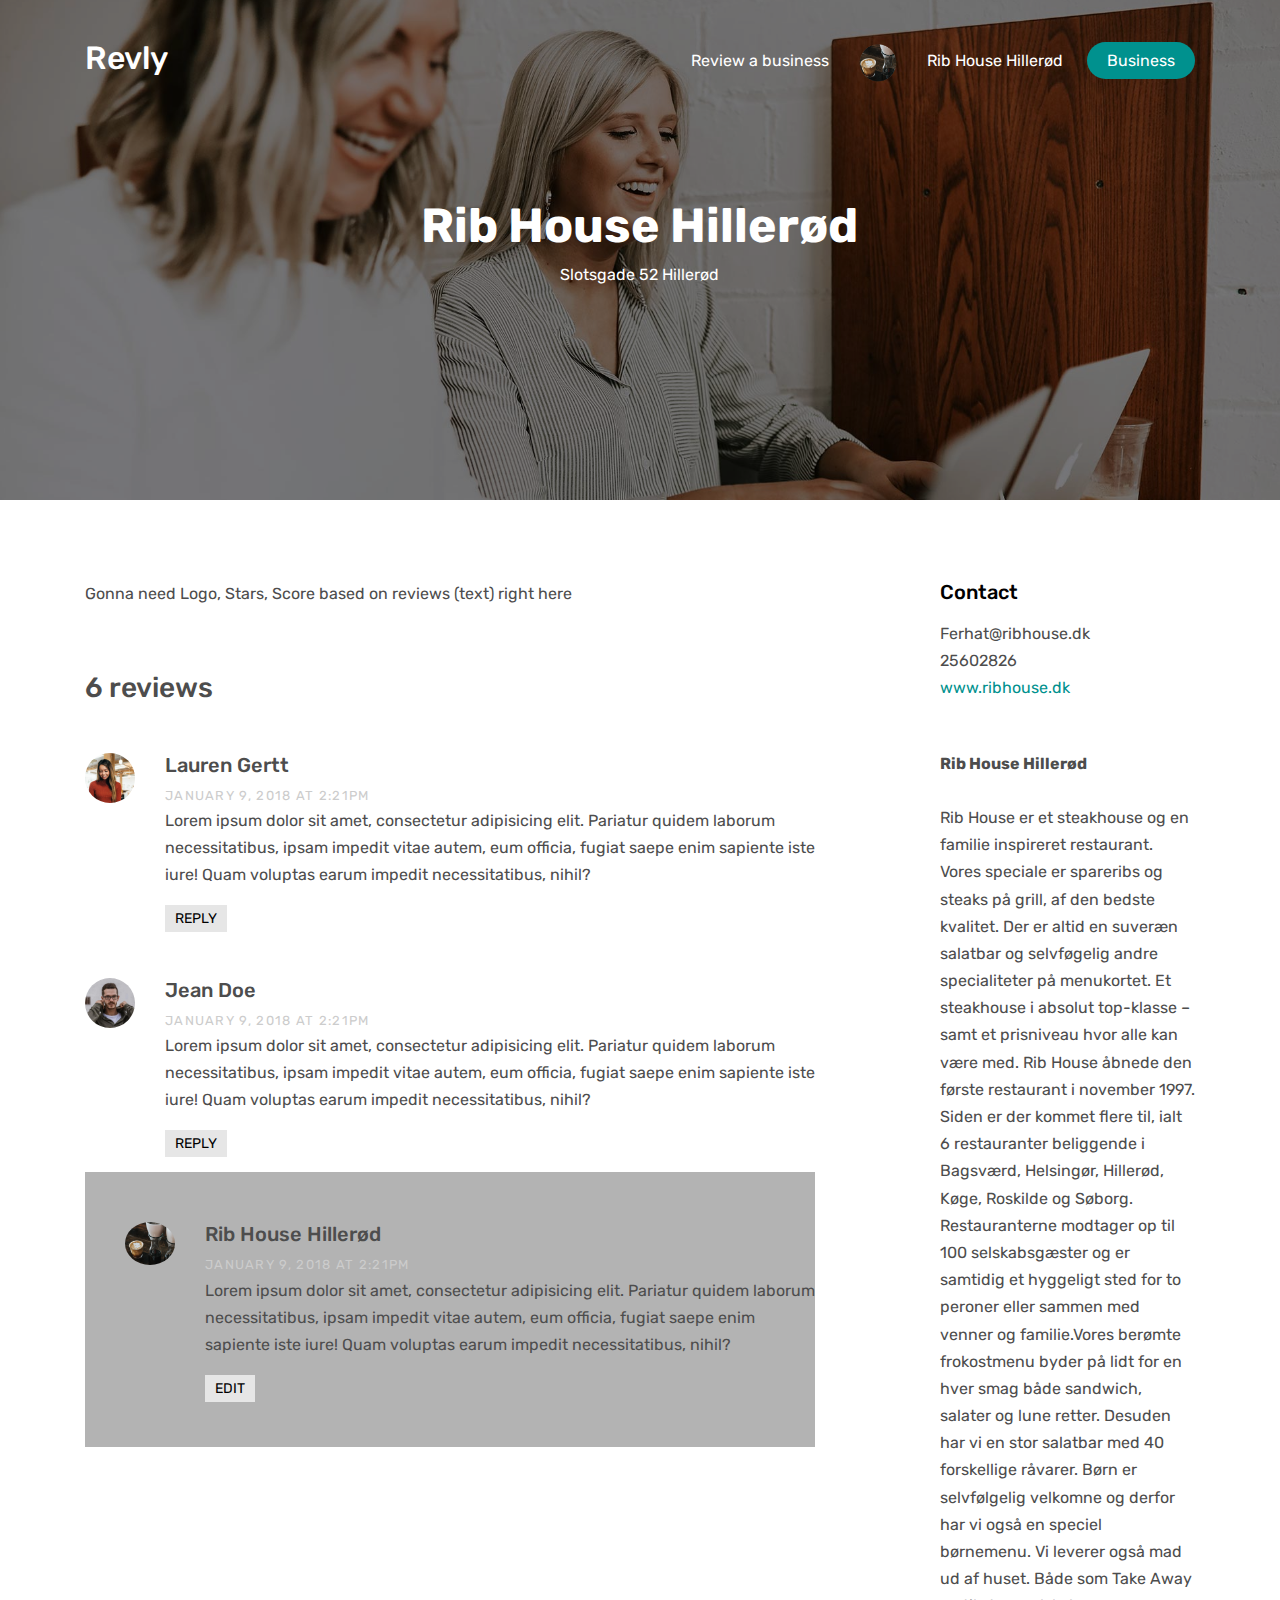
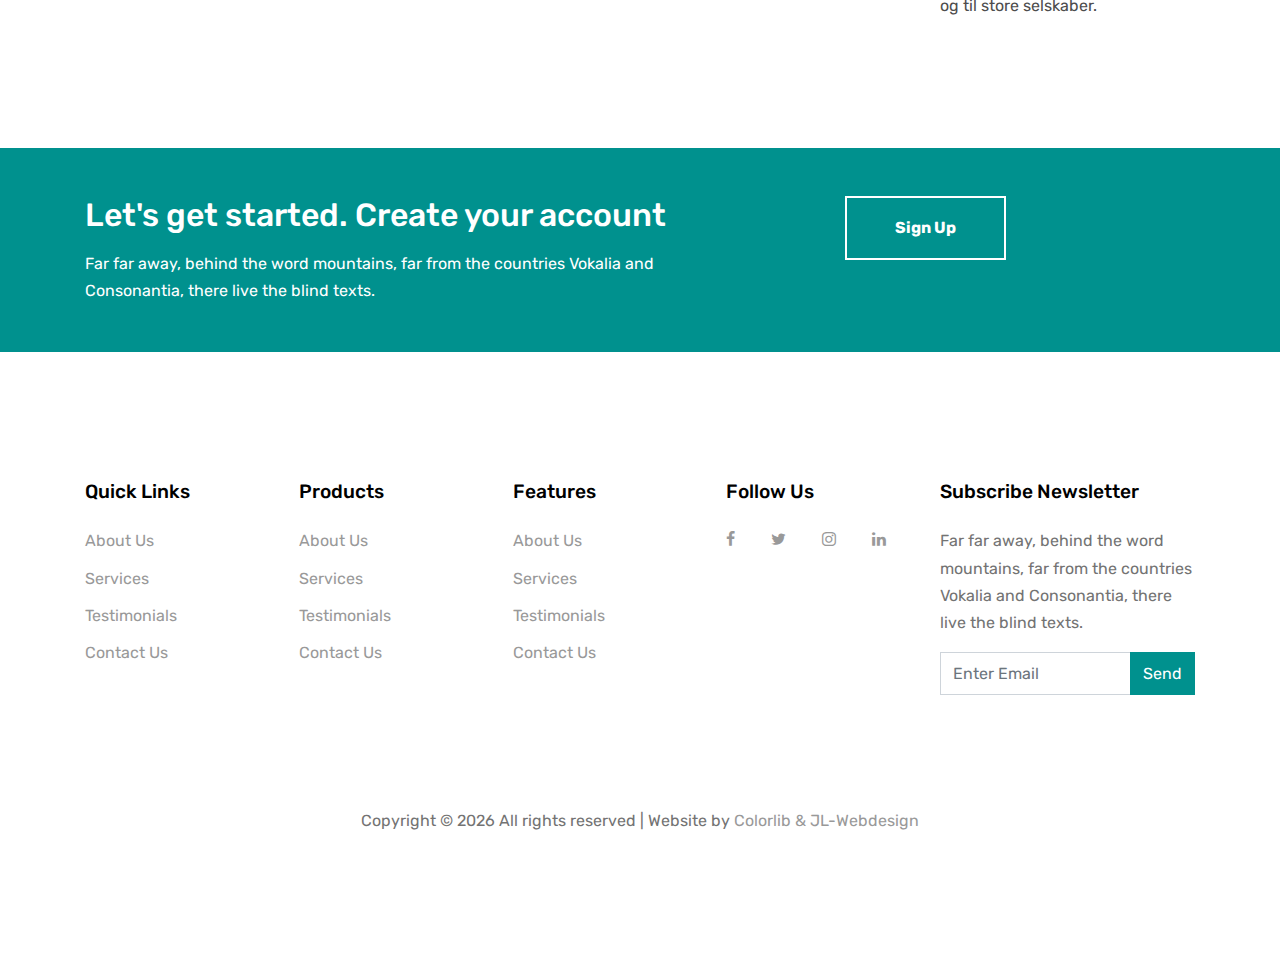
<file: Website (DEV)/2.html>
<!DOCTYPE html>
<html lang="en">

<head>
    <title>Revly</title>
    <meta charset="utf-8">
    <meta name="viewport" content="width=device-width, initial-scale=1, shrink-to-fit=no">

    <link href="https://fonts.googleapis.com/css?family=Rubik:400,700" rel="stylesheet">

    <link rel="stylesheet" href="fonts/icomoon/style.css">

    <link rel="stylesheet" href="css/bootstrap.min.css">
    <link rel="stylesheet" href="css/magnific-popup.css">
    <link rel="stylesheet" href="css/jquery-ui.css">
    <link rel="stylesheet" href="css/owl.carousel.min.css">
    <link rel="stylesheet" href="css/owl.theme.default.min.css">

    <link rel="stylesheet" href="css/bootstrap-datepicker.css">

    <link rel="stylesheet" href="fonts/flaticon/font/flaticon.css">

    <link rel="stylesheet" href="css/aos.css">
    <link rel="stylesheet" href="css/rangeslider.css">

    <link rel="stylesheet" href="css/style.css">

</head>

<body>

    <div class="site-wrap">

        <div class="site-mobile-menu">
            <div class="site-mobile-menu-header">
                <div class="site-mobile-menu-close mt-3">
                    <span class="icon-close2 js-menu-toggle"></span>
                </div>
            </div>
            <div class="site-mobile-menu-body"></div>
        </div>

        <header class="site-navbar" role="banner">

            <div class="container">
                <div class="row align-items-center">

                    <div class="col-11 col-xl-2">
                        <h1 class="mb-0 site-logo"><a href="index.html" class="text-white h2 mb-0">Revly</a></h1>

                    </div>

                    <div class="col-12 col-md-10 d-none d-xl-block">
                        <nav class="site-navigation position-relative text-right" role="navigation">

                            <ul class="site-menu js-clone-nav mr-auto d-none d-lg-block">

                                <li><a href="blog.html"><span>Review a business</span></a></li>
                                <li>
                                    <img class="comment" src="images/3.png" alt="Image" height="50px" width="50px">
                                    <a href="blog.html"><span>Rib House Hillerød</span></a></li>
                                <li class="active"><a href="contact.html"><span>Business</span></a></li>

                        </nav>
                    </div>


                    <div class="d-inline-block d-xl-none ml-md-0 mr-auto py-3" style="position: relative; top: 3px;"><a href="#" class="site-menu-toggle js-menu-toggle text-white"><span class="icon-menu h3"></span></a></div>

                </div>

            </div>
    </div>
    </div>

    </header>



    <div class="site-blocks-cover inner-page-cover overlay" style="background-image: url(images/hero_1.jpg);" data-aos="fade" data-stellar-background-ratio="0.5">
        <div class="container">
            <div class="row align-items-center justify-content-center text-center">

                <div class="col-md-10" data-aos="fade-up" data-aos-delay="400">


                    <div class="row justify-content-center">
                        <div class="col-md-8 text-center">
                            <h1>Rib House Hillerød</h1>
                            <p data-aos="fade-up" data-aos-delay="100">Slotsgade 52 Hillerød</p>
                        </div>
                    </div>


                </div>
            </div>
        </div>
    </div>

    <div class="site-section">
        <div class="container">
            <div class="row">

                <div class="col-md-8">

                    <p>Gonna need Logo, Stars, Score based on reviews (text) right here</p>

                    <div class="pt-5">
                        <h3 class="mb-5">6 reviews</h3>
                        <ul class="comment-list">
                            <li class="comment">
                                <div class="vcard bio">
                                    <img src="images/person_1_sq.jpg" alt="Image">
                                </div>
                                <div class="comment-body">
                                    <h3>Lauren Gertt</h3>
                                    <div class="meta">January 9, 2018 at 2:21pm</div>
                                    <p>Lorem ipsum dolor sit amet, consectetur adipisicing elit. Pariatur quidem laborum necessitatibus, ipsam impedit vitae autem, eum officia, fugiat saepe enim sapiente iste iure! Quam voluptas earum impedit necessitatibus,
                                        nihil?
                                    </p>
                                    <p><a href="#" class="reply">Reply</a></p>
                                </div>
                            </li>

                            <li class="comment">
                                <div class="vcard bio">
                                    <img src="images/comment_vcard.jpg" alt="Image placeholder">
                                </div>
                                <div class="comment-body">
                                    <h3>Jean Doe</h3>
                                    <div class="meta">January 9, 2018 at 2:21pm</div>
                                    <p>Lorem ipsum dolor sit amet, consectetur adipisicing elit. Pariatur quidem laborum necessitatibus, ipsam impedit vitae autem, eum officia, fugiat saepe enim sapiente iste iure! Quam voluptas earum impedit necessitatibus,
                                        nihil?
                                    </p>
                                    <p><a href="#" class="reply">Reply</a></p>
                                </div>

                                <ul class="children">
                                    <li class="comment">
                                        <div class="vcard bio">
                                            <img src="images/img_4.jpg" alt="Image placeholder">
                                        </div>
                                        <div class="comment-body">
                                            <h3>Rib House Hillerød</h3>
                                            <div class="meta">January 9, 2018 at 2:21pm</div>
                                            <p>Lorem ipsum dolor sit amet, consectetur adipisicing elit. Pariatur quidem laborum necessitatibus, ipsam impedit vitae autem, eum officia, fugiat saepe enim sapiente iste iure! Quam voluptas earum impedit necessitatibus,
                                                nihil?
                                            </p>
                                            <p><a href="#" class="reply">Edit</a></p>
                                        </div>



                                    </li>
                                </ul>
                            </li>


                        </ul>
                        <!-- END comment-list -->

                        <!--<div class="comment-form-wrap pt-5">
                            <h3 class="mb-5">Leave a comment</h3>
                            <form action="#" class="p-5 bg-light">
                                <div class="form-group">
                                    <label for="name">Name *</label>
                                    <input type="text" class="form-control" id="name">
                                </div>
                                <div class="form-group">
                                    <label for="email">Email *</label>
                                    <input type="email" class="form-control" id="email">
                                </div>
                                <div class="form-group">
                                    <label for="website">Website</label>
                                    <input type="url" class="form-control" id="website">
                                </div>

                                <div class="form-group">
                                    <label for="message">Message</label>
                                    <textarea name="" id="message" cols="30" rows="10" class="form-control"></textarea>
                                </div>
                                <div class="form-group">
                                    <input type="submit" value="Post Comment" class="btn btn-primary text-white btn-md">
                                </div>

                            </form>
                        </div>-->
                    </div>


                </div>

                <div class="col-md-3 ml-auto">
                    <div class="mb-5">
                        <h3 class="h5 text-black mb-3">Contact</h3>
                        <p>Ferhat@ribhouse.dk<br>25602826<br><a href="">www.ribhouse.dk</a></p>
                        <!--
                        <form action="#" method="post">
                            <div class="form-group d-flex">
                                <input type="text" class="form-control" placeholder="Search keyword and hit enter...">
                            </div>
                        </form>-->
                    </div>

                    <div class="mb-5">
                        <p><b>Rib House Hillerød</b><br><br>Rib House er et steakhouse og en familie inspireret restaurant. Vores speciale er spareribs og steaks på grill, af den bedste kvalitet. Der er altid en suveræn salatbar og selvføgelig andre specialiteter
                            på menukortet. Et steakhouse i absolut top-klasse – samt et prisniveau hvor alle kan være med. Rib House åbnede den første restaurant i november 1997. Siden er der kommet flere til, ialt 6 restauranter beliggende i Bagsværd,
                            Helsingør, Hillerød, Køge, Roskilde og Søborg. Restauranterne modtager op til 100 selskabsgæster og er samtidig et hyggeligt sted for to peroner eller sammen med venner og familie.Vores berømte frokostmenu byder på lidt for
                            en hver smag både sandwich, salater og lune retter. Desuden har vi en stor salatbar med 40 forskellige råvarer. Børn er selvfølgelig velkomne og derfor har vi også en speciel børnemenu. Vi leverer også mad ud af huset. Både
                            som Take Away og til store selskaber.
                        </p>
                    </div>



                </div>

            </div>
        </div>
    </div>


    <div class="py-5 bg-primary">
        <div class="container">
            <div class="row">
                <div class="col-lg-7 mr-auto mb-4 mb-lg-0">
                    <h2 class="mb-3 mt-0 text-white">Let's get started. Create your account</h2>
                    <p class="mb-0 text-white">Far far away, behind the word mountains, far from the countries Vokalia and Consonantia, there live the blind texts.</p>
                </div>
                <div class="col-lg-4">
                    <p class="mb-0"><a href="signup.html" class="btn btn-outline-white text-white btn-md px-5 font-weight-bold btn-md-block">Sign Up</a></p>
                </div>
            </div>
        </div>
    </div>

    <footer class="site-footer">
        <div class="container">
            <div class="row">
                <div class="col-md-9">
                    <div class="row">
                        <div class="col-md-6 mb-5 mb-lg-0 col-lg-3">
                            <h2 class="footer-heading mb-4">Quick Links</h2>
                            <ul class="list-unstyled">
                                <li><a href="#">About Us</a></li>
                                <li><a href="#">Services</a></li>
                                <li><a href="#">Testimonials</a></li>
                                <li><a href="#">Contact Us</a></li>
                            </ul>
                        </div>
                        <div class="col-md-6 mb-5 mb-lg-0 col-lg-3">
                            <h2 class="footer-heading mb-4">Products</h2>
                            <ul class="list-unstyled">
                                <li><a href="#">About Us</a></li>
                                <li><a href="#">Services</a></li>
                                <li><a href="#">Testimonials</a></li>
                                <li><a href="#">Contact Us</a></li>
                            </ul>
                        </div>
                        <div class="col-md-6 mb-5 mb-lg-0 col-lg-3">
                            <h2 class="footer-heading mb-4">Features</h2>
                            <ul class="list-unstyled">
                                <li><a href="#">About Us</a></li>
                                <li><a href="#">Services</a></li>
                                <li><a href="#">Testimonials</a></li>
                                <li><a href="#">Contact Us</a></li>
                            </ul>
                        </div>
                        <div class="col-md-6 mb-5 mb-lg-0 col-lg-3">
                            <h2 class="footer-heading mb-4">Follow Us</h2>
                            <a href="#" class="pl-0 pr-3"><span class="icon-facebook"></span></a>
                            <a href="#" class="pl-3 pr-3"><span class="icon-twitter"></span></a>
                            <a href="#" class="pl-3 pr-3"><span class="icon-instagram"></span></a>
                            <a href="#" class="pl-3 pr-3"><span class="icon-linkedin"></span></a>
                        </div>
                    </div>
                </div>
                <div class="col-lg-3">
                    <h2 class="footer-heading mb-4">Subscribe Newsletter</h2>
                    <p>Far far away, behind the word mountains, far from the countries Vokalia and Consonantia, there live the blind texts.</p>
                    <form action="#" method="post">
                        <div class="input-group mb-3">
                            <input type="text" class="form-control bg-transparent" placeholder="Enter Email" aria-label="Enter Email" aria-describedby="button-addon2">
                            <div class="input-group-append">
                                <button class="btn btn-primary text-white" type="button" id="button-addon2">Send</button>
                            </div>
                        </div>
                    </form>
                </div>
            </div>
            <div class="row pt-5 mt-5">
                <div class="col-12 text-md-center text-left">
                    <p>
                        Copyright &copy;
                        <script>
                            document.write(new Date().getFullYear());
                        </script> All rights reserved | Website by <a href="https://colorlib.com" target="_blank">Colorlib </a><a href="https://colorlib.com" target="_blank">& JL-Webdesign</a>
                    </p>
                </div>
            </div>
        </div>
    </footer>
    </div>

    <script src="js/jquery-3.3.1.min.js"></script>
    <script src="js/jquery-migrate-3.0.1.min.js"></script>
    <script src="js/jquery-ui.js"></script>
    <script src="js/popper.min.js"></script>
    <script src="js/bootstrap.min.js"></script>
    <script src="js/owl.carousel.min.js"></script>
    <script src="js/jquery.stellar.min.js"></script>
    <script src="js/jquery.countdown.min.js"></script>
    <script src="js/jquery.magnific-popup.min.js"></script>
    <script src="js/bootstrap-datepicker.min.js"></script>
    <script src="js/aos.js"></script>
    <script src="js/rangeslider.min.js"></script>

    <script src="js/main.js"></script>

</body>

</html>
</file>
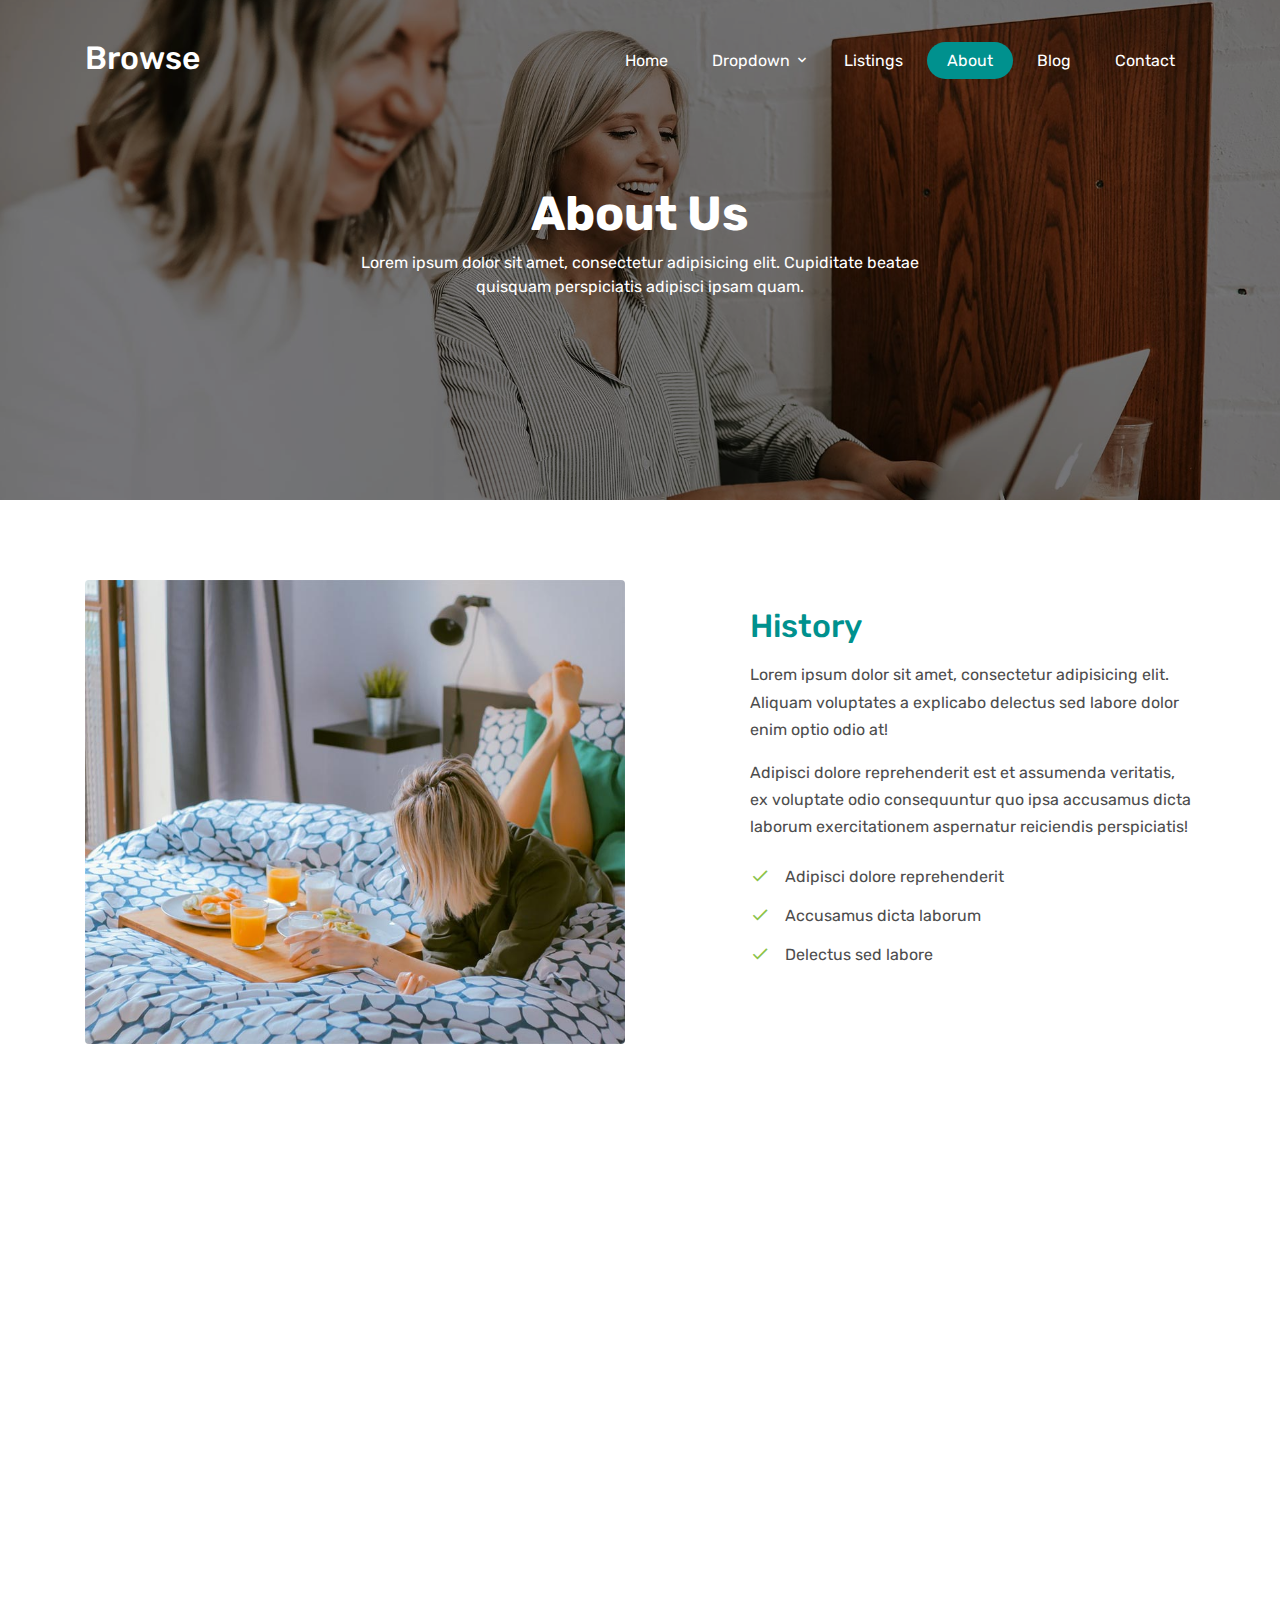
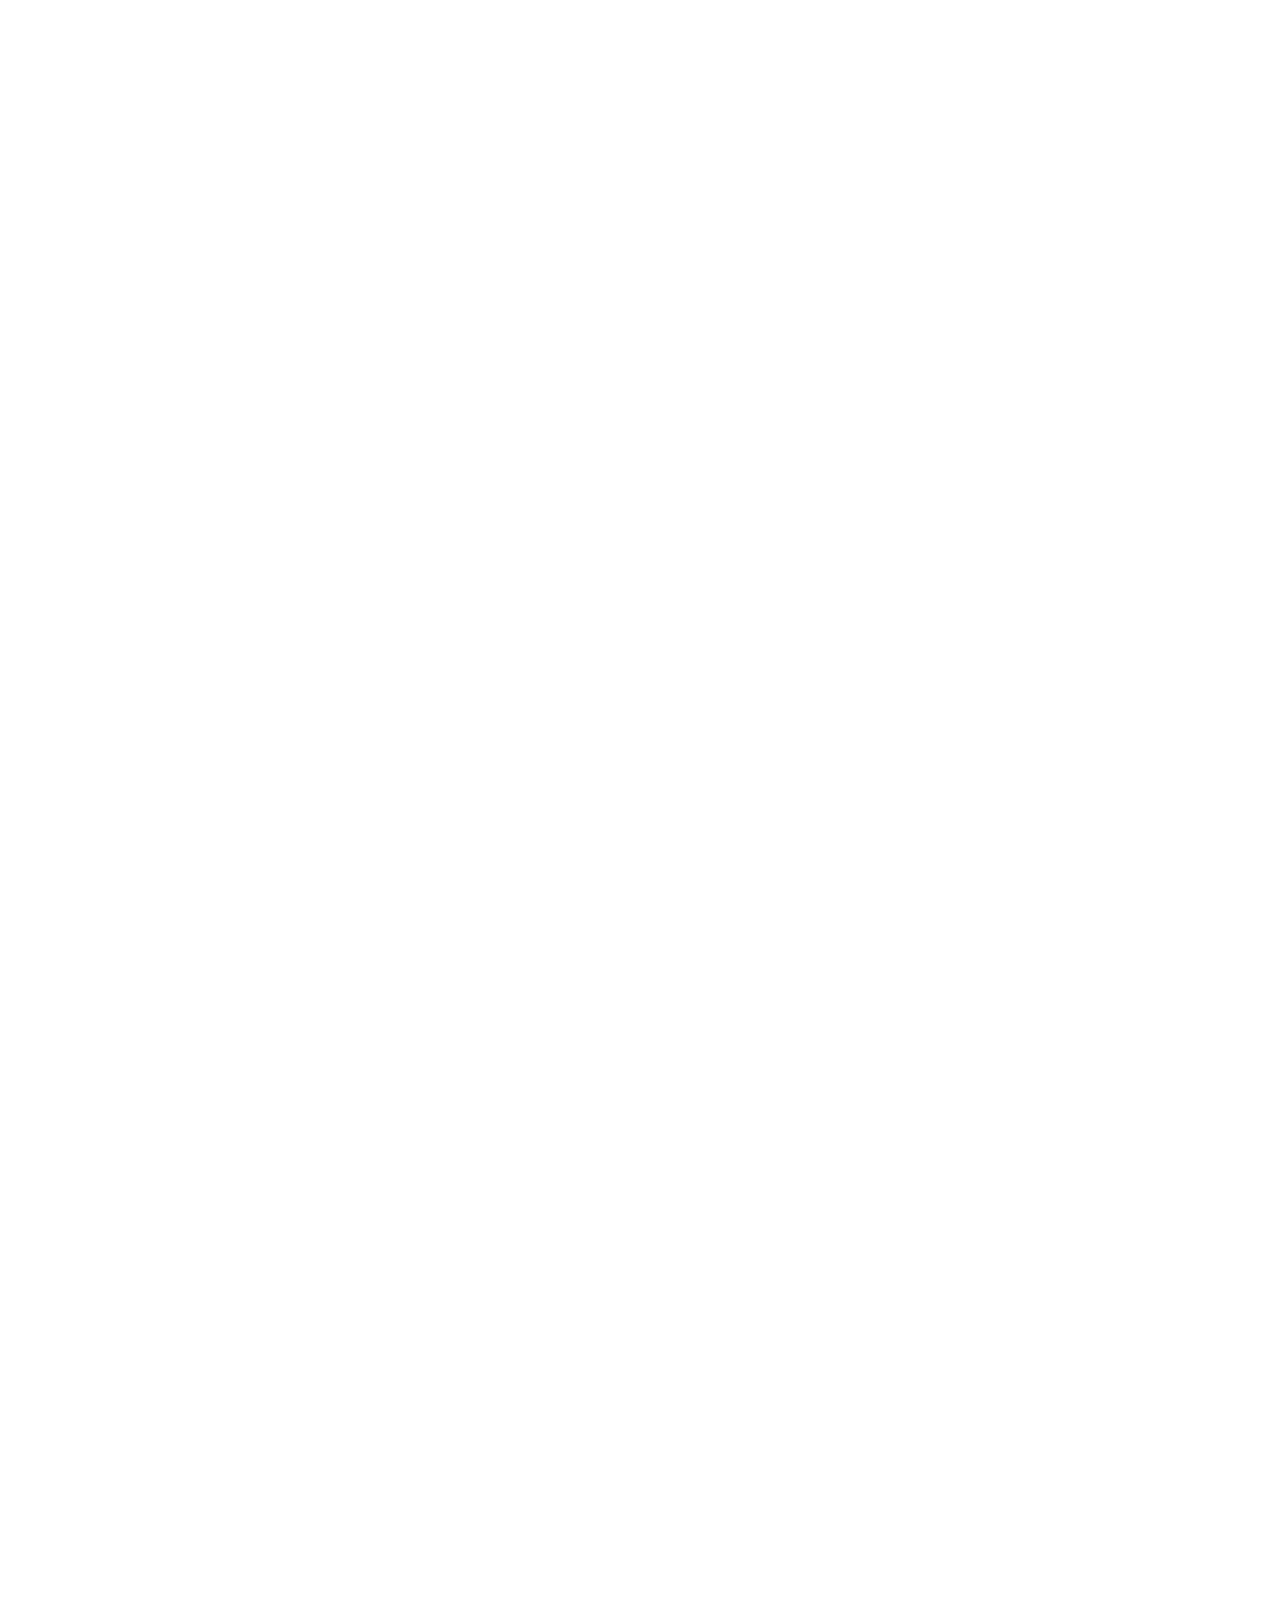
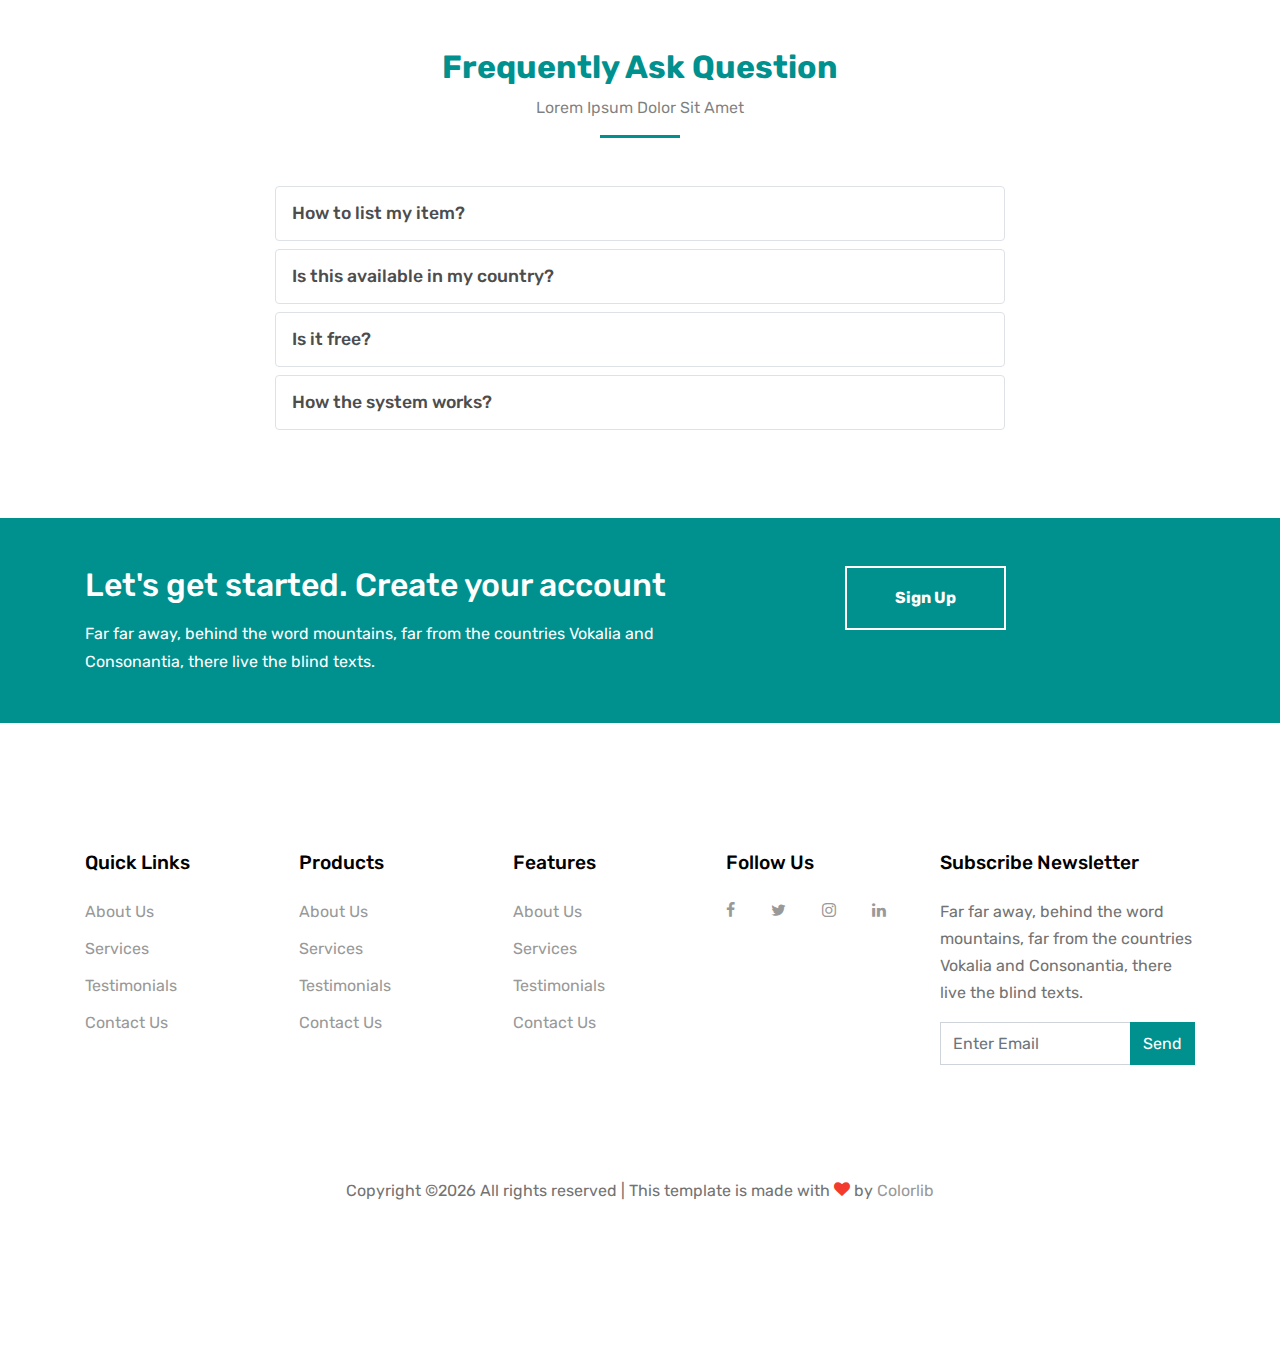
<file: Website (DEV)/about.html>
<!DOCTYPE html>
<html lang="en">
  <head>
    <title>Browse &mdash; Website Template by Colorlib</title>
    <meta charset="utf-8">
    <meta name="viewport" content="width=device-width, initial-scale=1, shrink-to-fit=no">

    <link href="https://fonts.googleapis.com/css?family=Rubik:400,700" rel="stylesheet">

    <link rel="stylesheet" href="fonts/icomoon/style.css">

    <link rel="stylesheet" href="css/bootstrap.min.css">
    <link rel="stylesheet" href="css/magnific-popup.css">
    <link rel="stylesheet" href="css/jquery-ui.css">
    <link rel="stylesheet" href="css/owl.carousel.min.css">
    <link rel="stylesheet" href="css/owl.theme.default.min.css">

    <link rel="stylesheet" href="css/bootstrap-datepicker.css">

    <link rel="stylesheet" href="fonts/flaticon/font/flaticon.css">

    <link rel="stylesheet" href="css/aos.css">
    <link rel="stylesheet" href="css/rangeslider.css">

    <link rel="stylesheet" href="css/style.css">
    
  </head>
  <body>
  
  <div class="site-wrap">

    <div class="site-mobile-menu">
      <div class="site-mobile-menu-header">
        <div class="site-mobile-menu-close mt-3">
          <span class="icon-close2 js-menu-toggle"></span>
        </div>
      </div>
      <div class="site-mobile-menu-body"></div>
    </div>
    
    <header class="site-navbar" role="banner">

      <div class="container">
        <div class="row align-items-center">
          
          <div class="col-11 col-xl-2">
            <h1 class="mb-0 site-logo"><a href="index.html" class="text-white h2 mb-0">Browse</a></h1>
          </div>
          <div class="col-12 col-md-10 d-none d-xl-block">
            <nav class="site-navigation position-relative text-right" role="navigation">

              <ul class="site-menu js-clone-nav mr-auto d-none d-lg-block">
                <li><a href="index.html"><span>Home</span></a></li>
                <li class="has-children">
                  <a href="about.html"><span>Dropdown</span></a>
                  <ul class="dropdown arrow-top">
                    <li><a href="#">Menu One</a></li>
                    <li><a href="#">Menu Two</a></li>
                    <li><a href="#">Menu Three</a></li>
                    <li class="has-children">
                      <a href="#">Dropdown</a>
                      <ul class="dropdown">
                        <li><a href="#">Menu One</a></li>
                        <li><a href="#">Menu Two</a></li>
                        <li><a href="#">Menu Three</a></li>
                        <li><a href="#">Menu Four</a></li>
                      </ul>
                    </li>
                  </ul>
                </li>
                <li><a href="listings.html"><span>Listings</span></a></li>
                <li class="active"><a href="about.html"><span>About</span></a></li>
                <li><a href="blog.html"><span>Blog</span></a></li>
                <li><a href="contact.html"><span>Contact</span></a></li>
              </ul>
            </nav>
          </div>


          <div class="d-inline-block d-xl-none ml-md-0 mr-auto py-3" style="position: relative; top: 3px;"><a href="#" class="site-menu-toggle js-menu-toggle text-white"><span class="icon-menu h3"></span></a></div>

          </div>

        </div>
      </div>
      
    </header>

  

    <div class="site-blocks-cover inner-page-cover overlay" style="background-image: url(images/hero_1.jpg);" data-aos="fade" data-stellar-background-ratio="0.5">
      <div class="container">
        <div class="row align-items-center justify-content-center text-center">

          <div class="col-md-10" data-aos="fade-up" data-aos-delay="400">
            
            
            <div class="row justify-content-center">
              <div class="col-md-8 text-center">
                <h1>About Us</h1>
                <p data-aos="fade-up" data-aos-delay="100">Lorem ipsum dolor sit amet, consectetur adipisicing elit. Cupiditate beatae quisquam perspiciatis adipisci ipsam quam.</p>
              </div>
            </div>

            
          </div>
        </div>
      </div>
    </div>  

    <div class="site-section">
      <div class="container">
        <div class="row align-items-center">
          <div class="col-md-6">
            <img src="images/img_1.jpg" alt="Image" class="img-fluid rounded">
          </div>
          <div class="col-md-5 ml-auto">
            <h2 class="text-primary mb-3">History</h2>
            <p>Lorem ipsum dolor sit amet, consectetur adipisicing elit. Aliquam voluptates a explicabo delectus sed labore dolor enim optio odio at!</p>
            <p class="mb-4">Adipisci dolore reprehenderit est et assumenda veritatis, ex voluptate odio consequuntur quo ipsa accusamus dicta laborum exercitationem aspernatur reiciendis perspiciatis!</p>

            <ul class="ul-check list-unstyled success">
              <li>Adipisci dolore reprehenderit</li>
              <li>Accusamus dicta laborum</li>
              <li>Delectus sed labore</li>
            </ul>
          </div>
        </div>
      </div>
    </div>
    
    
    

    <div class="site-section "  data-aos="fade">
      <div class="container">
        <div class="row mb-5">
          <div class="col-md-8" >
            <h3>Far far away, behind the word mountains, far from the countries Vokalia and Consonantia, there live the blind texts.</h3>
          </div>
        </div>
        <div class="row mb-3">
          <div class="col-md-4 mx-auto">
            <h3>Who We Are</h3>
          </div>
        </div>
        <div class="row mb-5">
          <div class="col-md-4 ml-auto">
            <p>Far far away, behind the word mountains, far from the countries Vokalia and Consonantia, there live the blind texts. Separated they live in Bookmarksgrove right at the coast of the Semantics, a large language ocean.</p>
          </div>
          <div class="col-md-4">
            <p>A small river named Duden flows by their place and supplies it with the necessary regelialia. It is a paradisematic country, in which roasted parts of sentences fly into your mouth.</p>
          </div>
        </div>

        <div class="row mb-5">
          <div class="col-md-4 text-left border-primary">
            <h2 class="font-weight-light text-primary">Our Team</h2>
            <p class="color-black-opacity-5">Separated they live in Bookmarksgrove right at the coast of the Semantics, a large language ocean.</p>
          </div>
        </div>
        <div class="row">
          <div class="col-md-6 col-lg-6 mb-4 mb-lg-5">
            <img src="images/person_1.jpg" alt="Image" class="img-fluid mb-3">
            <h3 class="h4">Susan Horton</h3>
            <p class="caption text-primary">Founder</p>
            <p>Far far away, behind the word mountains, far from the countries Vokalia and Consonantia, there live the blind texts. Separated they live in Bookmarksgrove right at the coast of the Semantics, a large language ocean.</p>
          </div>
          <div class="col-md-6 col-lg-6 mb-4 mb-lg-5 mt-md-5">
            <img src="images/person_2.jpg" alt="Image" class="img-fluid mb-3">
            <h3 class="h4">Jonathan Kennedy</h3>
            <p class="caption text-primary">Founder</p>
            <p>A small river named Duden flows by their place and supplies it with the necessary regelialia. It is a paradisematic country, in which roasted parts of sentences fly into your mouth.</p>
          </div>
          <div class="col-md-6 col-lg-6 mb-4 mb-lg-5">
            <img src="images/person_3.jpg" alt="Image" class="img-fluid mb-3">
            <h3 class="h4">Gordon Meyer</h3>
            <p class="caption text-primary">Lead Developer</p>
          </div>
          <div class="col-md-6 col-lg-6 mb-4 mb-lg-5 mt-md-5">
            <img src="images/person_4.jpg" alt="Image" class="img-fluid mb-3">
            <h3 class="h4">Doug Hale Kennedy</h3>
            <p class="caption text-primary">ProjectManager</p>
          </div>
        </div>

      </div>
    </div>

    
    
    <div class="site-section">
      <div class="container">
        <div class="row justify-content-center mb-5">
          <div class="col-md-7 text-center border-primary">
            <h2 class="font-weight-light text-primary">Frequently Ask Question</h2>
            <p class="color-black-opacity-5">Lorem Ipsum Dolor Sit Amet</p>
          </div>
        </div>


        <div class="row justify-content-center">
          <div class="col-8">
            <div class="border p-3 rounded mb-2">
              <a data-toggle="collapse" href="#collapse-1" role="button" aria-expanded="false" aria-controls="collapse-1" class="accordion-item h5 d-block mb-0">How to list my item?</a>

              <div class="collapse" id="collapse-1">
                <div class="pt-2">
                  <p class="mb-0">Lorem ipsum dolor sit amet, consectetur adipisicing elit. Corrupti esse voluptates deleniti, ratione, suscipit quam cumque beatae, enim mollitia voluptatum velit excepturi possimus odio dolore molestiae officiis aspernatur provident praesentium.</p>
                </div>
              </div>
            </div>

            <div class="border p-3 rounded mb-2">
              <a data-toggle="collapse" href="#collapse-4" role="button" aria-expanded="false" aria-controls="collapse-4" class="accordion-item h5 d-block mb-0">Is this available in my country?</a>

              <div class="collapse" id="collapse-4">
                <div class="pt-2">
                  <p class="mb-0">Lorem ipsum dolor sit amet, consectetur adipisicing elit. Corrupti esse voluptates deleniti, ratione, suscipit quam cumque beatae, enim mollitia voluptatum velit excepturi possimus odio dolore molestiae officiis aspernatur provident praesentium.</p>
                </div>
              </div>
            </div>

            <div class="border p-3 rounded mb-2">
              <a data-toggle="collapse" href="#collapse-2" role="button" aria-expanded="false" aria-controls="collapse-2" class="accordion-item h5 d-block mb-0">Is it free?</a>

              <div class="collapse" id="collapse-2">
                <div class="pt-2">
                  <p class="mb-0">Lorem ipsum dolor sit amet, consectetur adipisicing elit. Corrupti esse voluptates deleniti, ratione, suscipit quam cumque beatae, enim mollitia voluptatum velit excepturi possimus odio dolore molestiae officiis aspernatur provident praesentium.</p>
                </div>
              </div>
            </div>

            <div class="border p-3 rounded mb-2">
              <a data-toggle="collapse" href="#collapse-3" role="button" aria-expanded="false" aria-controls="collapse-3" class="accordion-item h5 d-block mb-0">How the system works?</a>

              <div class="collapse" id="collapse-3">
                <div class="pt-2">
                  <p class="mb-0">Lorem ipsum dolor sit amet, consectetur adipisicing elit. Corrupti esse voluptates deleniti, ratione, suscipit quam cumque beatae, enim mollitia voluptatum velit excepturi possimus odio dolore molestiae officiis aspernatur provident praesentium.</p>
                </div>
              </div>
            </div>
          </div>
          
        </div>
        
      </div>
    </div>

    
    <div class="py-5 bg-primary">
      <div class="container">
        <div class="row">
          <div class="col-lg-7 mr-auto mb-4 mb-lg-0">
            <h2 class="mb-3 mt-0 text-white">Let's get started. Create your account</h2>
            <p class="mb-0 text-white">Far far away, behind the word mountains, far from the countries Vokalia and Consonantia, there live the blind texts.</p>
          </div>
          <div class="col-lg-4">
            <p class="mb-0"><a href="signup.html" class="btn btn-outline-white text-white btn-md px-5 font-weight-bold btn-md-block">Sign Up</a></p>
          </div>
        </div>
      </div>
    </div>
    
    <footer class="site-footer">
      <div class="container">
        <div class="row">
          <div class="col-md-9">
            <div class="row">
              <div class="col-md-6 mb-5 mb-lg-0 col-lg-3">
                <h2 class="footer-heading mb-4">Quick Links</h2>
                <ul class="list-unstyled">
                  <li><a href="#">About Us</a></li>
                  <li><a href="#">Services</a></li>
                  <li><a href="#">Testimonials</a></li>
                  <li><a href="#">Contact Us</a></li>
                </ul>
              </div>
              <div class="col-md-6 mb-5 mb-lg-0 col-lg-3">
                <h2 class="footer-heading mb-4">Products</h2>
                <ul class="list-unstyled">
                  <li><a href="#">About Us</a></li>
                  <li><a href="#">Services</a></li>
                  <li><a href="#">Testimonials</a></li>
                  <li><a href="#">Contact Us</a></li>
                </ul>
              </div>
              <div class="col-md-6 mb-5 mb-lg-0 col-lg-3">
                <h2 class="footer-heading mb-4">Features</h2>
                <ul class="list-unstyled">
                  <li><a href="#">About Us</a></li>
                  <li><a href="#">Services</a></li>
                  <li><a href="#">Testimonials</a></li>
                  <li><a href="#">Contact Us</a></li>
                </ul>
              </div>
              <div class="col-md-6 mb-5 mb-lg-0 col-lg-3">
                <h2 class="footer-heading mb-4">Follow Us</h2>
                <a href="#" class="pl-0 pr-3"><span class="icon-facebook"></span></a>
                <a href="#" class="pl-3 pr-3"><span class="icon-twitter"></span></a>
                <a href="#" class="pl-3 pr-3"><span class="icon-instagram"></span></a>
                <a href="#" class="pl-3 pr-3"><span class="icon-linkedin"></span></a>
              </div>
            </div>
          </div>
          <div class="col-lg-3">
            <h2 class="footer-heading mb-4">Subscribe Newsletter</h2>
            <p>Far far away, behind the word mountains, far from the countries Vokalia and Consonantia, there live the blind texts.</p>
            <form action="#" method="post">
              <div class="input-group mb-3">
                <input type="text" class="form-control bg-transparent" placeholder="Enter Email" aria-label="Enter Email" aria-describedby="button-addon2">
                <div class="input-group-append">
                  <button class="btn btn-primary text-white" type="button" id="button-addon2">Send</button>
                </div>
              </div>
            </form>
          </div>
        </div>
        <div class="row pt-5 mt-5">
          <div class="col-12 text-md-center text-left">
            <p>
            <!-- Link back to Colorlib can't be removed. Template is licensed under CC BY 3.0. -->
            Copyright &copy;<script>document.write(new Date().getFullYear());</script> All rights reserved | This template is made with <i class="icon-heart text-danger" aria-hidden="true"></i> by <a href="https://colorlib.com" target="_blank" >Colorlib</a>
            <!-- Link back to Colorlib can't be removed. Template is licensed under CC BY 3.0. -->
            </p>
          </div>
        </div>
      </div>
    </footer>
  </div>

  <script src="js/jquery-3.3.1.min.js"></script>
  <script src="js/jquery-migrate-3.0.1.min.js"></script>
  <script src="js/jquery-ui.js"></script>
  <script src="js/popper.min.js"></script>
  <script src="js/bootstrap.min.js"></script>
  <script src="js/owl.carousel.min.js"></script>
  <script src="js/jquery.stellar.min.js"></script>
  <script src="js/jquery.countdown.min.js"></script>
  <script src="js/jquery.magnific-popup.min.js"></script>
  <script src="js/bootstrap-datepicker.min.js"></script>
  <script src="js/aos.js"></script>
  <script src="js/rangeslider.min.js"></script>
  
  <script src="js/main.js"></script>
  
  </body>
</html>
</file>
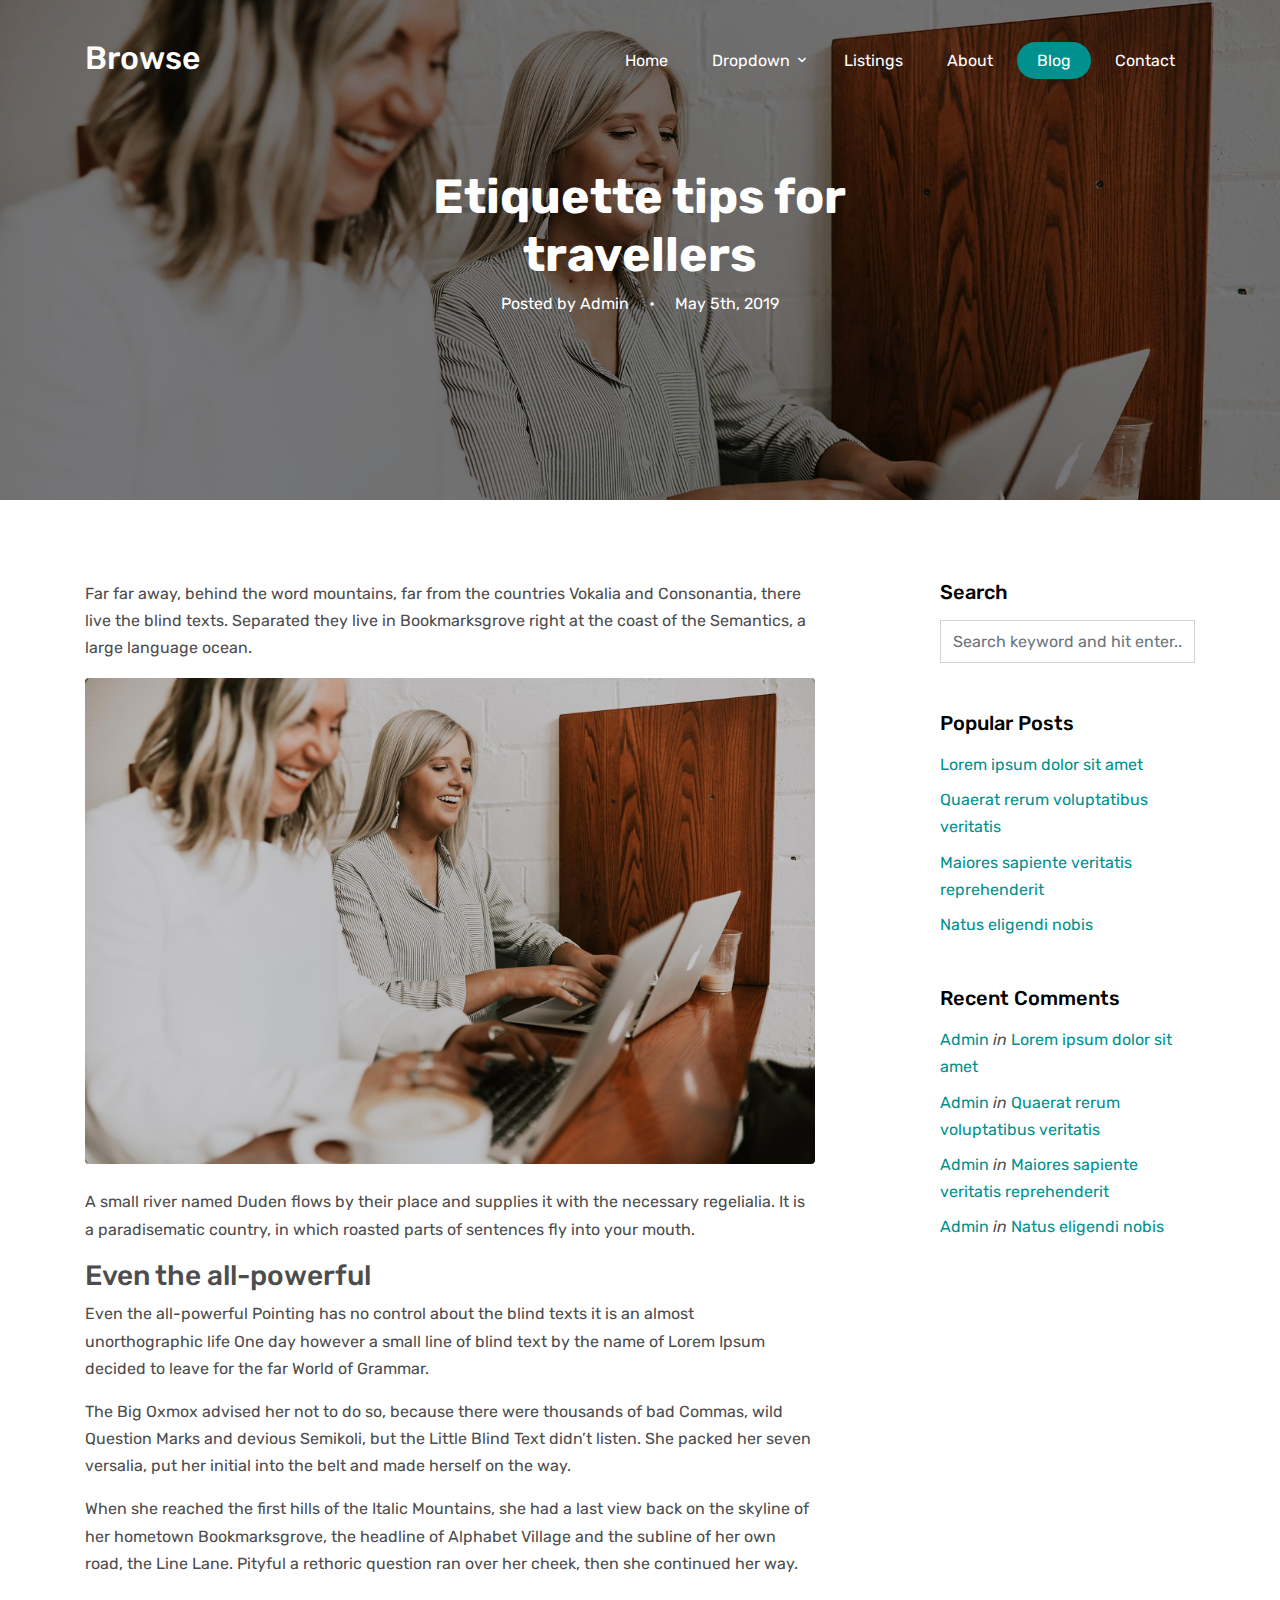
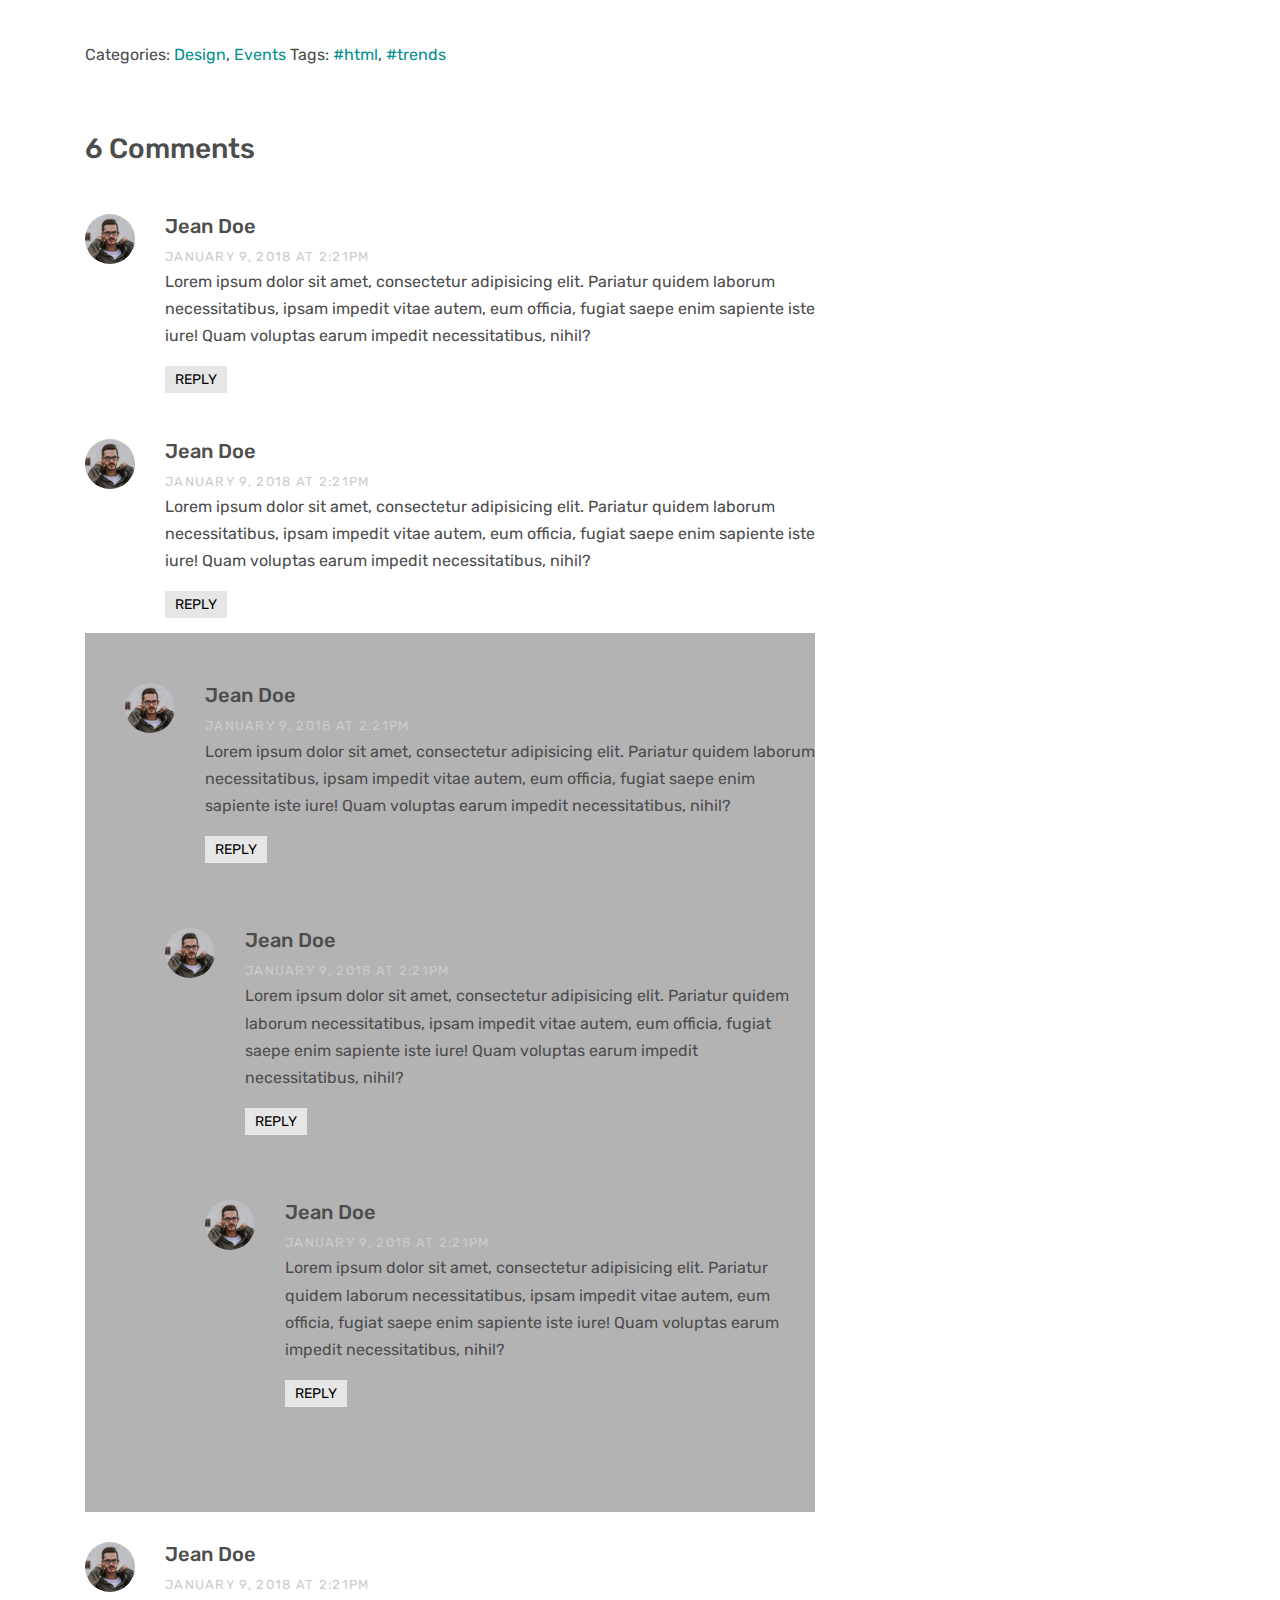
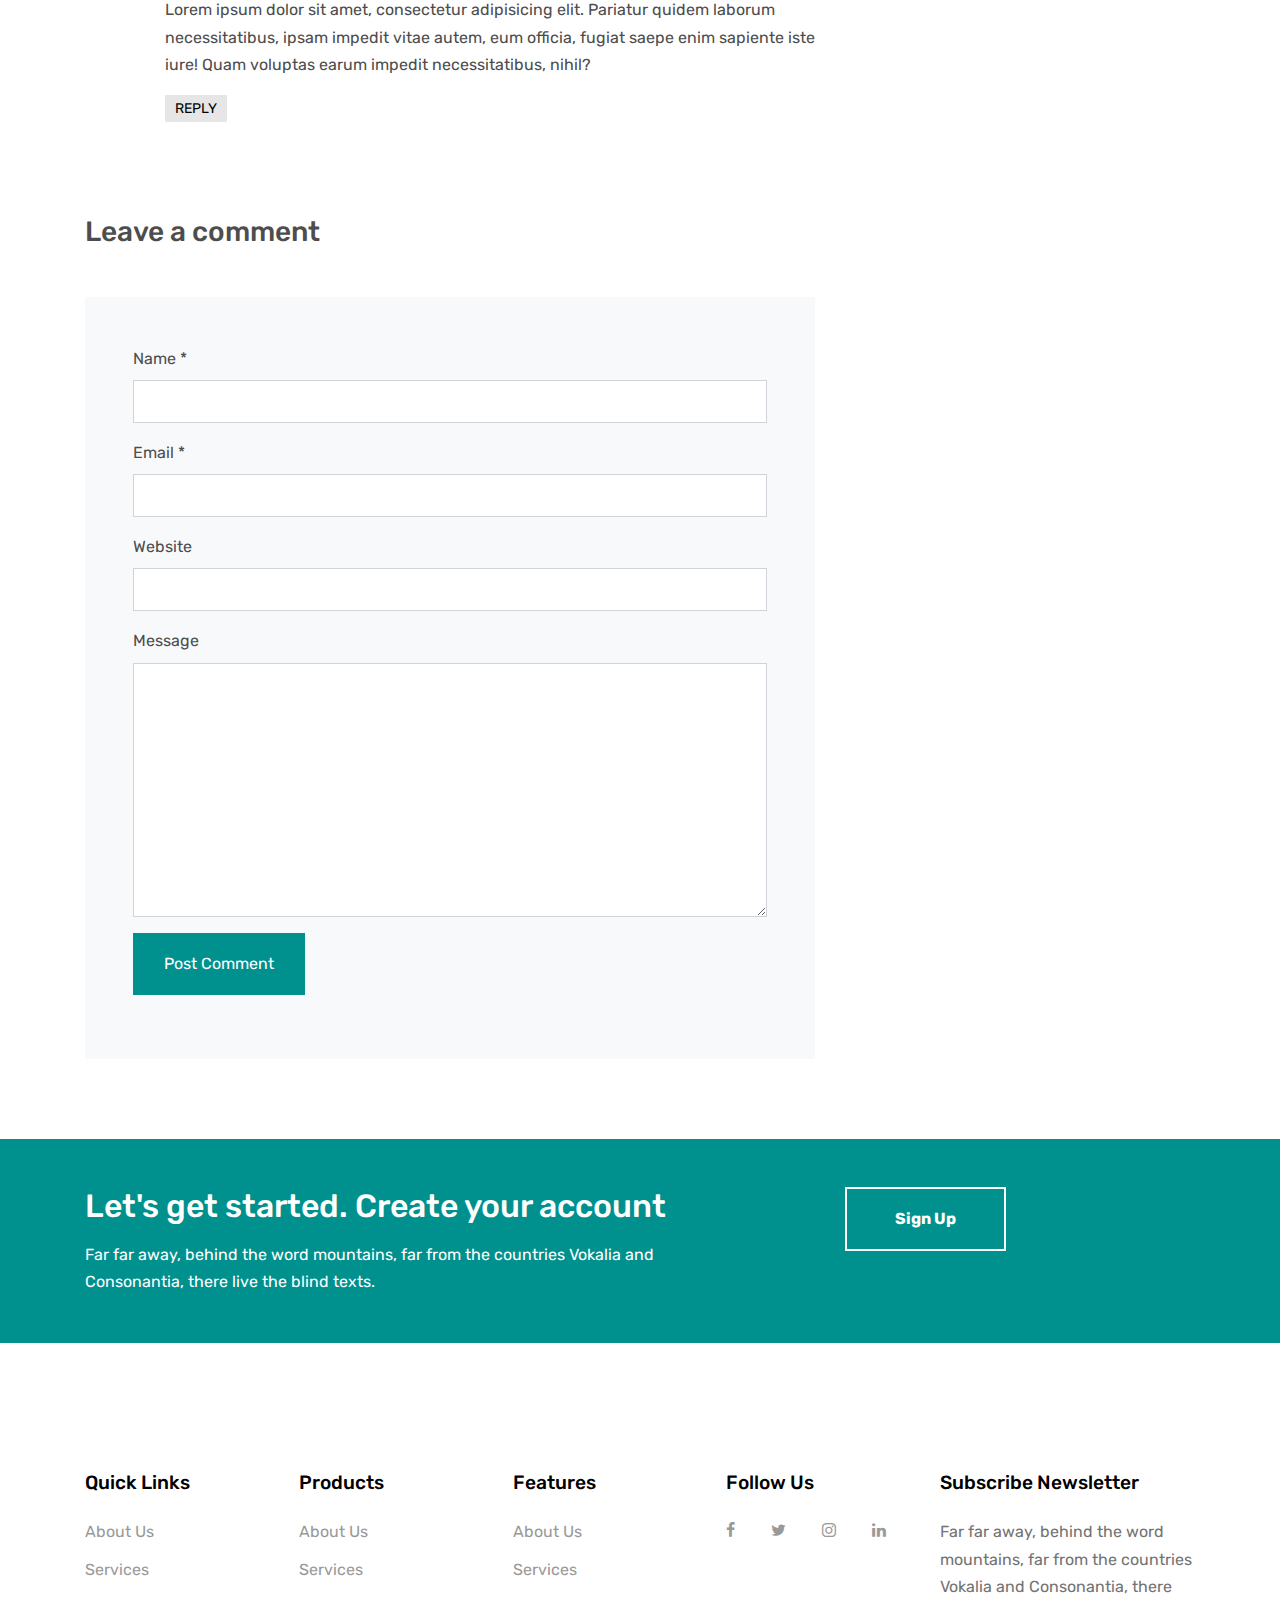
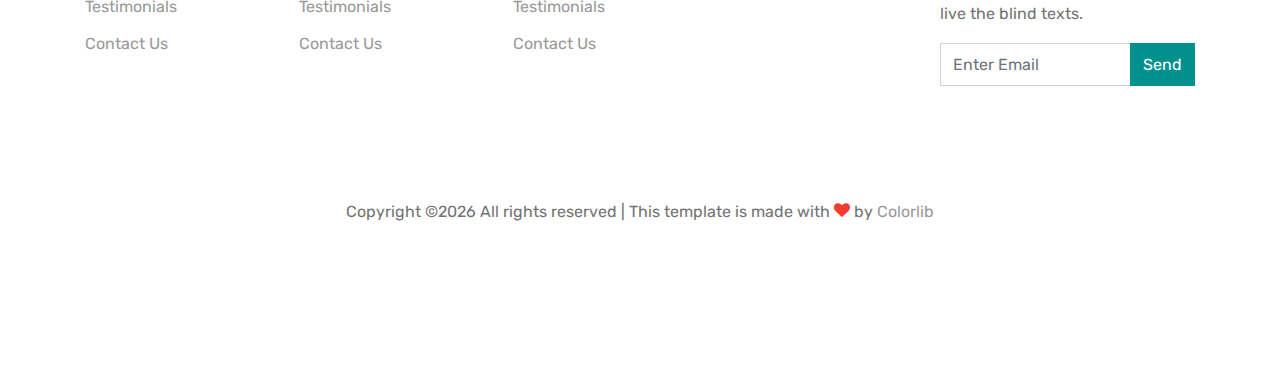
<file: Website (DEV)/blog-single.html>
<!DOCTYPE html>
<html lang="en">
  <head>
    <title>Browse &mdash; Website Template by Colorlib</title>
    <meta charset="utf-8">
    <meta name="viewport" content="width=device-width, initial-scale=1, shrink-to-fit=no">

    <link href="https://fonts.googleapis.com/css?family=Rubik:400,700" rel="stylesheet">

    <link rel="stylesheet" href="fonts/icomoon/style.css">

    <link rel="stylesheet" href="css/bootstrap.min.css">
    <link rel="stylesheet" href="css/magnific-popup.css">
    <link rel="stylesheet" href="css/jquery-ui.css">
    <link rel="stylesheet" href="css/owl.carousel.min.css">
    <link rel="stylesheet" href="css/owl.theme.default.min.css">

    <link rel="stylesheet" href="css/bootstrap-datepicker.css">

    <link rel="stylesheet" href="fonts/flaticon/font/flaticon.css">

    <link rel="stylesheet" href="css/aos.css">
    <link rel="stylesheet" href="css/rangeslider.css">

    <link rel="stylesheet" href="css/style.css">
    
  </head>
  <body>
  
  <div class="site-wrap">

    <div class="site-mobile-menu">
      <div class="site-mobile-menu-header">
        <div class="site-mobile-menu-close mt-3">
          <span class="icon-close2 js-menu-toggle"></span>
        </div>
      </div>
      <div class="site-mobile-menu-body"></div>
    </div>
    
    <header class="site-navbar" role="banner">

      <div class="container">
        <div class="row align-items-center">
          
          <div class="col-11 col-xl-2">
            <h1 class="mb-0 site-logo"><a href="index.html" class="text-white h2 mb-0">Browse</a></h1>
          </div>
          <div class="col-12 col-md-10 d-none d-xl-block">
            <nav class="site-navigation position-relative text-right" role="navigation">

              <ul class="site-menu js-clone-nav mr-auto d-none d-lg-block">
                <li><a href="index.html"><span>Home</span></a></li>
                <li class="has-children">
                  <a href="about.html"><span>Dropdown</span></a>
                  <ul class="dropdown arrow-top">
                    <li><a href="#">Menu One</a></li>
                    <li><a href="#">Menu Two</a></li>
                    <li><a href="#">Menu Three</a></li>
                    <li class="has-children">
                      <a href="#">Dropdown</a>
                      <ul class="dropdown">
                        <li><a href="#">Menu One</a></li>
                        <li><a href="#">Menu Two</a></li>
                        <li><a href="#">Menu Three</a></li>
                        <li><a href="#">Menu Four</a></li>
                      </ul>
                    </li>
                  </ul>
                </li>
                <li><a href="listings.html"><span>Listings</span></a></li>
                <li><a href="about.html"><span>About</span></a></li>
                <li class="active"><a href="blog.html"><span>Blog</span></a></li>
                <li><a href="contact.html"><span>Contact</span></a></li>
              </ul>
            </nav>
          </div>


          <div class="d-inline-block d-xl-none ml-md-0 mr-auto py-3" style="position: relative; top: 3px;"><a href="#" class="site-menu-toggle js-menu-toggle text-white"><span class="icon-menu h3"></span></a></div>

          </div>

        </div>
      </div>
      
    </header>

  

    <div class="site-blocks-cover inner-page-cover overlay" style="background-image: url(images/hero_1.jpg);" data-aos="fade" data-stellar-background-ratio="0.5">
      <div class="container">
        <div class="row align-items-center justify-content-center text-center">

          <div class="col-md-10" data-aos="fade-up" data-aos-delay="400">
            
            
            <div class="row justify-content-center">
              <div class="col-md-8 text-center">
                <h1>Etiquette tips for travellers</h1>
                <p data-aos="fade-up" data-aos-delay="100">Posted by Admin <span class="mx-3">&bullet;</span> May 5th, 2019</p>
              </div>
            </div>

            
          </div>
        </div>
      </div>
    </div>  

    <div class="site-section">
      <div class="container">
        <div class="row">

          <div class="col-md-8">

            <p>Far far away, behind the word mountains, far from the countries Vokalia and Consonantia, there live the blind texts. Separated they live in Bookmarksgrove right at the coast of the Semantics, a large language ocean.</p>


            <p class="mb-4"><img src="images/hero_1.jpg" alt="Image" class="img-fluid rounded"></p>
            <p>A small river named Duden flows by their place and supplies it with the necessary regelialia. It is a paradisematic country, in which roasted parts of sentences fly into your mouth.</p>

            <h3>Even the all-powerful</h3>
            <p>Even the all-powerful Pointing has no control about the blind texts it is an almost unorthographic life One day however a small line of blind text by the name of Lorem Ipsum decided to leave for the far World of Grammar.</p>

            <p>The Big Oxmox advised her not to do so, because there were thousands of bad Commas, wild Question Marks and devious Semikoli, but the Little Blind Text didn’t listen. She packed her seven versalia, put her initial into the belt and made herself on the way.</p>

            <p>When she reached the first hills of the Italic Mountains, she had a last view back on the skyline of her hometown Bookmarksgrove, the headline of Alphabet Village and the subline of her own road, the Line Lane. Pityful a rethoric question ran over her cheek, then she continued her way.</p>

            <div class="pt-5">
              <p>Categories:  <a href="#">Design</a>, <a href="#">Events</a>  Tags: <a href="#">#html</a>, <a href="#">#trends</a></p>
            </div>


            <div class="pt-5">
              <h3 class="mb-5">6 Comments</h3>
              <ul class="comment-list">
                <li class="comment">
                  <div class="vcard bio">
                    <img src="images/comment_vcard.jpg" alt="Image">
                  </div>
                  <div class="comment-body">
                    <h3>Jean Doe</h3>
                    <div class="meta">January 9, 2018 at 2:21pm</div>
                    <p>Lorem ipsum dolor sit amet, consectetur adipisicing elit. Pariatur quidem laborum necessitatibus, ipsam impedit vitae autem, eum officia, fugiat saepe enim sapiente iste iure! Quam voluptas earum impedit necessitatibus, nihil?</p>
                    <p><a href="#" class="reply">Reply</a></p>
                  </div>
                </li>

                <li class="comment">
                  <div class="vcard bio">
                    <img src="images/comment_vcard.jpg" alt="Image placeholder">
                  </div>
                  <div class="comment-body">
                    <h3>Jean Doe</h3>
                    <div class="meta">January 9, 2018 at 2:21pm</div>
                    <p>Lorem ipsum dolor sit amet, consectetur adipisicing elit. Pariatur quidem laborum necessitatibus, ipsam impedit vitae autem, eum officia, fugiat saepe enim sapiente iste iure! Quam voluptas earum impedit necessitatibus, nihil?</p>
                    <p><a href="#" class="reply">Reply</a></p>
                  </div>

                  <ul class="children">
                    <li class="comment">
                      <div class="vcard bio">
                        <img src="images/comment_vcard.jpg" alt="Image placeholder">
                      </div>
                      <div class="comment-body">
                        <h3>Jean Doe</h3>
                        <div class="meta">January 9, 2018 at 2:21pm</div>
                        <p>Lorem ipsum dolor sit amet, consectetur adipisicing elit. Pariatur quidem laborum necessitatibus, ipsam impedit vitae autem, eum officia, fugiat saepe enim sapiente iste iure! Quam voluptas earum impedit necessitatibus, nihil?</p>
                        <p><a href="#" class="reply">Reply</a></p>
                      </div>


                      <ul class="children">
                        <li class="comment">
                          <div class="vcard bio">
                            <img src="images/comment_vcard.jpg" alt="Image placeholder">
                          </div>
                          <div class="comment-body">
                            <h3>Jean Doe</h3>
                            <div class="meta">January 9, 2018 at 2:21pm</div>
                            <p>Lorem ipsum dolor sit amet, consectetur adipisicing elit. Pariatur quidem laborum necessitatibus, ipsam impedit vitae autem, eum officia, fugiat saepe enim sapiente iste iure! Quam voluptas earum impedit necessitatibus, nihil?</p>
                            <p><a href="#" class="reply">Reply</a></p>
                          </div>

                            <ul class="children">
                              <li class="comment">
                                <div class="vcard bio">
                                  <img src="images/comment_vcard.jpg" alt="Image placeholder">
                                </div>
                                <div class="comment-body">
                                  <h3>Jean Doe</h3>
                                  <div class="meta">January 9, 2018 at 2:21pm</div>
                                  <p>Lorem ipsum dolor sit amet, consectetur adipisicing elit. Pariatur quidem laborum necessitatibus, ipsam impedit vitae autem, eum officia, fugiat saepe enim sapiente iste iure! Quam voluptas earum impedit necessitatibus, nihil?</p>
                                  <p><a href="#" class="reply">Reply</a></p>
                                </div>
                              </li>
                            </ul>
                        </li>
                      </ul>
                    </li>
                  </ul>
                </li>

                <li class="comment">
                  <div class="vcard bio">
                    <img src="images/comment_vcard.jpg" alt="Image placeholder">
                  </div>
                  <div class="comment-body">
                    <h3>Jean Doe</h3>
                    <div class="meta">January 9, 2018 at 2:21pm</div>
                    <p>Lorem ipsum dolor sit amet, consectetur adipisicing elit. Pariatur quidem laborum necessitatibus, ipsam impedit vitae autem, eum officia, fugiat saepe enim sapiente iste iure! Quam voluptas earum impedit necessitatibus, nihil?</p>
                    <p><a href="#" class="reply">Reply</a></p>
                  </div>
                </li>
              </ul>
              <!-- END comment-list -->
              
              <div class="comment-form-wrap pt-5">
                <h3 class="mb-5">Leave a comment</h3>
                <form action="#" class="p-5 bg-light">
                  <div class="form-group">
                    <label for="name">Name *</label>
                    <input type="text" class="form-control" id="name">
                  </div>
                  <div class="form-group">
                    <label for="email">Email *</label>
                    <input type="email" class="form-control" id="email">
                  </div>
                  <div class="form-group">
                    <label for="website">Website</label>
                    <input type="url" class="form-control" id="website">
                  </div>

                  <div class="form-group">
                    <label for="message">Message</label>
                    <textarea name="" id="message" cols="30" rows="10" class="form-control"></textarea>
                  </div>
                  <div class="form-group">
                    <input type="submit" value="Post Comment" class="btn btn-primary text-white btn-md">
                  </div>

                </form>
              </div>
            </div>


          </div>

          <div class="col-md-3 ml-auto">
            <div class="mb-5">
              <h3 class="h5 text-black mb-3">Search</h3>
              <form action="#" method="post">
                <div class="form-group d-flex">
                  <input type="text" class="form-control" placeholder="Search keyword and hit enter...">
                </div>
              </form>
            </div>

            <div class="mb-5">
              <h3 class="h5 text-black mb-3">Popular Posts</h3>
              <ul class="list-unstyled">
                <li class="mb-2"><a href="#">Lorem ipsum dolor sit amet</a></li>
                <li class="mb-2"><a href="#">Quaerat rerum voluptatibus veritatis</a></li>
                <li class="mb-2"><a href="#">Maiores sapiente veritatis reprehenderit</a></li>
                <li class="mb-2"><a href="#">Natus eligendi nobis</a></li>
              </ul>
            </div>

            <div class="mb-5">
              <h3 class="h5 text-black mb-3">Recent Comments</h3>
              <ul class="list-unstyled">
                <li class="mb-2"><a href="#">Admin</a> <em>in</em> <a href="#">Lorem ipsum dolor sit amet</a></li>
                <li class="mb-2"><a href="#">Admin</a> <em>in</em> <a href="#">Quaerat rerum voluptatibus veritatis</a></li>
                <li class="mb-2"><a href="#">Admin</a> <em>in</em> <a href="#">Maiores sapiente veritatis reprehenderit</a></li>
                <li class="mb-2"><a href="#">Admin</a> <em>in</em> <a href="#">Natus eligendi nobis</a></li>
              </ul>
            </div>

          </div>
          
        </div>
      </div>
    </div>

    
    <div class="py-5 bg-primary">
      <div class="container">
        <div class="row">
          <div class="col-lg-7 mr-auto mb-4 mb-lg-0">
            <h2 class="mb-3 mt-0 text-white">Let's get started. Create your account</h2>
            <p class="mb-0 text-white">Far far away, behind the word mountains, far from the countries Vokalia and Consonantia, there live the blind texts.</p>
          </div>
          <div class="col-lg-4">
            <p class="mb-0"><a href="signup.html" class="btn btn-outline-white text-white btn-md px-5 font-weight-bold btn-md-block">Sign Up</a></p>
          </div>
        </div>
      </div>
    </div>
    
    <footer class="site-footer">
      <div class="container">
        <div class="row">
          <div class="col-md-9">
            <div class="row">
              <div class="col-md-6 mb-5 mb-lg-0 col-lg-3">
                <h2 class="footer-heading mb-4">Quick Links</h2>
                <ul class="list-unstyled">
                  <li><a href="#">About Us</a></li>
                  <li><a href="#">Services</a></li>
                  <li><a href="#">Testimonials</a></li>
                  <li><a href="#">Contact Us</a></li>
                </ul>
              </div>
              <div class="col-md-6 mb-5 mb-lg-0 col-lg-3">
                <h2 class="footer-heading mb-4">Products</h2>
                <ul class="list-unstyled">
                  <li><a href="#">About Us</a></li>
                  <li><a href="#">Services</a></li>
                  <li><a href="#">Testimonials</a></li>
                  <li><a href="#">Contact Us</a></li>
                </ul>
              </div>
              <div class="col-md-6 mb-5 mb-lg-0 col-lg-3">
                <h2 class="footer-heading mb-4">Features</h2>
                <ul class="list-unstyled">
                  <li><a href="#">About Us</a></li>
                  <li><a href="#">Services</a></li>
                  <li><a href="#">Testimonials</a></li>
                  <li><a href="#">Contact Us</a></li>
                </ul>
              </div>
              <div class="col-md-6 mb-5 mb-lg-0 col-lg-3">
                <h2 class="footer-heading mb-4">Follow Us</h2>
                <a href="#" class="pl-0 pr-3"><span class="icon-facebook"></span></a>
                <a href="#" class="pl-3 pr-3"><span class="icon-twitter"></span></a>
                <a href="#" class="pl-3 pr-3"><span class="icon-instagram"></span></a>
                <a href="#" class="pl-3 pr-3"><span class="icon-linkedin"></span></a>
              </div>
            </div>
          </div>
          <div class="col-lg-3">
            <h2 class="footer-heading mb-4">Subscribe Newsletter</h2>
            <p>Far far away, behind the word mountains, far from the countries Vokalia and Consonantia, there live the blind texts.</p>
            <form action="#" method="post">
              <div class="input-group mb-3">
                <input type="text" class="form-control bg-transparent" placeholder="Enter Email" aria-label="Enter Email" aria-describedby="button-addon2">
                <div class="input-group-append">
                  <button class="btn btn-primary text-white" type="button" id="button-addon2">Send</button>
                </div>
              </div>
            </form>
          </div>
        </div>
        <div class="row pt-5 mt-5">
          <div class="col-12 text-md-center text-left">
            <p>
            <!-- Link back to Colorlib can't be removed. Template is licensed under CC BY 3.0. -->
            Copyright &copy;<script>document.write(new Date().getFullYear());</script> All rights reserved | This template is made with <i class="icon-heart text-danger" aria-hidden="true"></i> by <a href="https://colorlib.com" target="_blank" >Colorlib</a>
            <!-- Link back to Colorlib can't be removed. Template is licensed under CC BY 3.0. -->
            </p>
          </div>
        </div>
      </div>
    </footer>
  </div>

  <script src="js/jquery-3.3.1.min.js"></script>
  <script src="js/jquery-migrate-3.0.1.min.js"></script>
  <script src="js/jquery-ui.js"></script>
  <script src="js/popper.min.js"></script>
  <script src="js/bootstrap.min.js"></script>
  <script src="js/owl.carousel.min.js"></script>
  <script src="js/jquery.stellar.min.js"></script>
  <script src="js/jquery.countdown.min.js"></script>
  <script src="js/jquery.magnific-popup.min.js"></script>
  <script src="js/bootstrap-datepicker.min.js"></script>
  <script src="js/aos.js"></script>
  <script src="js/rangeslider.min.js"></script>
  
  <script src="js/main.js"></script>
  
  </body>
</html>
</file>
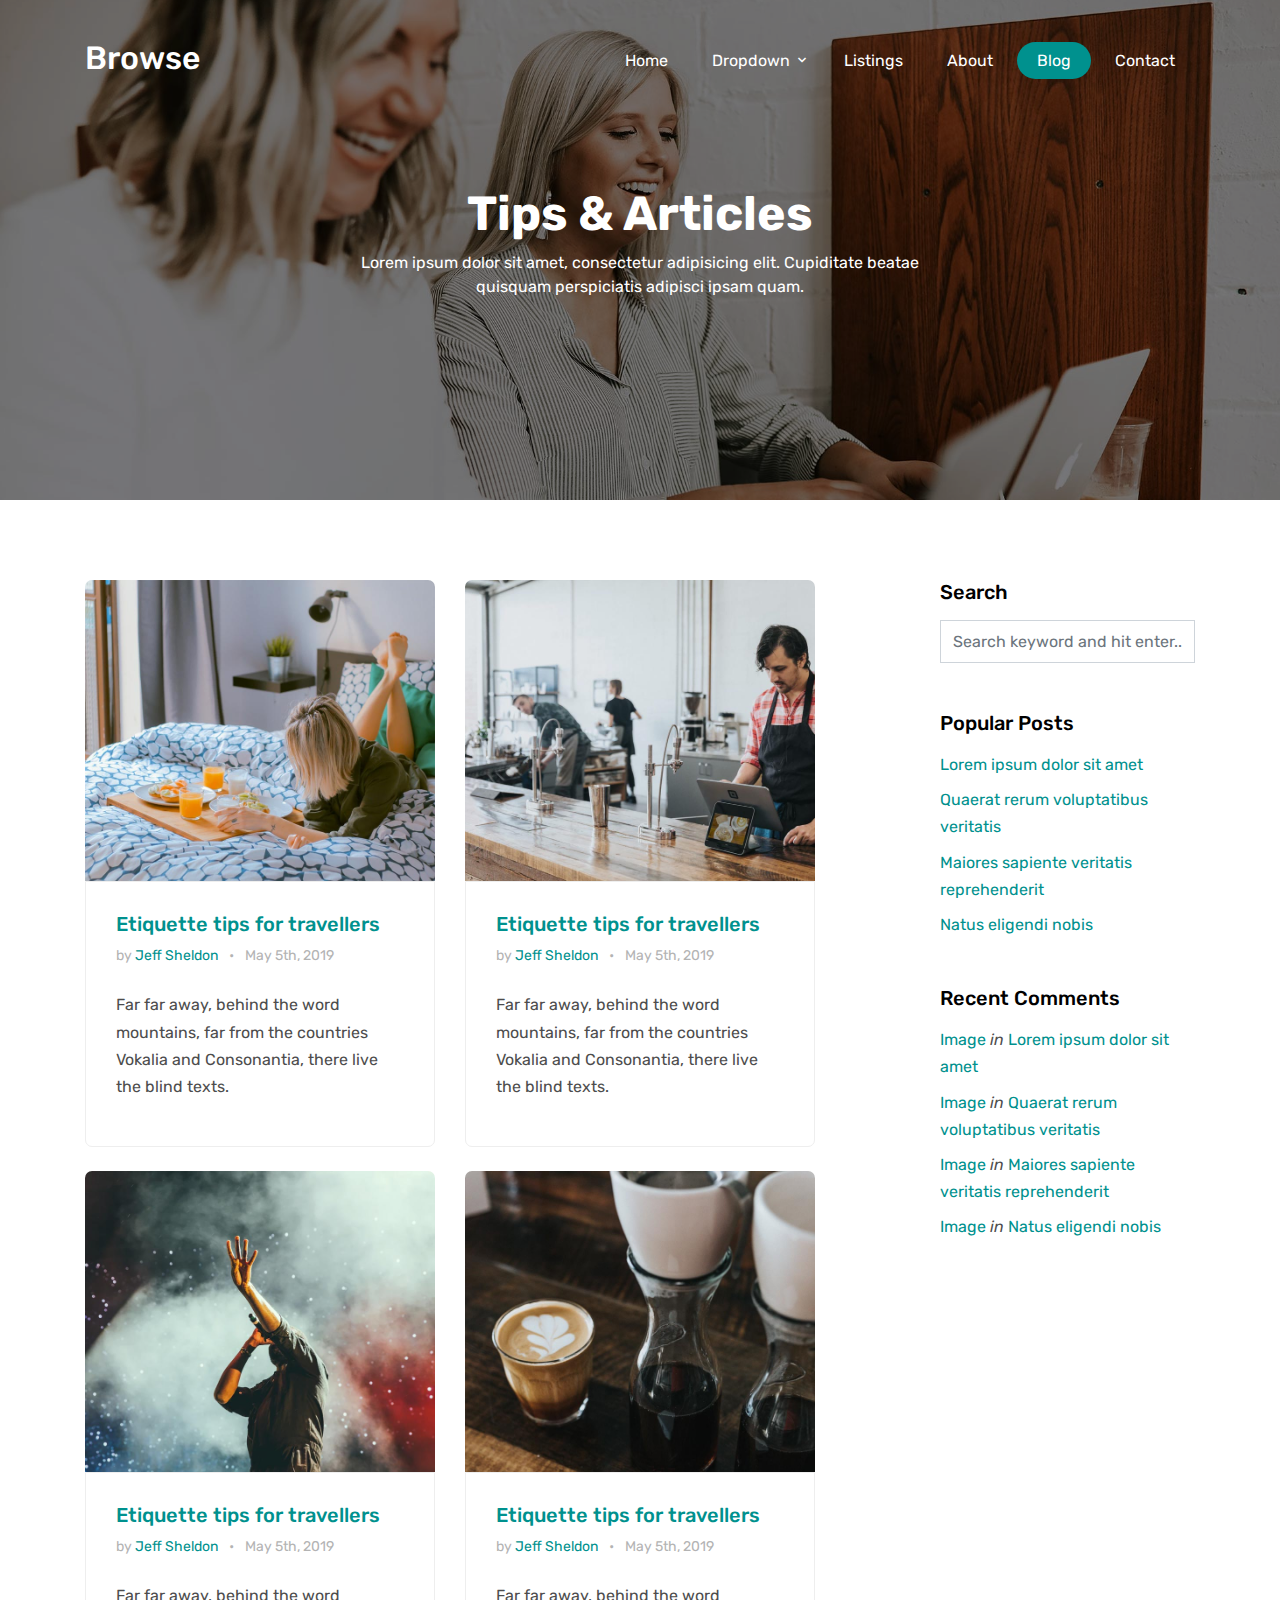
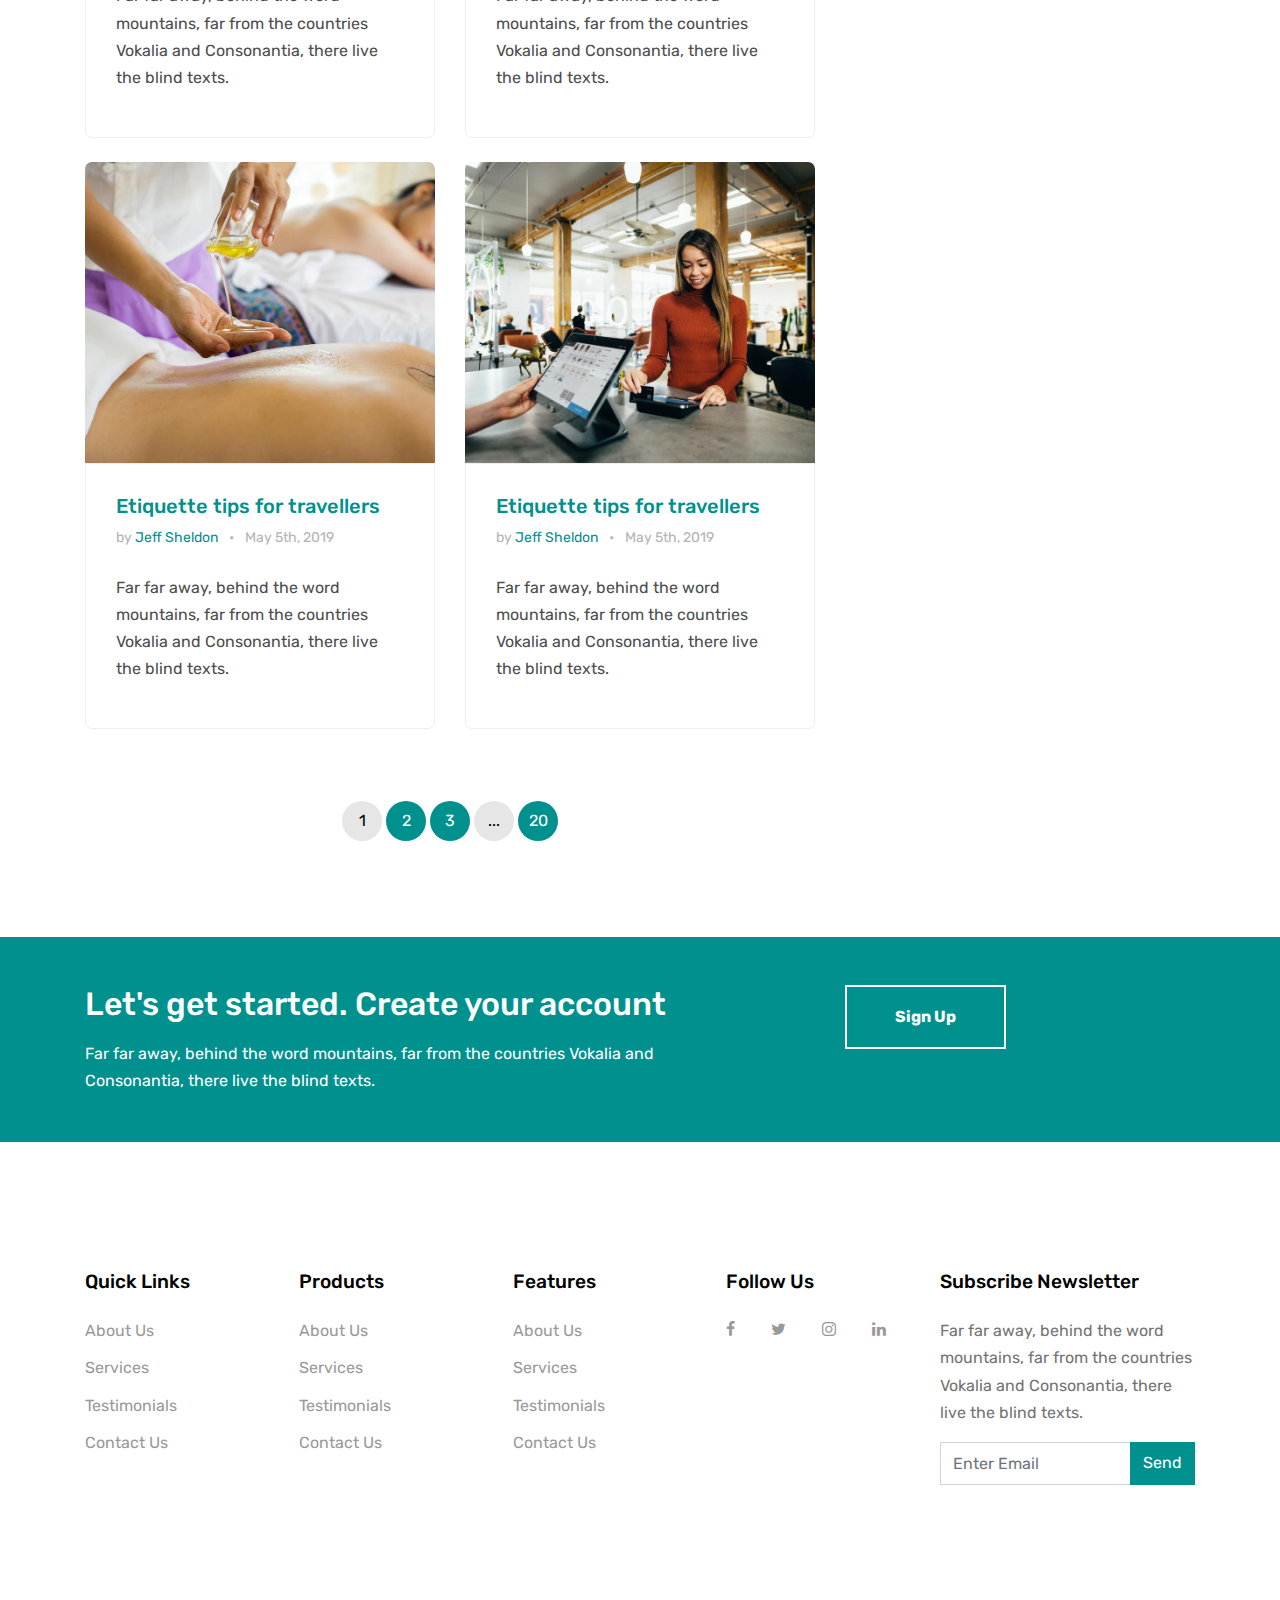
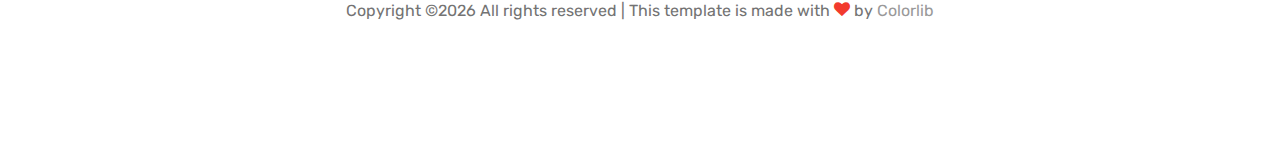
<file: Website (DEV)/blog.html>
<!DOCTYPE html>
<html lang="en">
  <head>
    <title>Browse &mdash; Website Template by Colorlib</title>
    <meta charset="utf-8">
    <meta name="viewport" content="width=device-width, initial-scale=1, shrink-to-fit=no">

    <link href="https://fonts.googleapis.com/css?family=Rubik:400,700" rel="stylesheet">

    <link rel="stylesheet" href="fonts/icomoon/style.css">

    <link rel="stylesheet" href="css/bootstrap.min.css">
    <link rel="stylesheet" href="css/magnific-popup.css">
    <link rel="stylesheet" href="css/jquery-ui.css">
    <link rel="stylesheet" href="css/owl.carousel.min.css">
    <link rel="stylesheet" href="css/owl.theme.default.min.css">

    <link rel="stylesheet" href="css/bootstrap-datepicker.css">

    <link rel="stylesheet" href="fonts/flaticon/font/flaticon.css">

    <link rel="stylesheet" href="css/aos.css">
    <link rel="stylesheet" href="css/rangeslider.css">

    <link rel="stylesheet" href="css/style.css">
    
  </head>
  <body>
  
  <div class="site-wrap">

    <div class="site-mobile-menu">
      <div class="site-mobile-menu-header">
        <div class="site-mobile-menu-close mt-3">
          <span class="icon-close2 js-menu-toggle"></span>
        </div>
      </div>
      <div class="site-mobile-menu-body"></div>
    </div>
    
    <header class="site-navbar" role="banner">

      <div class="container">
        <div class="row align-items-center">
          
          <div class="col-11 col-xl-2">
            <h1 class="mb-0 site-logo"><a href="index.html" class="text-white h2 mb-0">Browse</a></h1>
          </div>
          <div class="col-12 col-md-10 d-none d-xl-block">
            <nav class="site-navigation position-relative text-right" role="navigation">

              <ul class="site-menu js-clone-nav mr-auto d-none d-lg-block">
                <li><a href="index.html"><span>Home</span></a></li>
                <li class="has-children">
                  <a href="about.html"><span>Dropdown</span></a>
                  <ul class="dropdown arrow-top">
                    <li><a href="#">Menu One</a></li>
                    <li><a href="#">Menu Two</a></li>
                    <li><a href="#">Menu Three</a></li>
                    <li class="has-children">
                      <a href="#">Dropdown</a>
                      <ul class="dropdown">
                        <li><a href="#">Menu One</a></li>
                        <li><a href="#">Menu Two</a></li>
                        <li><a href="#">Menu Three</a></li>
                        <li><a href="#">Menu Four</a></li>
                      </ul>
                    </li>
                  </ul>
                </li>
                <li><a href="listings.html"><span>Listings</span></a></li>
                <li><a href="about.html"><span>About</span></a></li>
                <li class="active"><a href="blog.html"><span>Blog</span></a></li>
                <li><a href="contact.html"><span>Contact</span></a></li>
              </ul>
            </nav>
          </div>


          <div class="d-inline-block d-xl-none ml-md-0 mr-auto py-3" style="position: relative; top: 3px;"><a href="#" class="site-menu-toggle js-menu-toggle text-white"><span class="icon-menu h3"></span></a></div>

          </div>

        </div>
      </div>
      
    </header>

  

    <div class="site-blocks-cover inner-page-cover overlay" style="background-image: url(images/hero_1.jpg);" data-aos="fade" data-stellar-background-ratio="0.5">
      <div class="container">
        <div class="row align-items-center justify-content-center text-center">

          <div class="col-md-10" data-aos="fade-up" data-aos-delay="400">
            
            
            <div class="row justify-content-center">
              <div class="col-md-8 text-center">
                <h1>Tips &amp; Articles</h1>
                <p data-aos="fade-up" data-aos-delay="100">Lorem ipsum dolor sit amet, consectetur adipisicing elit. Cupiditate beatae quisquam perspiciatis adipisci ipsam quam.</p>
              </div>
            </div>

            
          </div>
        </div>
      </div>
    </div>  

    <div class="site-section">
      <div class="container">
        <div class="row">

          <div class="col-md-8">

            <div class="row mb-3 align-items-stretch">
              <div class="col-md-6 col-lg-6 mb-4 mb-lg-4">
                <div class="h-entry">
                  <a href="blog-single.html"><img src="images/img_1.jpg" alt="Image" class="img-fluid"></a>
                  <div class="h-entry-inner">
                    <h2 class="font-size-regular"><a href="blog-single.html">Etiquette tips for travellers</a></h2>
                    <div class="meta mb-4">by <a href="blog-single.html">Jeff Sheldon</a> <span class="mx-2">&bullet;</span> May 5th, 2019</div>
                    <p>Far far away, behind the word mountains, far from the countries Vokalia and Consonantia, there live the blind texts. </p>
                  </div>
                </div> 
              </div>
              <div class="col-md-6 col-lg-6 mb-4 mb-lg-4">
                <div class="h-entry">
                  <a href="blog-single.html"><img src="images/img_2.jpg" alt="Image" class="img-fluid"></a>
                  <div class="h-entry-inner">
                    <h2 class="font-size-regular"><a href="blog-single.html">Etiquette tips for travellers</a></h2>
                    <div class="meta mb-4">by <a href="blog-single.html">Jeff Sheldon</a> <span class="mx-2">&bullet;</span> May 5th, 2019</div>
                    <p>Far far away, behind the word mountains, far from the countries Vokalia and Consonantia, there live the blind texts. </p>
                  </div>
                </div> 
              </div>
              <div class="col-md-6 col-lg-6 mb-4 mb-lg-4">
                <div class="h-entry">
                  <a href="blog-single.html"><img src="images/img_3.jpg" alt="Image" class="img-fluid"></a>
                  <div class="h-entry-inner">
                    <h2 class="font-size-regular"><a href="blog-single.html">Etiquette tips for travellers</a></h2>
                    <div class="meta mb-4">by <a href="blog-single.html">Jeff Sheldon</a> <span class="mx-2">&bullet;</span> May 5th, 2019</div>
                    <p>Far far away, behind the word mountains, far from the countries Vokalia and Consonantia, there live the blind texts. </p>
                  </div>
                </div>
              </div>
              <div class="col-md-6 col-lg-6 mb-4 mb-lg-4">
                <div class="h-entry">
                  <a href="blog-single.html"><img src="images/img_4.jpg" alt="Image" class="img-fluid"></a>
                  <div class="h-entry-inner">
                    <h2 class="font-size-regular"><a href="blog-single.html">Etiquette tips for travellers</a></h2>
                    <div class="meta mb-4">by <a href="blog-single.html">Jeff Sheldon</a> <span class="mx-2">&bullet;</span> May 5th, 2019</div>
                    <p>Far far away, behind the word mountains, far from the countries Vokalia and Consonantia, there live the blind texts. </p>
                  </div>
                </div>
              </div>
              <div class="col-md-6 col-lg-6 mb-4 mb-lg-4">
                <div class="h-entry">
                  <a href="blog-single.html"><img src="images/img_5.jpg" alt="Image" class="img-fluid"></a>
                  <div class="h-entry-inner">
                    <h2 class="font-size-regular"><a href="blog-single.html">Etiquette tips for travellers</a></h2>
                    <div class="meta mb-4">by <a href="blog-single.html">Jeff Sheldon</a> <span class="mx-2">&bullet;</span> May 5th, 2019</div>
                    <p>Far far away, behind the word mountains, far from the countries Vokalia and Consonantia, there live the blind texts. </p>
                  </div>
                </div>
              </div>
              <div class="col-md-6 col-lg-6 mb-4 mb-lg-4">
                <div class="h-entry">
                  <a href="blog-single.html"><img src="images/img_6.jpg" alt="Image" class="img-fluid"></a>
                  <div class="h-entry-inner">
                    <h2 class="font-size-regular"><a href="blog-single.html">Etiquette tips for travellers</a></h2>
                    <div class="meta mb-4">by <a href="#">Jeff Sheldon</a> <span class="mx-2">&bullet;</span> May 5th, 2019</div>
                    <p>Far far away, behind the word mountains, far from the countries Vokalia and Consonantia, there live the blind texts. </p>
                  </div>
                </div>
              </div>
            </div>
            <div class="col-12 text-center mt-5">
              <p class="custom-pagination">
                <span>1</span>
                <a href="#">2</a>
                <a href="#">3</a>
                <span>...</span>
                <a href="#">20</a>
              </p>
            </div>
          </div>

          <div class="col-md-3 ml-auto">
            <div class="mb-5">
              <h3 class="h5 text-black mb-3">Search</h3>
              <form action="#" method="post">
                <div class="form-group d-flex">
                  <input type="text" class="form-control" placeholder="Search keyword and hit enter...">
                </div>
              </form>
            </div>

            <div class="mb-5">
              <h3 class="h5 text-black mb-3">Popular Posts</h3>
              <ul class="list-unstyled">
                <li class="mb-2"><a href="#">Lorem ipsum dolor sit amet</a></li>
                <li class="mb-2"><a href="#">Quaerat rerum voluptatibus veritatis</a></li>
                <li class="mb-2"><a href="#">Maiores sapiente veritatis reprehenderit</a></li>
                <li class="mb-2"><a href="#">Natus eligendi nobis</a></li>
              </ul>
            </div>

            <div class="mb-5">
              <h3 class="h5 text-black mb-3">Recent Comments</h3>
              <ul class="list-unstyled">
                <li class="mb-2"><a href="#">Image</a> <em>in</em> <a href="#">Lorem ipsum dolor sit amet</a></li>
                <li class="mb-2"><a href="#">Image</a> <em>in</em> <a href="#">Quaerat rerum voluptatibus veritatis</a></li>
                <li class="mb-2"><a href="#">Image</a> <em>in</em> <a href="#">Maiores sapiente veritatis reprehenderit</a></li>
                <li class="mb-2"><a href="#">Image</a> <em>in</em> <a href="#">Natus eligendi nobis</a></li>
              </ul>
            </div>

          </div>
          
        </div>
      </div>
    </div>

    
    <div class="py-5 bg-primary">
      <div class="container">
        <div class="row">
          <div class="col-lg-7 mr-auto mb-4 mb-lg-0">
            <h2 class="mb-3 mt-0 text-white">Let's get started. Create your account</h2>
            <p class="mb-0 text-white">Far far away, behind the word mountains, far from the countries Vokalia and Consonantia, there live the blind texts.</p>
          </div>
          <div class="col-lg-4">
            <p class="mb-0"><a href="signup.html" class="btn btn-outline-white text-white btn-md px-5 font-weight-bold btn-md-block">Sign Up</a></p>
          </div>
        </div>
      </div>
    </div>
    
    <footer class="site-footer">
      <div class="container">
        <div class="row">
          <div class="col-md-9">
            <div class="row">
              <div class="col-md-6 mb-5 mb-lg-0 col-lg-3">
                <h2 class="footer-heading mb-4">Quick Links</h2>
                <ul class="list-unstyled">
                  <li><a href="#">About Us</a></li>
                  <li><a href="#">Services</a></li>
                  <li><a href="#">Testimonials</a></li>
                  <li><a href="#">Contact Us</a></li>
                </ul>
              </div>
              <div class="col-md-6 mb-5 mb-lg-0 col-lg-3">
                <h2 class="footer-heading mb-4">Products</h2>
                <ul class="list-unstyled">
                  <li><a href="#">About Us</a></li>
                  <li><a href="#">Services</a></li>
                  <li><a href="#">Testimonials</a></li>
                  <li><a href="#">Contact Us</a></li>
                </ul>
              </div>
              <div class="col-md-6 mb-5 mb-lg-0 col-lg-3">
                <h2 class="footer-heading mb-4">Features</h2>
                <ul class="list-unstyled">
                  <li><a href="#">About Us</a></li>
                  <li><a href="#">Services</a></li>
                  <li><a href="#">Testimonials</a></li>
                  <li><a href="#">Contact Us</a></li>
                </ul>
              </div>
              <div class="col-md-6 mb-5 mb-lg-0 col-lg-3">
                <h2 class="footer-heading mb-4">Follow Us</h2>
                <a href="#" class="pl-0 pr-3"><span class="icon-facebook"></span></a>
                <a href="#" class="pl-3 pr-3"><span class="icon-twitter"></span></a>
                <a href="#" class="pl-3 pr-3"><span class="icon-instagram"></span></a>
                <a href="#" class="pl-3 pr-3"><span class="icon-linkedin"></span></a>
              </div>
            </div>
          </div>
          <div class="col-lg-3">
            <h2 class="footer-heading mb-4">Subscribe Newsletter</h2>
            <p>Far far away, behind the word mountains, far from the countries Vokalia and Consonantia, there live the blind texts.</p>
            <form action="#" method="post">
              <div class="input-group mb-3">
                <input type="text" class="form-control bg-transparent" placeholder="Enter Email" aria-label="Enter Email" aria-describedby="button-addon2">
                <div class="input-group-append">
                  <button class="btn btn-primary text-white" type="button" id="button-addon2">Send</button>
                </div>
              </div>
            </form>
          </div>
        </div>
        <div class="row pt-5 mt-5">
          <div class="col-12 text-md-center text-left">
            <p>
            <!-- Link back to Colorlib can't be removed. Template is licensed under CC BY 3.0. -->
            Copyright &copy;<script>document.write(new Date().getFullYear());</script> All rights reserved | This template is made with <i class="icon-heart text-danger" aria-hidden="true"></i> by <a href="https://colorlib.com" target="_blank" >Colorlib</a>
            <!-- Link back to Colorlib can't be removed. Template is licensed under CC BY 3.0. -->
            </p>
          </div>
        </div>
      </div>
    </footer>
  </div>

  <script src="js/jquery-3.3.1.min.js"></script>
  <script src="js/jquery-migrate-3.0.1.min.js"></script>
  <script src="js/jquery-ui.js"></script>
  <script src="js/popper.min.js"></script>
  <script src="js/bootstrap.min.js"></script>
  <script src="js/owl.carousel.min.js"></script>
  <script src="js/jquery.stellar.min.js"></script>
  <script src="js/jquery.countdown.min.js"></script>
  <script src="js/jquery.magnific-popup.min.js"></script>
  <script src="js/bootstrap-datepicker.min.js"></script>
  <script src="js/aos.js"></script>
  <script src="js/rangeslider.min.js"></script>
  
  <script src="js/main.js"></script>
  
  </body>
</html>
</file>
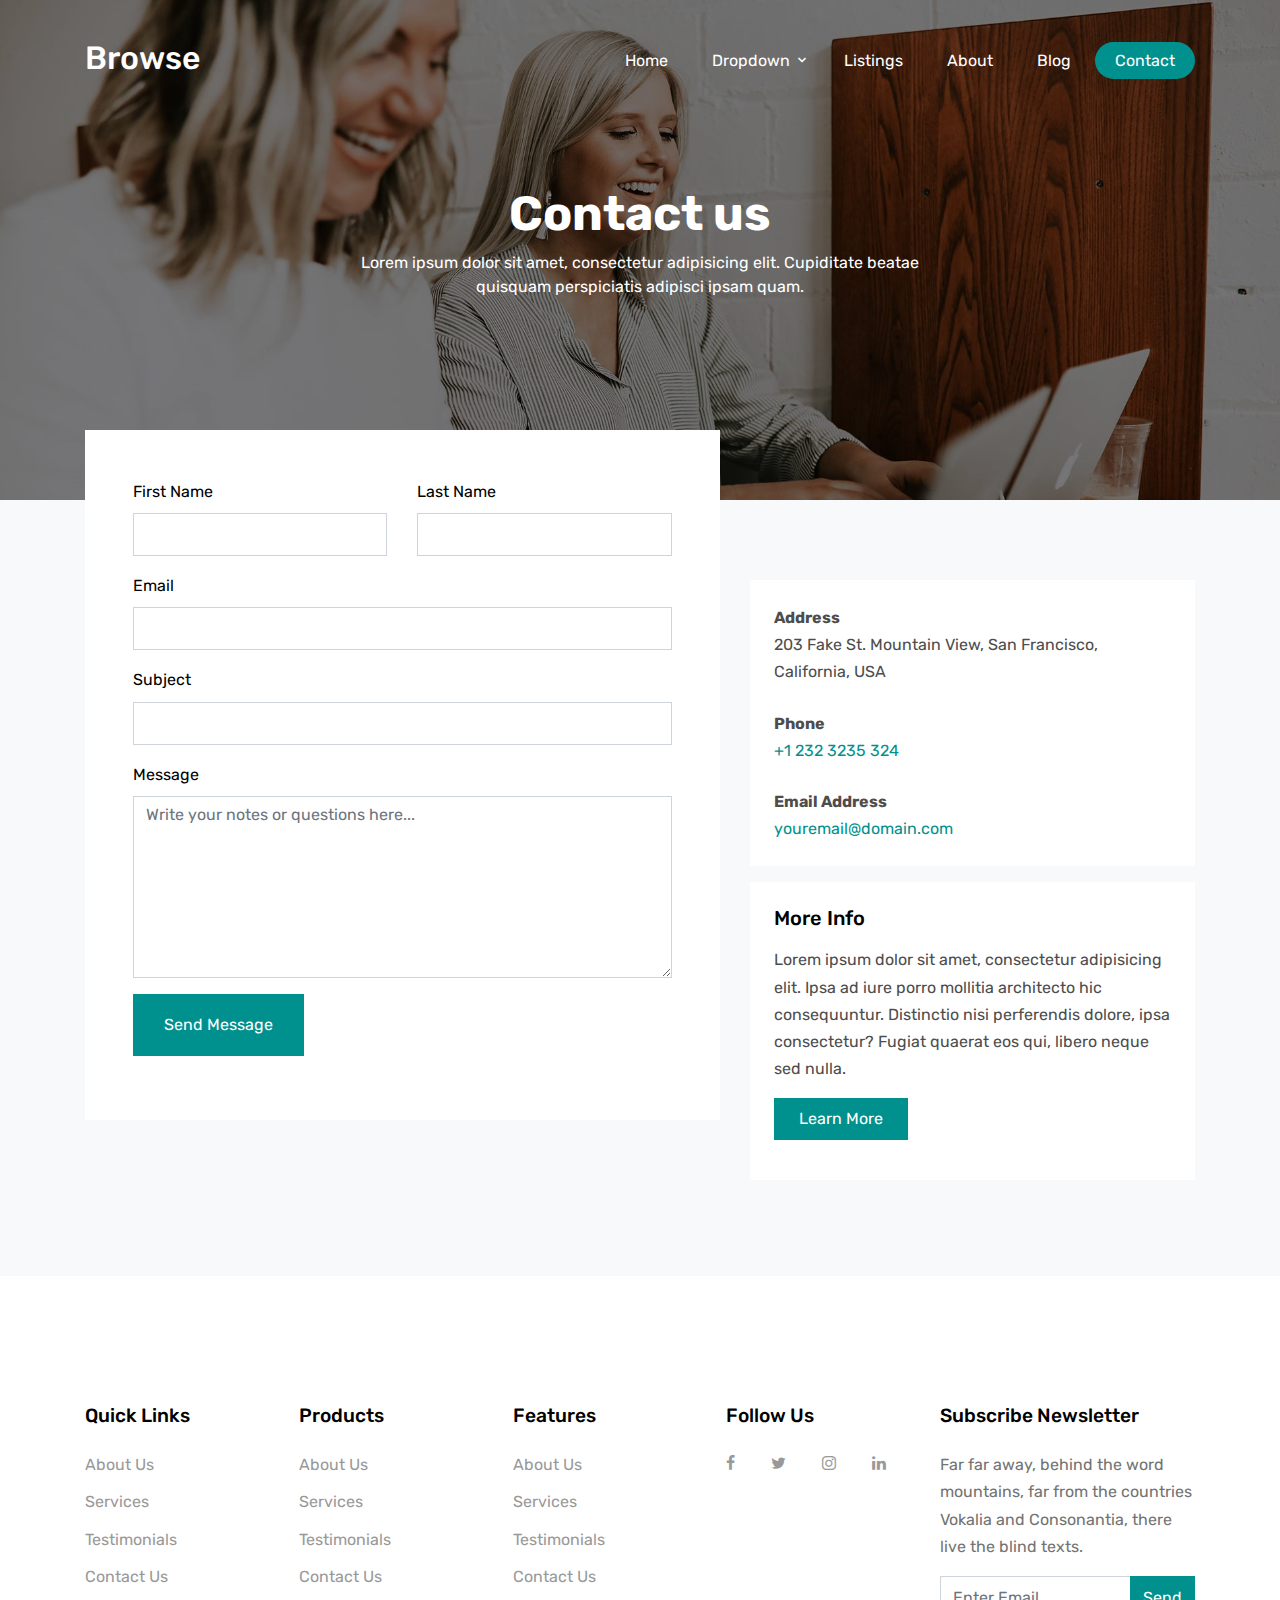
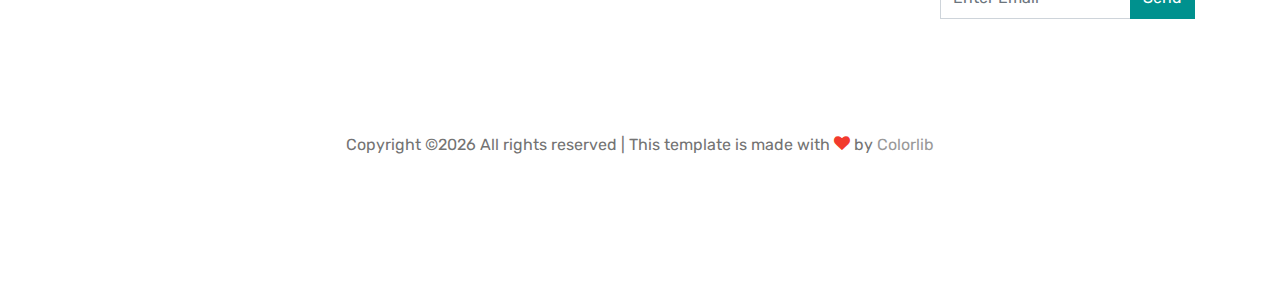
<file: Website (DEV)/contact.html>
<!DOCTYPE html>
<html lang="en">
  <head>
    <title>Browse &mdash; Website Template by Colorlib</title>
    <meta charset="utf-8">
    <meta name="viewport" content="width=device-width, initial-scale=1, shrink-to-fit=no">

    <link href="https://fonts.googleapis.com/css?family=Rubik:400,700" rel="stylesheet">

    <link rel="stylesheet" href="fonts/icomoon/style.css">

    <link rel="stylesheet" href="css/bootstrap.min.css">
    <link rel="stylesheet" href="css/magnific-popup.css">
    <link rel="stylesheet" href="css/jquery-ui.css">
    <link rel="stylesheet" href="css/owl.carousel.min.css">
    <link rel="stylesheet" href="css/owl.theme.default.min.css">

    <link rel="stylesheet" href="css/bootstrap-datepicker.css">

    <link rel="stylesheet" href="fonts/flaticon/font/flaticon.css">

    <link rel="stylesheet" href="css/aos.css">
    <link rel="stylesheet" href="css/rangeslider.css">

    <link rel="stylesheet" href="css/style.css">
    
  </head>
  <body>
  
  <div class="site-wrap">

    <div class="site-mobile-menu">
      <div class="site-mobile-menu-header">
        <div class="site-mobile-menu-close mt-3">
          <span class="icon-close2 js-menu-toggle"></span>
        </div>
      </div>
      <div class="site-mobile-menu-body"></div>
    </div>
    
    <header class="site-navbar" role="banner">

      <div class="container">
        <div class="row align-items-center">
          
          <div class="col-11 col-xl-2">
            <h1 class="mb-0 site-logo"><a href="index.html" class="text-white h2 mb-0">Browse</a></h1>
          </div>
          <div class="col-12 col-md-10 d-none d-xl-block">
            <nav class="site-navigation position-relative text-right" role="navigation">

              <ul class="site-menu js-clone-nav mr-auto d-none d-lg-block">
                <li><a href="index.html"><span>Home</span></a></li>
                <li class="has-children">
                  <a href="about.html"><span>Dropdown</span></a>
                  <ul class="dropdown arrow-top">
                    <li><a href="#">Menu One</a></li>
                    <li><a href="#">Menu Two</a></li>
                    <li><a href="#">Menu Three</a></li>
                    <li class="has-children">
                      <a href="#">Dropdown</a>
                      <ul class="dropdown">
                        <li><a href="#">Menu One</a></li>
                        <li><a href="#">Menu Two</a></li>
                        <li><a href="#">Menu Three</a></li>
                        <li><a href="#">Menu Four</a></li>
                      </ul>
                    </li>
                  </ul>
                </li>
                <li><a href="listings.html"><span>Listings</span></a></li>
                <li><a href="about.html"><span>About</span></a></li>
                <li><a href="blog.html"><span>Blog</span></a></li>
                <li class="active"><a href="contact.html"><span>Contact</span></a></li>
              </ul>
            </nav>
          </div>


          <div class="d-inline-block d-xl-none ml-md-0 mr-auto py-3" style="position: relative; top: 3px;"><a href="#" class="site-menu-toggle js-menu-toggle text-white"><span class="icon-menu h3"></span></a></div>

          </div>

        </div>
      </div>
      
    </header>

  

    <div class="site-blocks-cover inner-page-cover overlay" style="background-image: url(images/hero_1.jpg);" data-aos="fade" data-stellar-background-ratio="0.5">
      <div class="container">
        <div class="row align-items-center justify-content-center text-center">

          <div class="col-md-10" data-aos="fade-up" data-aos-delay="400">
            
            
            <div class="row justify-content-center">
              <div class="col-md-8 text-center">
                <h1>Contact us</h1>
                <p data-aos="fade-up" data-aos-delay="100">Lorem ipsum dolor sit amet, consectetur adipisicing elit. Cupiditate beatae quisquam perspiciatis adipisci ipsam quam.</p>
              </div>
            </div>

            
          </div>
        </div>
      </div>
    </div>  

    <div class="site-section bg-light">
      <div class="container">
        <div class="row">
          <div class="col-md-7 mb-5"  data-aos="fade">

            

            <form action="#" class="p-5 bg-white" style="margin-top: -150px;">
             

              <div class="row form-group">
                <div class="col-md-6 mb-3 mb-md-0">
                  <label class="text-black" for="fname">First Name</label>
                  <input type="text" id="fname" class="form-control">
                </div>
                <div class="col-md-6">
                  <label class="text-black" for="lname">Last Name</label>
                  <input type="text" id="lname" class="form-control">
                </div>
              </div>

              <div class="row form-group">
                
                <div class="col-md-12">
                  <label class="text-black" for="email">Email</label> 
                  <input type="email" id="email" class="form-control">
                </div>
              </div>

              <div class="row form-group">
                
                <div class="col-md-12">
                  <label class="text-black" for="subject">Subject</label> 
                  <input type="subject" id="subject" class="form-control">
                </div>
              </div>

              <div class="row form-group">
                <div class="col-md-12">
                  <label class="text-black" for="message">Message</label> 
                  <textarea name="message" id="message" cols="30" rows="7" class="form-control" placeholder="Write your notes or questions here..."></textarea>
                </div>
              </div>

              <div class="row form-group">
                <div class="col-md-12">
                  <input type="submit" value="Send Message" class="btn btn-primary btn-md text-white">
                </div>
              </div>

  
            </form>
          </div>
          <div class="col-md-5"  data-aos="fade" data-aos-delay="100">
            
            <div class="p-4 mb-3 bg-white">
              <p class="mb-0 font-weight-bold">Address</p>
              <p class="mb-4">203 Fake St. Mountain View, San Francisco, California, USA</p>

              <p class="mb-0 font-weight-bold">Phone</p>
              <p class="mb-4"><a href="#">+1 232 3235 324</a></p>

              <p class="mb-0 font-weight-bold">Email Address</p>
              <p class="mb-0"><a href="#">youremail@domain.com</a></p>

            </div>
            
            <div class="p-4 mb-3 bg-white">
              <h3 class="h5 text-black mb-3">More Info</h3>
              <p>Lorem ipsum dolor sit amet, consectetur adipisicing elit. Ipsa ad iure porro mollitia architecto hic consequuntur. Distinctio nisi perferendis dolore, ipsa consectetur? Fugiat quaerat eos qui, libero neque sed nulla.</p>
              <p><a href="#" class="btn btn-primary px-4 py-2 text-white">Learn More</a></p>
            </div>

          </div>
        </div>
      </div>
    </div>
    
    <footer class="site-footer">
      <div class="container">
        <div class="row">
          <div class="col-md-9">
            <div class="row">
              <div class="col-md-6 mb-5 mb-lg-0 col-lg-3">
                <h2 class="footer-heading mb-4">Quick Links</h2>
                <ul class="list-unstyled">
                  <li><a href="#">About Us</a></li>
                  <li><a href="#">Services</a></li>
                  <li><a href="#">Testimonials</a></li>
                  <li><a href="#">Contact Us</a></li>
                </ul>
              </div>
              <div class="col-md-6 mb-5 mb-lg-0 col-lg-3">
                <h2 class="footer-heading mb-4">Products</h2>
                <ul class="list-unstyled">
                  <li><a href="#">About Us</a></li>
                  <li><a href="#">Services</a></li>
                  <li><a href="#">Testimonials</a></li>
                  <li><a href="#">Contact Us</a></li>
                </ul>
              </div>
              <div class="col-md-6 mb-5 mb-lg-0 col-lg-3">
                <h2 class="footer-heading mb-4">Features</h2>
                <ul class="list-unstyled">
                  <li><a href="#">About Us</a></li>
                  <li><a href="#">Services</a></li>
                  <li><a href="#">Testimonials</a></li>
                  <li><a href="#">Contact Us</a></li>
                </ul>
              </div>
              <div class="col-md-6 mb-5 mb-lg-0 col-lg-3">
                <h2 class="footer-heading mb-4">Follow Us</h2>
                <a href="#" class="pl-0 pr-3"><span class="icon-facebook"></span></a>
                <a href="#" class="pl-3 pr-3"><span class="icon-twitter"></span></a>
                <a href="#" class="pl-3 pr-3"><span class="icon-instagram"></span></a>
                <a href="#" class="pl-3 pr-3"><span class="icon-linkedin"></span></a>
              </div>
            </div>
          </div>
          <div class="col-lg-3">
            <h2 class="footer-heading mb-4">Subscribe Newsletter</h2>
            <p>Far far away, behind the word mountains, far from the countries Vokalia and Consonantia, there live the blind texts.</p>
            <form action="#" method="post">
              <div class="input-group mb-3">
                <input type="text" class="form-control bg-transparent" placeholder="Enter Email" aria-label="Enter Email" aria-describedby="button-addon2">
                <div class="input-group-append">
                  <button class="btn btn-primary text-white" type="button" id="button-addon2">Send</button>
                </div>
              </div>
            </form>
          </div>
        </div>
        <div class="row pt-5 mt-5">
          <div class="col-12 text-md-center text-left">
            <p>
            <!-- Link back to Colorlib can't be removed. Template is licensed under CC BY 3.0. -->
            Copyright &copy;<script>document.write(new Date().getFullYear());</script> All rights reserved | This template is made with <i class="icon-heart text-danger" aria-hidden="true"></i> by <a href="https://colorlib.com" target="_blank" >Colorlib</a>
            <!-- Link back to Colorlib can't be removed. Template is licensed under CC BY 3.0. -->
            </p>
          </div>
        </div>
      </div>
    </footer>
  </div>

  <script src="js/jquery-3.3.1.min.js"></script>
  <script src="js/jquery-migrate-3.0.1.min.js"></script>
  <script src="js/jquery-ui.js"></script>
  <script src="js/popper.min.js"></script>
  <script src="js/bootstrap.min.js"></script>
  <script src="js/owl.carousel.min.js"></script>
  <script src="js/jquery.stellar.min.js"></script>
  <script src="js/jquery.countdown.min.js"></script>
  <script src="js/jquery.magnific-popup.min.js"></script>
  <script src="js/bootstrap-datepicker.min.js"></script>
  <script src="js/aos.js"></script>
  <script src="js/rangeslider.min.js"></script>
  
  <script src="js/main.js"></script>
  
  </body>
</html>
</file>
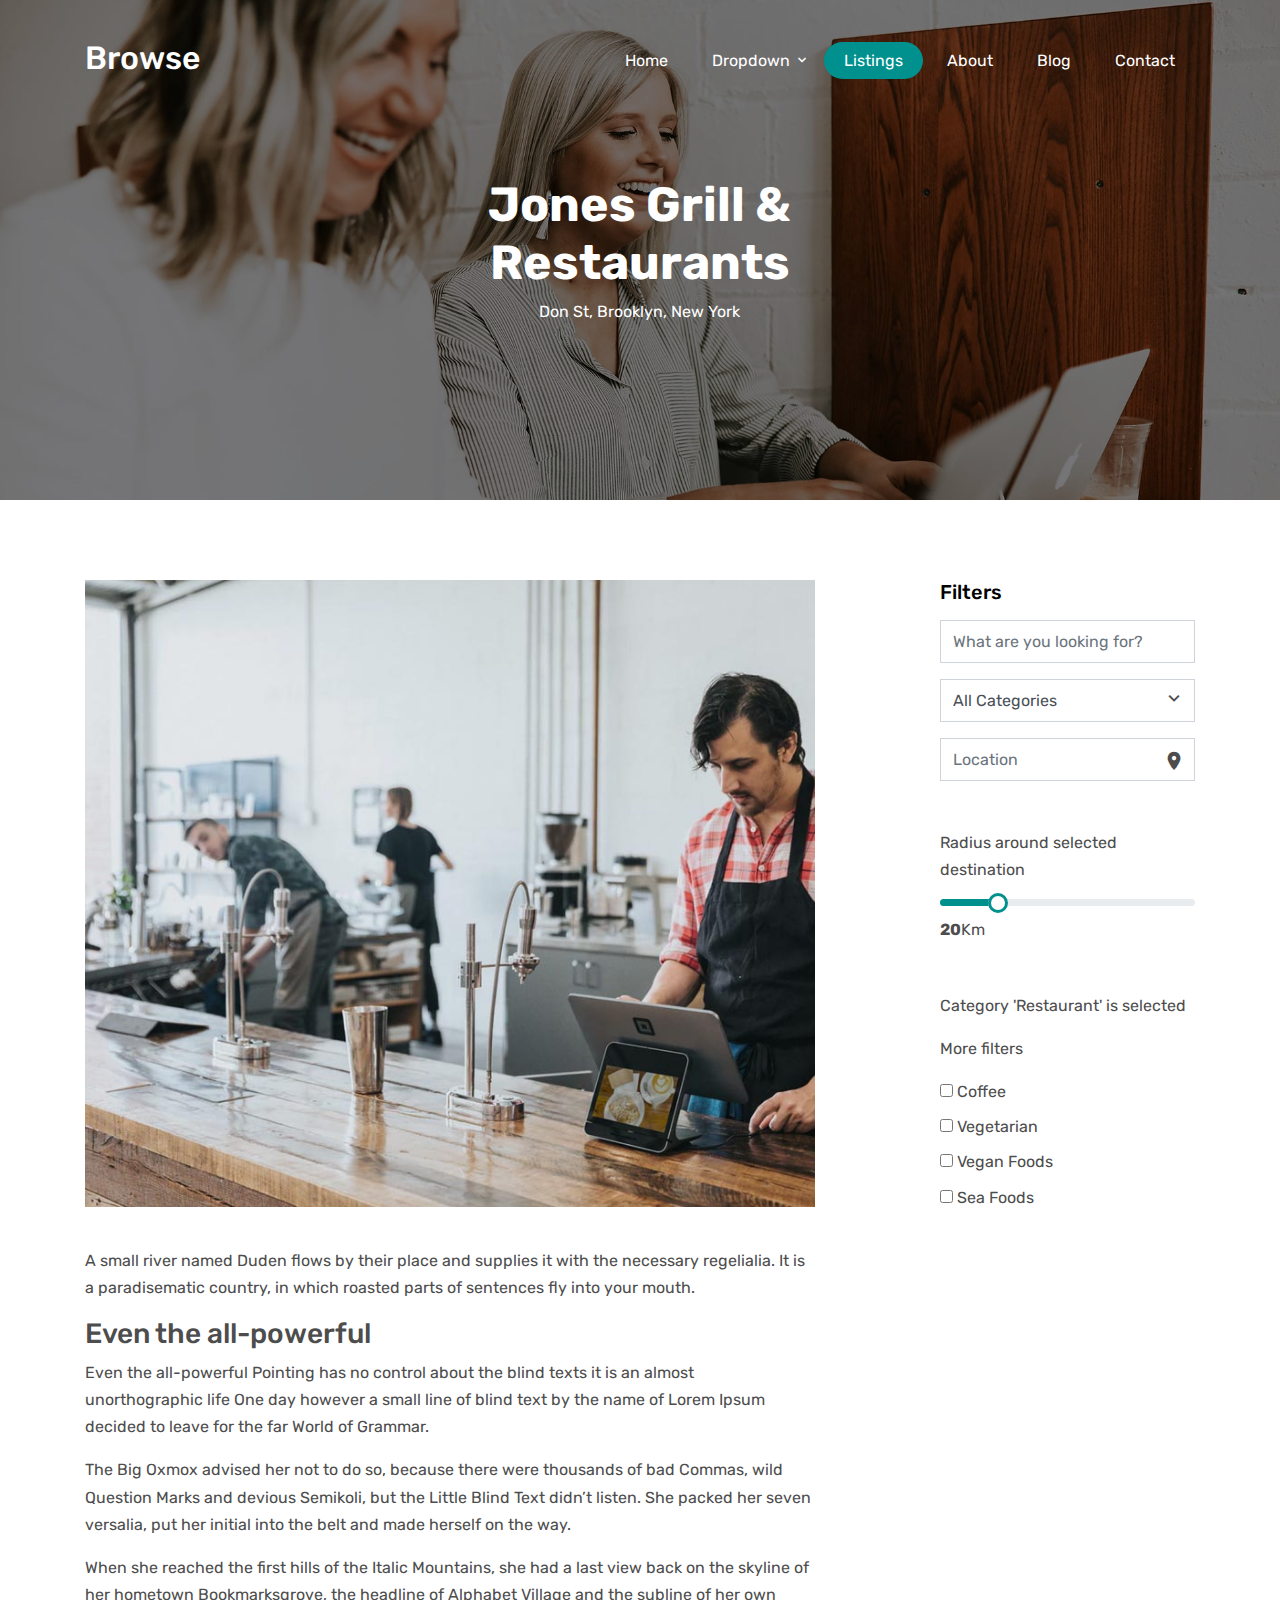
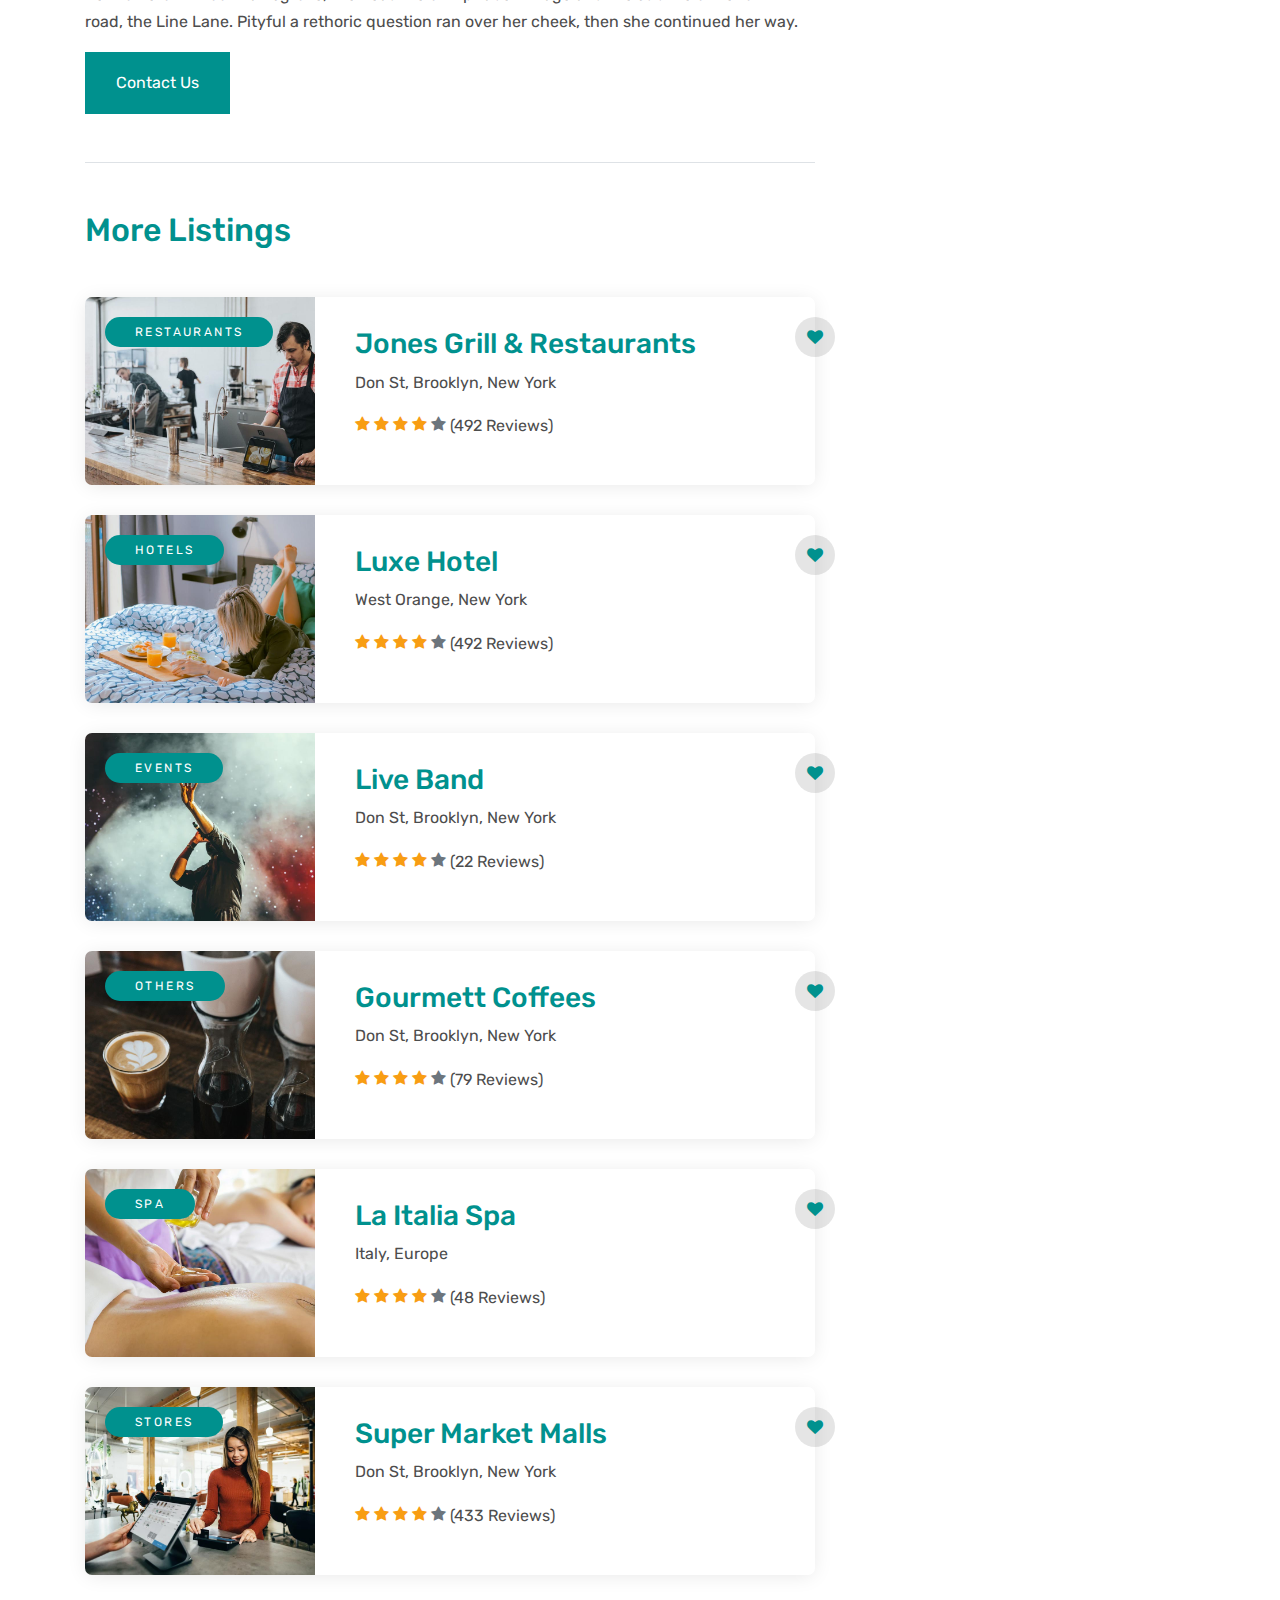
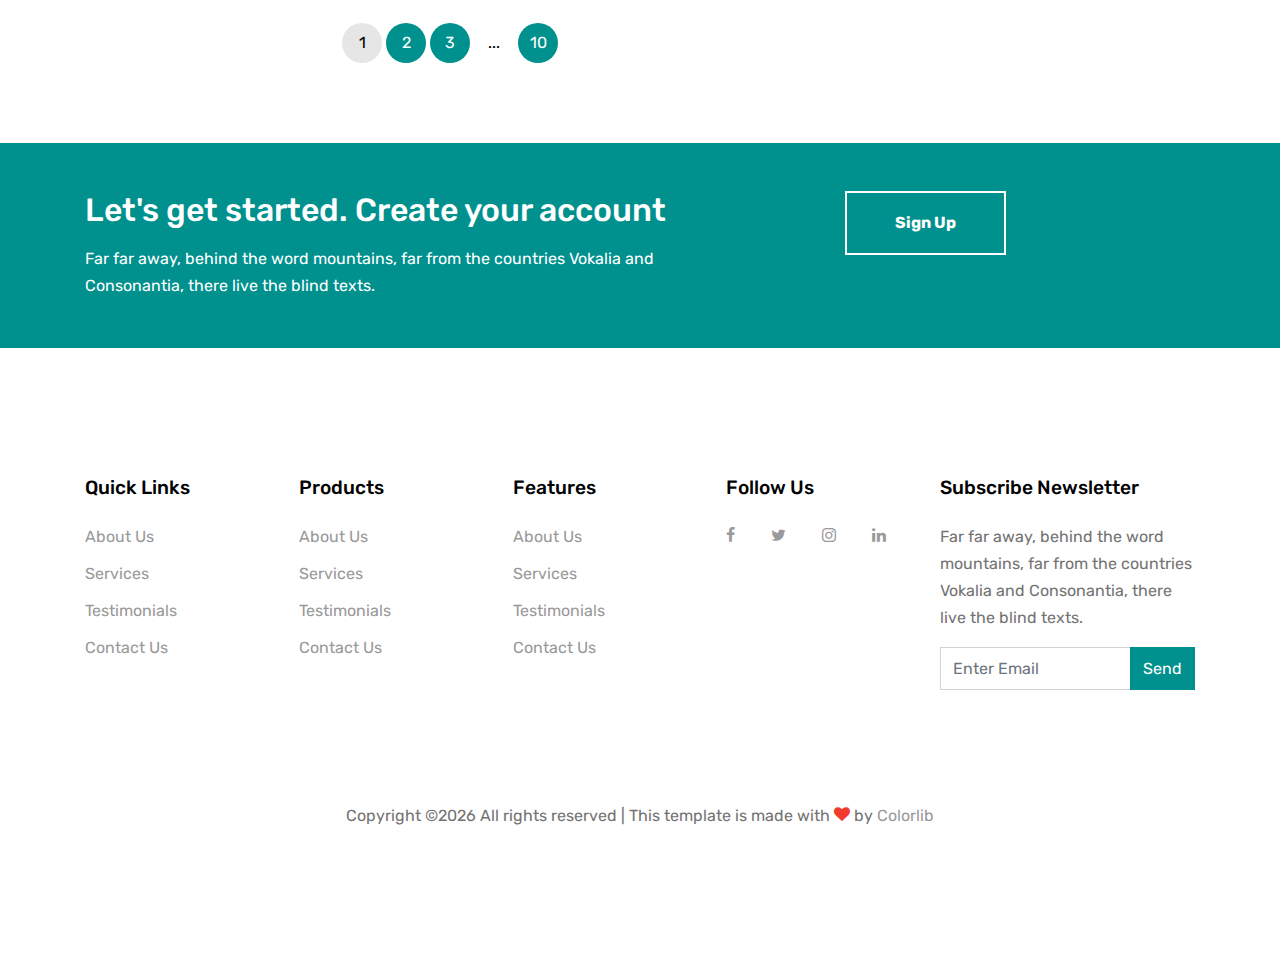
<file: Website (DEV)/listings-single.html>
<!DOCTYPE html>
<html lang="en">
  <head>
    <title>Browse &mdash; Website Template by Colorlib</title>
    <meta charset="utf-8">
    <meta name="viewport" content="width=device-width, initial-scale=1, shrink-to-fit=no">

    <link href="https://fonts.googleapis.com/css?family=Rubik:400,700" rel="stylesheet">

    <link rel="stylesheet" href="fonts/icomoon/style.css">

    <link rel="stylesheet" href="css/bootstrap.min.css">
    <link rel="stylesheet" href="css/magnific-popup.css">
    <link rel="stylesheet" href="css/jquery-ui.css">
    <link rel="stylesheet" href="css/owl.carousel.min.css">
    <link rel="stylesheet" href="css/owl.theme.default.min.css">

    <link rel="stylesheet" href="css/bootstrap-datepicker.css">

    <link rel="stylesheet" href="fonts/flaticon/font/flaticon.css">

    <link rel="stylesheet" href="css/aos.css">
    <link rel="stylesheet" href="css/rangeslider.css">

    <link rel="stylesheet" href="css/style.css">
    
  </head>
  <body>
  
  <div class="site-wrap">

    <div class="site-mobile-menu">
      <div class="site-mobile-menu-header">
        <div class="site-mobile-menu-close mt-3">
          <span class="icon-close2 js-menu-toggle"></span>
        </div>
      </div>
      <div class="site-mobile-menu-body"></div>
    </div>
    
    <header class="site-navbar" role="banner">

      <div class="container">
        <div class="row align-items-center">
          
          <div class="col-11 col-xl-2">
            <h1 class="mb-0 site-logo"><a href="index.html" class="text-white h2 mb-0">Browse</a></h1>
          </div>
          <div class="col-12 col-md-10 d-none d-xl-block">
            <nav class="site-navigation position-relative text-right" role="navigation">

              <ul class="site-menu js-clone-nav mr-auto d-none d-lg-block">
                <li><a href="index.html"><span>Home</span></a></li>
                <li class="has-children">
                  <a href="about.html"><span>Dropdown</span></a>
                  <ul class="dropdown arrow-top">
                    <li><a href="#">Menu One</a></li>
                    <li><a href="#">Menu Two</a></li>
                    <li><a href="#">Menu Three</a></li>
                    <li class="has-children">
                      <a href="#">Dropdown</a>
                      <ul class="dropdown">
                        <li><a href="#">Menu One</a></li>
                        <li><a href="#">Menu Two</a></li>
                        <li><a href="#">Menu Three</a></li>
                        <li><a href="#">Menu Four</a></li>
                      </ul>
                    </li>
                  </ul>
                </li>
                <li class="active"><a href="listings.html"><span>Listings</span></a></li>
                <li><a href="about.html"><span>About</span></a></li>
                <li><a href="blog.html"><span>Blog</span></a></li>
                <li><a href="contact.html"><span>Contact</span></a></li>
              </ul>
            </nav>
          </div>


          <div class="d-inline-block d-xl-none ml-md-0 mr-auto py-3" style="position: relative; top: 3px;"><a href="#" class="site-menu-toggle js-menu-toggle text-white"><span class="icon-menu h3"></span></a></div>

          </div>

        </div>
      </div>
      
    </header>

  

    <div class="site-blocks-cover inner-page-cover overlay" style="background-image: url(images/hero_1.jpg);" data-aos="fade" data-stellar-background-ratio="0.5">
      <div class="container">
        <div class="row align-items-center justify-content-center text-center">

          <div class="col-md-10" data-aos="fade-up" data-aos-delay="400">
            
            
            <div class="row justify-content-center">
              <div class="col-md-8 text-center">
                <h1>Jones Grill &amp; Restaurants</h1>
                <p class="mb-0">Don St, Brooklyn, New York</p>
              </div>
            </div>

            
          </div>
        </div>
      </div>
    </div>  

    <div class="site-section">
      <div class="container">
        <div class="row">
          <div class="col-lg-8">

            <div class="mb-5 border-bottom pb-5">
              <p><img src="images/img_2.jpg" alt="Image" class="img-fluid mb-4"></p>

              <p>A small river named Duden flows by their place and supplies it with the necessary regelialia. It is a paradisematic country, in which roasted parts of sentences fly into your mouth.</p>

            <h3>Even the all-powerful</h3>
            <p>Even the all-powerful Pointing has no control about the blind texts it is an almost unorthographic life One day however a small line of blind text by the name of Lorem Ipsum decided to leave for the far World of Grammar.</p>

            <p>The Big Oxmox advised her not to do so, because there were thousands of bad Commas, wild Question Marks and devious Semikoli, but the Little Blind Text didn’t listen. She packed her seven versalia, put her initial into the belt and made herself on the way.</p>

            <p>When she reached the first hills of the Italic Mountains, she had a last view back on the skyline of her hometown Bookmarksgrove, the headline of Alphabet Village and the subline of her own road, the Line Lane. Pityful a rethoric question ran over her cheek, then she continued her way.</p>

              <div class="row">
                <div class="col-md-6">
                  <a href="#" class="btn btn-primary btn-md text-white">Contact Us</a>
                </div>
              </div>
            </div>

            <h2 class="mb-5 text-primary">More Listings</h2>

            <div class="d-block d-md-flex listing-horizontal">

              <a href="#" class="img d-block" style="background-image: url('images/img_2.jpg')">
                <span class="category">Restaurants</span>
              </a>

              <div class="lh-content">
                <a href="#" class="bookmark"><span class="icon-heart"></span></a>
                <h3><a href="#">Jones Grill &amp; Restaurants</a></h3>
                <p>Don St, Brooklyn, New York</p>
                <p>
                  <span class="icon-star text-warning"></span>
                  <span class="icon-star text-warning"></span>
                  <span class="icon-star text-warning"></span>
                  <span class="icon-star text-warning"></span>
                  <span class="icon-star text-secondary"></span>
                  <span>(492 Reviews)</span>
                </p>

                
              </div>

            </div>

            <div class="d-block d-md-flex listing-horizontal">

              <a href="#" class="img d-block" style="background-image: url('images/img_1.jpg')">
                <span class="category">Hotels</span>
              </a>

              <div class="lh-content">
                <a href="#" class="bookmark"><span class="icon-heart"></span></a>
                <h3><a href="#">Luxe Hotel</a></h3>
                <p>West Orange, New York</p>
                <p>
                  <span class="icon-star text-warning"></span>
                  <span class="icon-star text-warning"></span>
                  <span class="icon-star text-warning"></span>
                  <span class="icon-star text-warning"></span>
                  <span class="icon-star text-secondary"></span>
                  <span>(492 Reviews)</span>
                </p>

                
              </div>

            </div>

            <div class="d-block d-md-flex listing-horizontal">

              <a href="#" class="img d-block" style="background-image: url('images/img_3.jpg')">
                <span class="category">Events</span>
              </a>

              <div class="lh-content">
                <a href="#" class="bookmark"><span class="icon-heart"></span></a>
                <h3><a href="#">Live Band</a></h3>
                <p>Don St, Brooklyn, New York</p>
                <p>
                  <span class="icon-star text-warning"></span>
                  <span class="icon-star text-warning"></span>
                  <span class="icon-star text-warning"></span>
                  <span class="icon-star text-warning"></span>
                  <span class="icon-star text-secondary"></span>
                  <span>(22 Reviews)</span>
                </p>

                
              </div>

            </div>


            <div class="d-block d-md-flex listing-horizontal">

              <a href="#" class="img d-block" style="background-image: url('images/img_4.jpg')">
                <span class="category">Others</span>
              </a>

              <div class="lh-content">
                <a href="#" class="bookmark"><span class="icon-heart"></span></a>
                <h3><a href="#">Gourmett Coffees</a></h3>
                <p>Don St, Brooklyn, New York</p>
                <p>
                  <span class="icon-star text-warning"></span>
                  <span class="icon-star text-warning"></span>
                  <span class="icon-star text-warning"></span>
                  <span class="icon-star text-warning"></span>
                  <span class="icon-star text-secondary"></span>
                  <span>(79 Reviews)</span>
                </p>

                
              </div>

            </div>

            <div class="d-block d-md-flex listing-horizontal">

              <a href="#" class="img d-block" style="background-image: url('images/img_5.jpg')">
                <span class="category">Spa</span>
              </a>

              <div class="lh-content">
                <a href="#" class="bookmark"><span class="icon-heart"></span></a>
                <h3><a href="#">La Italia Spa</a></h3>
                <p>Italy, Europe</p>
                <p>
                  <span class="icon-star text-warning"></span>
                  <span class="icon-star text-warning"></span>
                  <span class="icon-star text-warning"></span>
                  <span class="icon-star text-warning"></span>
                  <span class="icon-star text-secondary"></span>
                  <span>(48 Reviews)</span>
                </p>

                
              </div>

            </div>

            <div class="d-block d-md-flex listing-horizontal">

              <a href="#" class="img d-block" style="background-image: url('images/img_6.jpg')">
                <span class="category">Stores</span>
              </a>

              <div class="lh-content">
                <a href="#" class="bookmark"><span class="icon-heart"></span></a>
                <h3><a href="#">Super Market Malls</a></h3>
                <p>Don St, Brooklyn, New York</p>
                <p>
                  <span class="icon-star text-warning"></span>
                  <span class="icon-star text-warning"></span>
                  <span class="icon-star text-warning"></span>
                  <span class="icon-star text-warning"></span>
                  <span class="icon-star text-secondary"></span>
                  <span>(433 Reviews)</span>
                </p>

                
              </div>

            </div>

            <div class="col-12 mt-5 text-center">
              <div class="custom-pagination">
                <span>1</span>
                <a href="#">2</a>
                <a href="#">3</a>
                <span class="more-page">...</span>
                <a href="#">10</a>
              </div>
            </div>

          </div>
          <div class="col-lg-3 ml-auto">

            <div class="mb-5">
              <h3 class="h5 text-black mb-3">Filters</h3>
              <form action="#" method="post">
                <div class="form-group">
                  <input type="text" placeholder="What are you looking for?" class="form-control">
                </div>
                <div class="form-group">
                  <div class="select-wrap">
                      <span class="icon"><span class="icon-keyboard_arrow_down"></span></span>
                      <select class="form-control" name="" id="">
                        <option value="">All Categories</option>
                        <option value="">Appartment</option>
                        <option value="">Restaurant</option>
                        <option value="">Eat &amp; Drink</option>
                        <option value="">Events</option>
                        <option value="">Fitness</option>
                        <option value="">Others</option>
                      </select>
                    </div>
                </div>
                <div class="form-group">
                  <!-- select-wrap, .wrap-icon -->
                  <div class="wrap-icon">
                    <span class="icon icon-room"></span>
                    <input type="text" placeholder="Location" class="form-control">
                  </div>
                </div>
              </form>
            </div>
            
            <div class="mb-5">
              <form action="#" method="post">
                <div class="form-group">
                  <p>Radius around selected destination</p>
                </div>
                <div class="form-group">
                  <input type="range" min="0" max="100" value="20" data-rangeslider>
                </div>
              </form>
            </div>

            <div class="mb-5">
              <form action="#" method="post">
                <div class="form-group">
                  <p>Category 'Restaurant' is selected</p>
                  <p>More filters</p>
                </div>
                <div class="form-group">
                  <ul class="list-unstyled">
                    <li>
                      <label for="option1">
                        <input type="checkbox" id="option1">
                        Coffee
                      </label>
                    </li>
                    <li>
                      <label for="option2">
                        <input type="checkbox" id="option2">
                        Vegetarian
                      </label>
                    </li>
                    <li>
                      <label for="option3">
                        <input type="checkbox" id="option3">
                        Vegan Foods
                      </label>
                    </li>
                    <li>
                      <label for="option4">
                        <input type="checkbox" id="option4">
                        Sea Foods
                      </label>
                    </li>
                  </ul>
                </div>
              </form>
            </div>

          </div>

        </div>
      </div>
    </div>

    
    <div class="py-5 bg-primary">
      <div class="container">
        <div class="row">
          <div class="col-lg-7 mr-auto mb-4 mb-lg-0">
            <h2 class="mb-3 mt-0 text-white">Let's get started. Create your account</h2>
            <p class="mb-0 text-white">Far far away, behind the word mountains, far from the countries Vokalia and Consonantia, there live the blind texts.</p>
          </div>
          <div class="col-lg-4">
            <p class="mb-0"><a href="signup.html" class="btn btn-outline-white text-white btn-md px-5 font-weight-bold btn-md-block">Sign Up</a></p>
          </div>
        </div>
      </div>
    </div>
    
    <footer class="site-footer">
      <div class="container">
        <div class="row">
          <div class="col-md-9">
            <div class="row">
              <div class="col-md-6 mb-5 mb-lg-0 col-lg-3">
                <h2 class="footer-heading mb-4">Quick Links</h2>
                <ul class="list-unstyled">
                  <li><a href="#">About Us</a></li>
                  <li><a href="#">Services</a></li>
                  <li><a href="#">Testimonials</a></li>
                  <li><a href="#">Contact Us</a></li>
                </ul>
              </div>
              <div class="col-md-6 mb-5 mb-lg-0 col-lg-3">
                <h2 class="footer-heading mb-4">Products</h2>
                <ul class="list-unstyled">
                  <li><a href="#">About Us</a></li>
                  <li><a href="#">Services</a></li>
                  <li><a href="#">Testimonials</a></li>
                  <li><a href="#">Contact Us</a></li>
                </ul>
              </div>
              <div class="col-md-6 mb-5 mb-lg-0 col-lg-3">
                <h2 class="footer-heading mb-4">Features</h2>
                <ul class="list-unstyled">
                  <li><a href="#">About Us</a></li>
                  <li><a href="#">Services</a></li>
                  <li><a href="#">Testimonials</a></li>
                  <li><a href="#">Contact Us</a></li>
                </ul>
              </div>
              <div class="col-md-6 mb-5 mb-lg-0 col-lg-3">
                <h2 class="footer-heading mb-4">Follow Us</h2>
                <a href="#" class="pl-0 pr-3"><span class="icon-facebook"></span></a>
                <a href="#" class="pl-3 pr-3"><span class="icon-twitter"></span></a>
                <a href="#" class="pl-3 pr-3"><span class="icon-instagram"></span></a>
                <a href="#" class="pl-3 pr-3"><span class="icon-linkedin"></span></a>
              </div>
            </div>
          </div>
          <div class="col-lg-3">
            <h2 class="footer-heading mb-4">Subscribe Newsletter</h2>
            <p>Far far away, behind the word mountains, far from the countries Vokalia and Consonantia, there live the blind texts.</p>
            <form action="#" method="post">
              <div class="input-group mb-3">
                <input type="text" class="form-control bg-transparent" placeholder="Enter Email" aria-label="Enter Email" aria-describedby="button-addon2">
                <div class="input-group-append">
                  <button class="btn btn-primary text-white" type="button" id="button-addon2">Send</button>
                </div>
              </div>
            </form>
          </div>
        </div>
        <div class="row pt-5 mt-5">
          <div class="col-12 text-md-center text-left">
            <p>
            <!-- Link back to Colorlib can't be removed. Template is licensed under CC BY 3.0. -->
            Copyright &copy;<script>document.write(new Date().getFullYear());</script> All rights reserved | This template is made with <i class="icon-heart text-danger" aria-hidden="true"></i> by <a href="https://colorlib.com" target="_blank" >Colorlib</a>
            <!-- Link back to Colorlib can't be removed. Template is licensed under CC BY 3.0. -->
            </p>
          </div>
        </div>
      </div>
    </footer>
  </div>

  <script src="js/jquery-3.3.1.min.js"></script>
  <script src="js/jquery-migrate-3.0.1.min.js"></script>
  <script src="js/jquery-ui.js"></script>
  <script src="js/popper.min.js"></script>
  <script src="js/bootstrap.min.js"></script>
  <script src="js/owl.carousel.min.js"></script>
  <script src="js/jquery.stellar.min.js"></script>
  <script src="js/jquery.countdown.min.js"></script>
  <script src="js/jquery.magnific-popup.min.js"></script>
  <script src="js/bootstrap-datepicker.min.js"></script>
  <script src="js/aos.js"></script>
  <script src="js/rangeslider.min.js"></script>
  
  <script src="js/main.js"></script>
  
  </body>
</html>
</file>
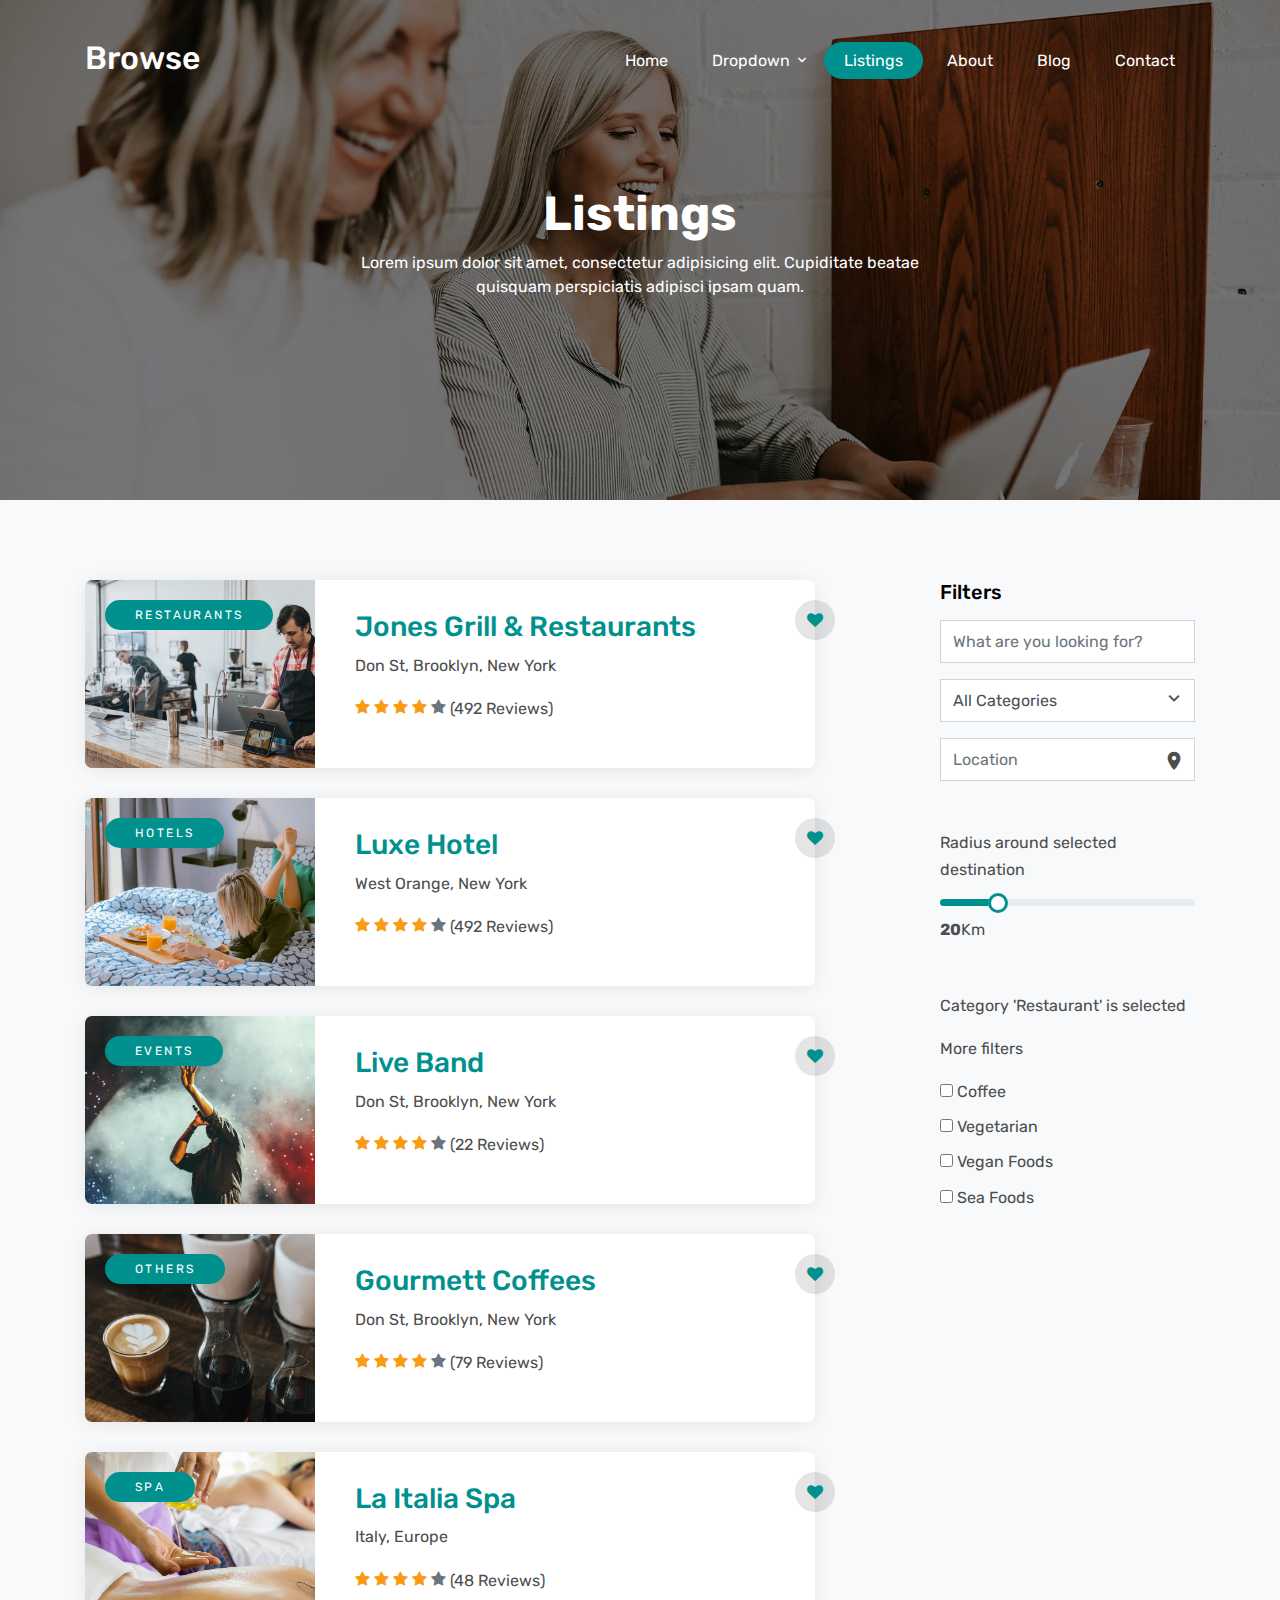
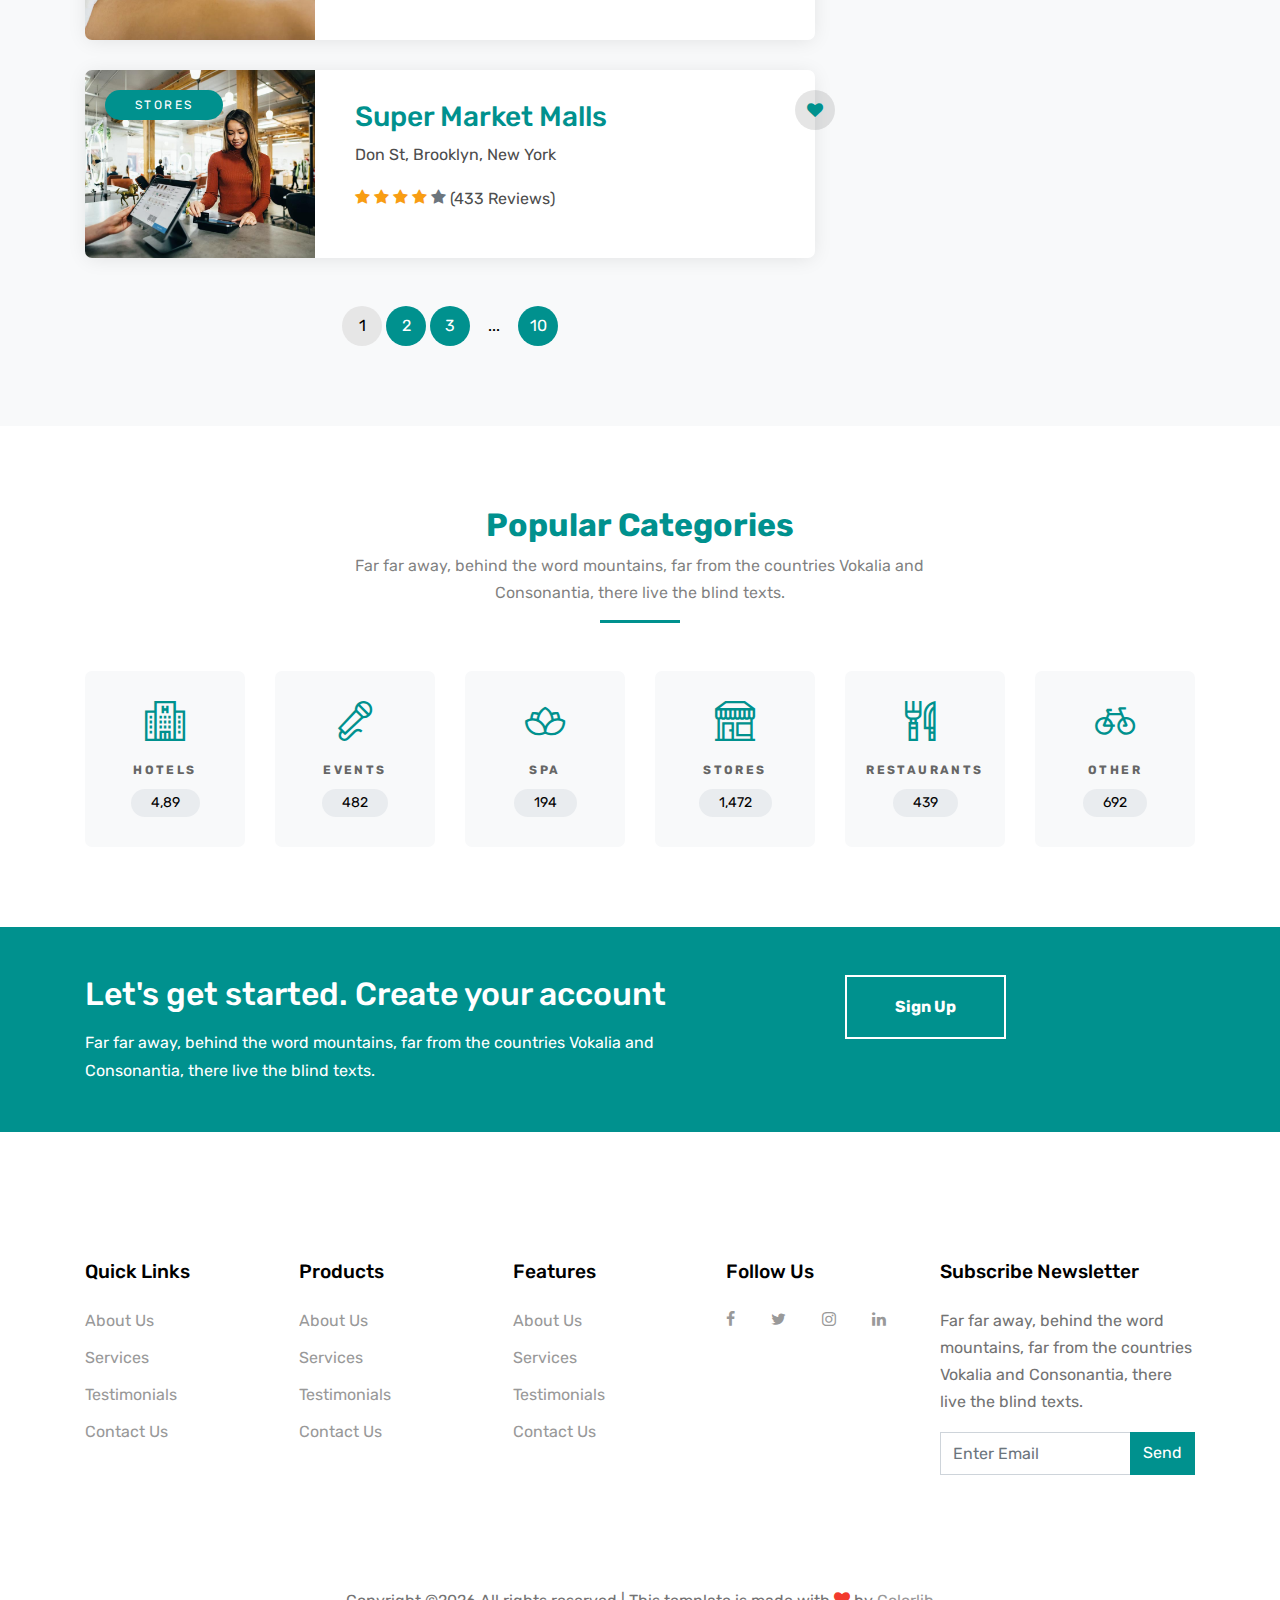
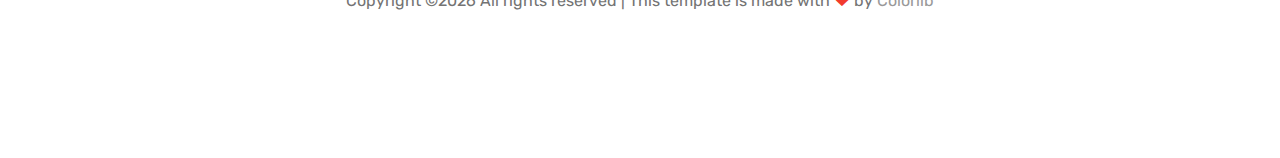
<file: Website (DEV)/listings.html>
<!DOCTYPE html>
<html lang="en">
  <head>
    <title>Browse &mdash; Website Template by Colorlib</title>
    <meta charset="utf-8">
    <meta name="viewport" content="width=device-width, initial-scale=1, shrink-to-fit=no">

    <link href="https://fonts.googleapis.com/css?family=Rubik:400,700" rel="stylesheet">

    <link rel="stylesheet" href="fonts/icomoon/style.css">

    <link rel="stylesheet" href="css/bootstrap.min.css">
    <link rel="stylesheet" href="css/magnific-popup.css">
    <link rel="stylesheet" href="css/jquery-ui.css">
    <link rel="stylesheet" href="css/owl.carousel.min.css">
    <link rel="stylesheet" href="css/owl.theme.default.min.css">

    <link rel="stylesheet" href="css/bootstrap-datepicker.css">

    <link rel="stylesheet" href="fonts/flaticon/font/flaticon.css">

    <link rel="stylesheet" href="css/aos.css">
    <link rel="stylesheet" href="css/rangeslider.css">

    <link rel="stylesheet" href="css/style.css">
    
  </head>
  <body>
  
  <div class="site-wrap">

    <div class="site-mobile-menu">
      <div class="site-mobile-menu-header">
        <div class="site-mobile-menu-close mt-3">
          <span class="icon-close2 js-menu-toggle"></span>
        </div>
      </div>
      <div class="site-mobile-menu-body"></div>
    </div>
    
    <header class="site-navbar" role="banner">

      <div class="container">
        <div class="row align-items-center">
          
          <div class="col-11 col-xl-2">
            <h1 class="mb-0 site-logo"><a href="index.html" class="text-white h2 mb-0">Browse</a></h1>
          </div>
          <div class="col-12 col-md-10 d-none d-xl-block">
            <nav class="site-navigation position-relative text-right" role="navigation">

              <ul class="site-menu js-clone-nav mr-auto d-none d-lg-block">
                <li><a href="index.html"><span>Home</span></a></li>
                <li class="has-children">
                  <a href="about.html"><span>Dropdown</span></a>
                  <ul class="dropdown arrow-top">
                    <li><a href="#">Menu One</a></li>
                    <li><a href="#">Menu Two</a></li>
                    <li><a href="#">Menu Three</a></li>
                    <li class="has-children">
                      <a href="#">Dropdown</a>
                      <ul class="dropdown">
                        <li><a href="#">Menu One</a></li>
                        <li><a href="#">Menu Two</a></li>
                        <li><a href="#">Menu Three</a></li>
                        <li><a href="#">Menu Four</a></li>
                      </ul>
                    </li>
                  </ul>
                </li>
                <li class="active"><a href="listings.html"><span>Listings</span></a></li>
                <li><a href="about.html"><span>About</span></a></li>
                <li><a href="blog.html"><span>Blog</span></a></li>
                <li><a href="contact.html"><span>Contact</span></a></li>
              </ul>
            </nav>
          </div>


          <div class="d-inline-block d-xl-none ml-md-0 mr-auto py-3" style="position: relative; top: 3px;"><a href="#" class="site-menu-toggle js-menu-toggle text-white"><span class="icon-menu h3"></span></a></div>

          </div>

        </div>
      </div>
      
    </header>

  

    <div class="site-blocks-cover inner-page-cover overlay" style="background-image: url(images/hero_1.jpg);" data-aos="fade" data-stellar-background-ratio="0.5">
      <div class="container">
        <div class="row align-items-center justify-content-center text-center">

          <div class="col-md-10" data-aos="fade-up" data-aos-delay="400">
            
            
            <div class="row justify-content-center">
              <div class="col-md-8 text-center">
                <h1>Listings</h1>
                <p data-aos="fade-up" data-aos-delay="100">Lorem ipsum dolor sit amet, consectetur adipisicing elit. Cupiditate beatae quisquam perspiciatis adipisci ipsam quam.</p>
              </div>
            </div>

            
          </div>
        </div>
      </div>
    </div>  
    

    <div class="site-section bg-light">
      <div class="container">
        <div class="row">
          <div class="col-lg-8">

            <div class="d-block d-md-flex listing-horizontal">

              <a href="#" class="img d-block" style="background-image: url('images/img_2.jpg')">
                <span class="category">Restaurants</span>
              </a>

              <div class="lh-content">
                <a href="#" class="bookmark"><span class="icon-heart"></span></a>
                <h3><a href="#">Jones Grill &amp; Restaurants</a></h3>
                <p>Don St, Brooklyn, New York</p>
                <p>
                  <span class="icon-star text-warning"></span>
                  <span class="icon-star text-warning"></span>
                  <span class="icon-star text-warning"></span>
                  <span class="icon-star text-warning"></span>
                  <span class="icon-star text-secondary"></span>
                  <span>(492 Reviews)</span>
                </p>

                
              </div>

            </div>

            <div class="d-block d-md-flex listing-horizontal">

              <a href="#" class="img d-block" style="background-image: url('images/img_1.jpg')">
                <span class="category">Hotels</span>
              </a>

              <div class="lh-content">
                <a href="#" class="bookmark"><span class="icon-heart"></span></a>
                <h3><a href="#">Luxe Hotel</a></h3>
                <p>West Orange, New York</p>
                <p>
                  <span class="icon-star text-warning"></span>
                  <span class="icon-star text-warning"></span>
                  <span class="icon-star text-warning"></span>
                  <span class="icon-star text-warning"></span>
                  <span class="icon-star text-secondary"></span>
                  <span>(492 Reviews)</span>
                </p>

                
              </div>

            </div>

            <div class="d-block d-md-flex listing-horizontal">

              <a href="#" class="img d-block" style="background-image: url('images/img_3.jpg')">
                <span class="category">Events</span>
              </a>

              <div class="lh-content">
                <a href="#" class="bookmark"><span class="icon-heart"></span></a>
                <h3><a href="#">Live Band</a></h3>
                <p>Don St, Brooklyn, New York</p>
                <p>
                  <span class="icon-star text-warning"></span>
                  <span class="icon-star text-warning"></span>
                  <span class="icon-star text-warning"></span>
                  <span class="icon-star text-warning"></span>
                  <span class="icon-star text-secondary"></span>
                  <span>(22 Reviews)</span>
                </p>

                
              </div>

            </div>


            <div class="d-block d-md-flex listing-horizontal">

              <a href="#" class="img d-block" style="background-image: url('images/img_4.jpg')">
                <span class="category">Others</span>
              </a>

              <div class="lh-content">
                <a href="#" class="bookmark"><span class="icon-heart"></span></a>
                <h3><a href="#">Gourmett Coffees</a></h3>
                <p>Don St, Brooklyn, New York</p>
                <p>
                  <span class="icon-star text-warning"></span>
                  <span class="icon-star text-warning"></span>
                  <span class="icon-star text-warning"></span>
                  <span class="icon-star text-warning"></span>
                  <span class="icon-star text-secondary"></span>
                  <span>(79 Reviews)</span>
                </p>

                
              </div>

            </div>

            <div class="d-block d-md-flex listing-horizontal">

              <a href="#" class="img d-block" style="background-image: url('images/img_5.jpg')">
                <span class="category">Spa</span>
              </a>

              <div class="lh-content">
                <a href="#" class="bookmark"><span class="icon-heart"></span></a>
                <h3><a href="#">La Italia Spa</a></h3>
                <p>Italy, Europe</p>
                <p>
                  <span class="icon-star text-warning"></span>
                  <span class="icon-star text-warning"></span>
                  <span class="icon-star text-warning"></span>
                  <span class="icon-star text-warning"></span>
                  <span class="icon-star text-secondary"></span>
                  <span>(48 Reviews)</span>
                </p>

                
              </div>

            </div>

            <div class="d-block d-md-flex listing-horizontal">

              <a href="#" class="img d-block" style="background-image: url('images/img_6.jpg')">
                <span class="category">Stores</span>
              </a>

              <div class="lh-content">
                <a href="#" class="bookmark"><span class="icon-heart"></span></a>
                <h3><a href="#">Super Market Malls</a></h3>
                <p>Don St, Brooklyn, New York</p>
                <p>
                  <span class="icon-star text-warning"></span>
                  <span class="icon-star text-warning"></span>
                  <span class="icon-star text-warning"></span>
                  <span class="icon-star text-warning"></span>
                  <span class="icon-star text-secondary"></span>
                  <span>(433 Reviews)</span>
                </p>

                
              </div>

            </div>

            <div class="col-12 mt-5 text-center">
              <div class="custom-pagination">
                <span>1</span>
                <a href="#">2</a>
                <a href="#">3</a>
                <span class="more-page">...</span>
                <a href="#">10</a>
              </div>
            </div>

          </div>
          <div class="col-lg-3 ml-auto">

            <div class="mb-5">
              <h3 class="h5 text-black mb-3">Filters</h3>
              <form action="#" method="post">
                <div class="form-group">
                  <input type="text" placeholder="What are you looking for?" class="form-control">
                </div>
                <div class="form-group">
                  <div class="select-wrap">
                      <span class="icon"><span class="icon-keyboard_arrow_down"></span></span>
                      <select class="form-control" name="" id="">
                        <option value="">All Categories</option>
                        <option value="">Appartment</option>
                        <option value="">Restaurant</option>
                        <option value="">Eat &amp; Drink</option>
                        <option value="">Events</option>
                        <option value="">Fitness</option>
                        <option value="">Others</option>
                      </select>
                    </div>
                </div>
                <div class="form-group">
                  <!-- select-wrap, .wrap-icon -->
                  <div class="wrap-icon">
                    <span class="icon icon-room"></span>
                    <input type="text" placeholder="Location" class="form-control">
                  </div>
                </div>
              </form>
            </div>
            
            <div class="mb-5">
              <form action="#" method="post">
                <div class="form-group">
                  <p>Radius around selected destination</p>
                </div>
                <div class="form-group">
                  <input type="range" min="0" max="100" value="20" data-rangeslider>
                </div>
              </form>
            </div>

            <div class="mb-5">
              <form action="#" method="post">
                <div class="form-group">
                  <p>Category 'Restaurant' is selected</p>
                  <p>More filters</p>
                </div>
                <div class="form-group">
                  <ul class="list-unstyled">
                    <li>
                      <label for="option1">
                        <input type="checkbox" id="option1">
                        Coffee
                      </label>
                    </li>
                    <li>
                      <label for="option2">
                        <input type="checkbox" id="option2">
                        Vegetarian
                      </label>
                    </li>
                    <li>
                      <label for="option3">
                        <input type="checkbox" id="option3">
                        Vegan Foods
                      </label>
                    </li>
                    <li>
                      <label for="option4">
                        <input type="checkbox" id="option4">
                        Sea Foods
                      </label>
                    </li>
                  </ul>
                </div>
              </form>
            </div>

          </div>

        </div>
      </div>
    </div>

    <div class="site-section">
      <div class="container">
        <div class="row justify-content-center mb-5">
          <div class="col-md-7 text-center border-primary">
            <h2 class="font-weight-light text-primary">Popular Categories</h2>
            <p class="color-black-opacity-5">Far far away, behind the word mountains, far from the countries Vokalia and Consonantia, there live the blind texts.</p>
          </div>
        </div>

        <div class="row align-items-stretch">
          <div class="col-6 col-sm-6 col-md-4 mb-4 mb-lg-0 col-lg-2">
            <a href="#" class="popular-category h-100">
              <span class="icon mb-3"><span class="flaticon-hotel"></span></span>
              <span class="caption mb-2 d-block">Hotels</span>
              <span class="number">4,89</span>
            </a>
          </div>
          <div class="col-6 col-sm-6 col-md-4 mb-4 mb-lg-0 col-lg-2">
            <a href="#" class="popular-category h-100">
              <span class="icon mb-3"><span class="flaticon-microphone"></span></span>
              <span class="caption mb-2 d-block">Events</span>
              <span class="number">482</span>
            </a>
          </div>
          <div class="col-6 col-sm-6 col-md-4 mb-4 mb-lg-0 col-lg-2">
            <a href="#" class="popular-category h-100">
              <span class="icon mb-3"><span class="flaticon-flower"></span></span>
              <span class="caption mb-2 d-block">Spa</span>
              <span class="number">194</span>
            </a>
          </div>
          <div class="col-6 col-sm-6 col-md-4 mb-4 mb-lg-0 col-lg-2">
            <a href="#" class="popular-category h-100">
              <span class="icon mb-3"><span class="flaticon-restaurant"></span></span>
              <span class="caption mb-2 d-block">Stores</span>
              <span class="number">1,472</span>
            </a>
          </div>
          <div class="col-6 col-sm-6 col-md-4 mb-4 mb-lg-0 col-lg-2">
            <a href="#" class="popular-category h-100">
              <span class="icon mb-3"><span class="flaticon-cutlery"></span></span>
              <span class="caption mb-2 d-block">Restaurants</span>
              <span class="number">439</span>
            </a>
          </div>
          <div class="col-6 col-sm-6 col-md-4 mb-4 mb-lg-0 col-lg-2">
            <a href="#" class="popular-category h-100">
              <span class="icon mb-3"><span class="flaticon-bike"></span></span>
              <span class="caption mb-2 d-block">Other</span>
              <span class="number">692</span>
            </a>
          </div>
        </div>

        
      </div>
    </div>

    
    <div class="py-5 bg-primary">
      <div class="container">
        <div class="row">
          <div class="col-lg-7 mr-auto mb-4 mb-lg-0">
            <h2 class="mb-3 mt-0 text-white">Let's get started. Create your account</h2>
            <p class="mb-0 text-white">Far far away, behind the word mountains, far from the countries Vokalia and Consonantia, there live the blind texts.</p>
          </div>
          <div class="col-lg-4">
            <p class="mb-0"><a href="signup.html" class="btn btn-outline-white text-white btn-md px-5 font-weight-bold btn-md-block">Sign Up</a></p>
          </div>
        </div>
      </div>
    </div>
    
    <footer class="site-footer">
      <div class="container">
        <div class="row">
          <div class="col-md-9">
            <div class="row">
              <div class="col-md-6 mb-5 mb-lg-0 col-lg-3">
                <h2 class="footer-heading mb-4">Quick Links</h2>
                <ul class="list-unstyled">
                  <li><a href="#">About Us</a></li>
                  <li><a href="#">Services</a></li>
                  <li><a href="#">Testimonials</a></li>
                  <li><a href="#">Contact Us</a></li>
                </ul>
              </div>
              <div class="col-md-6 mb-5 mb-lg-0 col-lg-3">
                <h2 class="footer-heading mb-4">Products</h2>
                <ul class="list-unstyled">
                  <li><a href="#">About Us</a></li>
                  <li><a href="#">Services</a></li>
                  <li><a href="#">Testimonials</a></li>
                  <li><a href="#">Contact Us</a></li>
                </ul>
              </div>
              <div class="col-md-6 mb-5 mb-lg-0 col-lg-3">
                <h2 class="footer-heading mb-4">Features</h2>
                <ul class="list-unstyled">
                  <li><a href="#">About Us</a></li>
                  <li><a href="#">Services</a></li>
                  <li><a href="#">Testimonials</a></li>
                  <li><a href="#">Contact Us</a></li>
                </ul>
              </div>
              <div class="col-md-6 mb-5 mb-lg-0 col-lg-3">
                <h2 class="footer-heading mb-4">Follow Us</h2>
                <a href="#" class="pl-0 pr-3"><span class="icon-facebook"></span></a>
                <a href="#" class="pl-3 pr-3"><span class="icon-twitter"></span></a>
                <a href="#" class="pl-3 pr-3"><span class="icon-instagram"></span></a>
                <a href="#" class="pl-3 pr-3"><span class="icon-linkedin"></span></a>
              </div>
            </div>
          </div>
          <div class="col-lg-3">
            <h2 class="footer-heading mb-4">Subscribe Newsletter</h2>
            <p>Far far away, behind the word mountains, far from the countries Vokalia and Consonantia, there live the blind texts.</p>
            <form action="#" method="post">
              <div class="input-group mb-3">
                <input type="text" class="form-control bg-transparent" placeholder="Enter Email" aria-label="Enter Email" aria-describedby="button-addon2">
                <div class="input-group-append">
                  <button class="btn btn-primary text-white" type="button" id="button-addon2">Send</button>
                </div>
              </div>
            </form>
          </div>
        </div>
        <div class="row pt-5 mt-5">
          <div class="col-12 text-md-center text-left">
            <p>
            <!-- Link back to Colorlib can't be removed. Template is licensed under CC BY 3.0. -->
            Copyright &copy;<script>document.write(new Date().getFullYear());</script> All rights reserved | This template is made with <i class="icon-heart text-danger" aria-hidden="true"></i> by <a href="https://colorlib.com" target="_blank" >Colorlib</a>
            <!-- Link back to Colorlib can't be removed. Template is licensed under CC BY 3.0. -->
            </p>
          </div>
        </div>
      </div>
    </footer>
  </div>

  <script src="js/jquery-3.3.1.min.js"></script>
  <script src="js/jquery-migrate-3.0.1.min.js"></script>
  <script src="js/jquery-ui.js"></script>
  <script src="js/popper.min.js"></script>
  <script src="js/bootstrap.min.js"></script>
  <script src="js/owl.carousel.min.js"></script>
  <script src="js/jquery.stellar.min.js"></script>
  <script src="js/jquery.countdown.min.js"></script>
  <script src="js/jquery.magnific-popup.min.js"></script>
  <script src="js/bootstrap-datepicker.min.js"></script>
  <script src="js/aos.js"></script>
  <script src="js/rangeslider.min.js"></script>
  
  <script src="js/main.js"></script>
  
  </body>
</html>
</file>
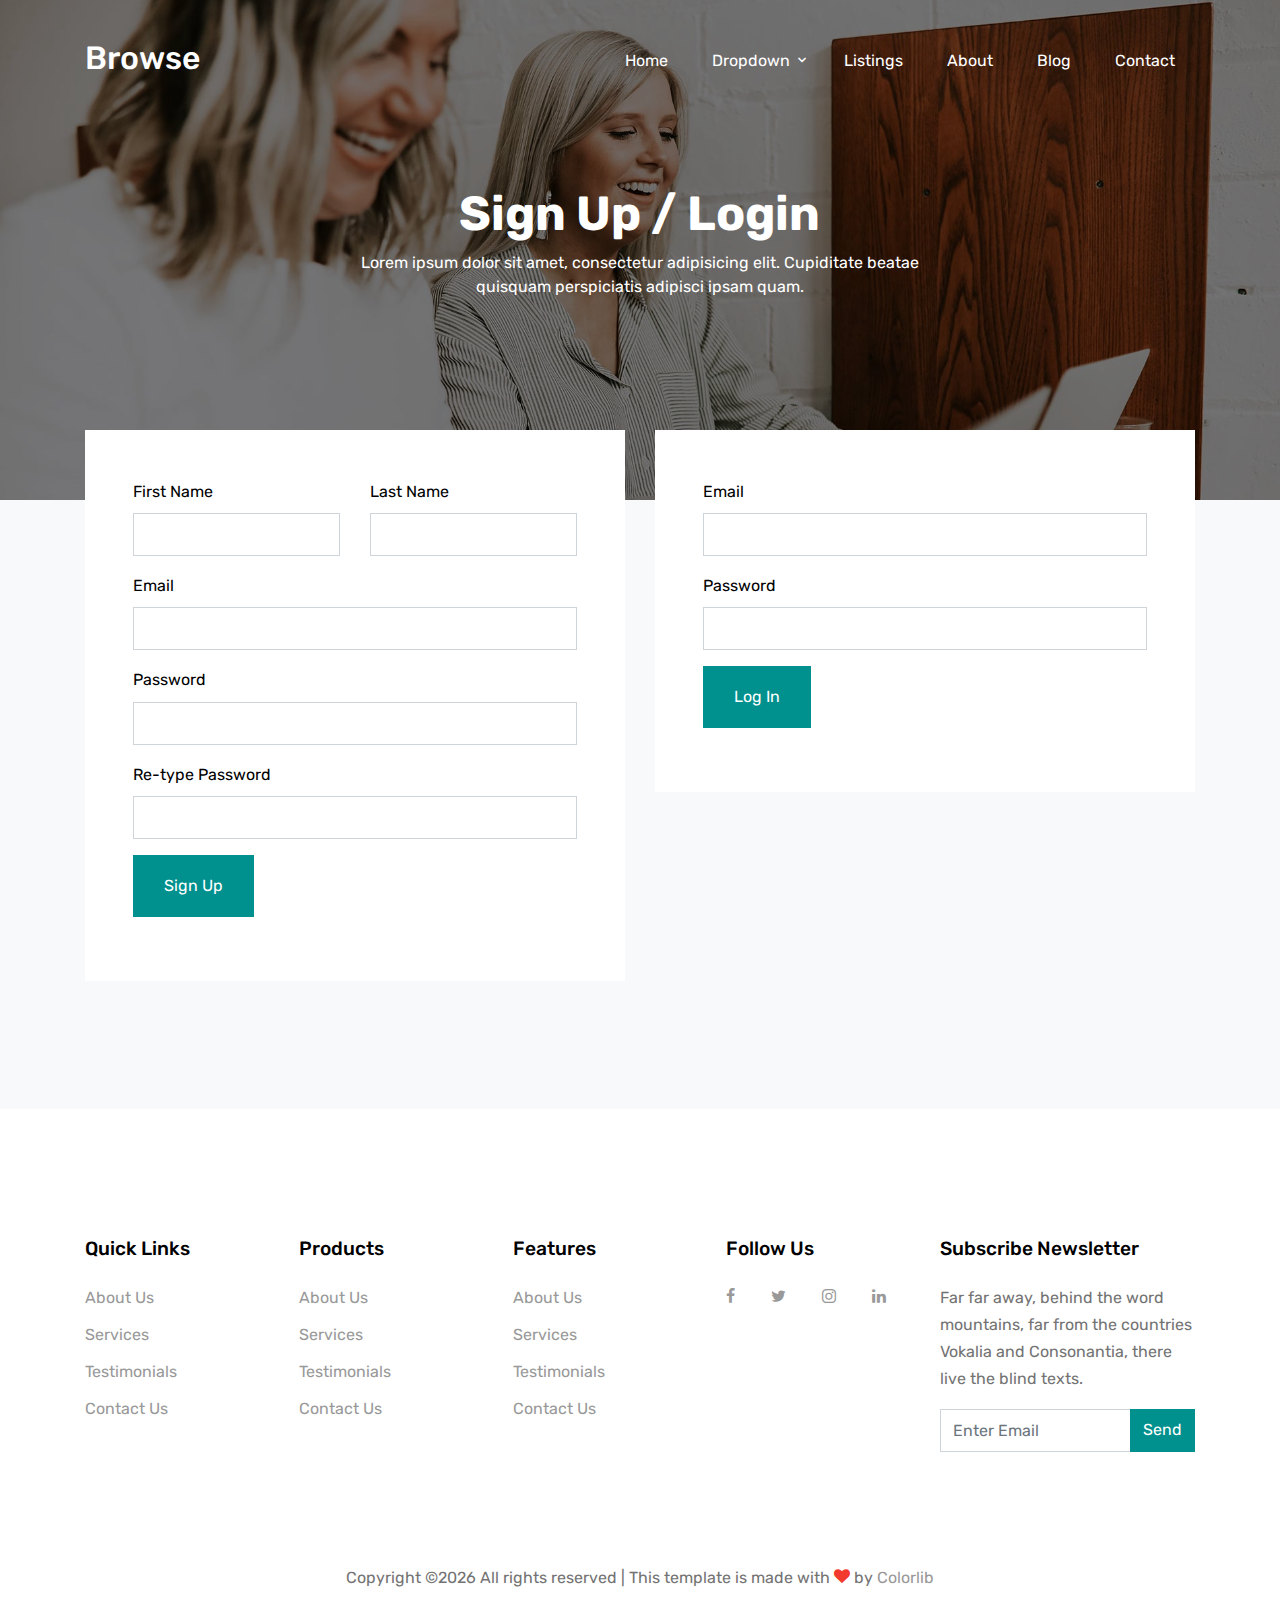
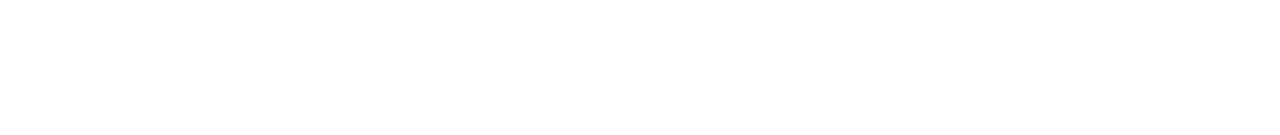
<file: Website (DEV)/signup.html>
<!DOCTYPE html>
<html lang="en">
  <head>
    <title>Browse &mdash; Website Template by Colorlib</title>
    <meta charset="utf-8">
    <meta name="viewport" content="width=device-width, initial-scale=1, shrink-to-fit=no">

    <link href="https://fonts.googleapis.com/css?family=Rubik:400,700" rel="stylesheet">

    <link rel="stylesheet" href="fonts/icomoon/style.css">

    <link rel="stylesheet" href="css/bootstrap.min.css">
    <link rel="stylesheet" href="css/magnific-popup.css">
    <link rel="stylesheet" href="css/jquery-ui.css">
    <link rel="stylesheet" href="css/owl.carousel.min.css">
    <link rel="stylesheet" href="css/owl.theme.default.min.css">

    <link rel="stylesheet" href="css/bootstrap-datepicker.css">

    <link rel="stylesheet" href="fonts/flaticon/font/flaticon.css">

    <link rel="stylesheet" href="css/aos.css">
    <link rel="stylesheet" href="css/rangeslider.css">

    <link rel="stylesheet" href="css/style.css">
    
  </head>
  <body>
  
  <div class="site-wrap">

    <div class="site-mobile-menu">
      <div class="site-mobile-menu-header">
        <div class="site-mobile-menu-close mt-3">
          <span class="icon-close2 js-menu-toggle"></span>
        </div>
      </div>
      <div class="site-mobile-menu-body"></div>
    </div>
    
    <header class="site-navbar" role="banner">

      <div class="container">
        <div class="row align-items-center">
          
          <div class="col-11 col-xl-2">
            <h1 class="mb-0 site-logo"><a href="index.html" class="text-white h2 mb-0">Browse</a></h1>
          </div>
          <div class="col-12 col-md-10 d-none d-xl-block">
            <nav class="site-navigation position-relative text-right" role="navigation">

              <ul class="site-menu js-clone-nav mr-auto d-none d-lg-block">
                <li><a href="index.html"><span>Home</span></a></li>
                <li class="has-children">
                  <a href="about.html"><span>Dropdown</span></a>
                  <ul class="dropdown arrow-top">
                    <li><a href="#">Menu One</a></li>
                    <li><a href="#">Menu Two</a></li>
                    <li><a href="#">Menu Three</a></li>
                    <li class="has-children">
                      <a href="#">Dropdown</a>
                      <ul class="dropdown">
                        <li><a href="#">Menu One</a></li>
                        <li><a href="#">Menu Two</a></li>
                        <li><a href="#">Menu Three</a></li>
                        <li><a href="#">Menu Four</a></li>
                      </ul>
                    </li>
                  </ul>
                </li>
                <li><a href="listings.html"><span>Listings</span></a></li>
                <li><a href="about.html"><span>About</span></a></li>
                <li><a href="blog.html"><span>Blog</span></a></li>
                <li><a href="contact.html"><span>Contact</span></a></li>
              </ul>
            </nav>
          </div>


          <div class="d-inline-block d-xl-none ml-md-0 mr-auto py-3" style="position: relative; top: 3px;"><a href="#" class="site-menu-toggle js-menu-toggle text-white"><span class="icon-menu h3"></span></a></div>

          </div>

        </div>
      </div>
      
    </header>

  

    <div class="site-blocks-cover inner-page-cover overlay" style="background-image: url(images/hero_1.jpg);" data-aos="fade" data-stellar-background-ratio="0.5">
      <div class="container">
        <div class="row align-items-center justify-content-center text-center">

          <div class="col-md-10" data-aos="fade-up" data-aos-delay="400">
            
            
            <div class="row justify-content-center">
              <div class="col-md-8 text-center">
                <h1>Sign Up / Login</h1>
                <p data-aos="fade-up" data-aos-delay="100">Lorem ipsum dolor sit amet, consectetur adipisicing elit. Cupiditate beatae quisquam perspiciatis adipisci ipsam quam.</p>
              </div>
            </div>

            
          </div>
        </div>
      </div>
    </div>  

    <div class="site-section bg-light">
      <div class="container">
        <div class="row">
          <div class="col-md-6 mb-5">

            

            <form action="#" class="p-5 bg-white" style="margin-top: -150px;">
             

              <div class="row form-group">
                <div class="col-md-6 mb-3 mb-md-0">
                  <label class="text-black" for="fname">First Name</label>
                  <input type="text" id="fname" class="form-control">
                </div>
                <div class="col-md-6">
                  <label class="text-black" for="lname">Last Name</label>
                  <input type="text" id="lname" class="form-control">
                </div>
              </div>

              <div class="row form-group">
                
                <div class="col-md-12">
                  <label class="text-black" for="email">Email</label> 
                  <input type="email" id="email" class="form-control">
                </div>
              </div>

              <div class="row form-group">
                
                <div class="col-md-12">
                  <label class="text-black" for="pass1">Password</label> 
                  <input type="password" id="pass1" class="form-control">
                </div>
              </div>
              
              <div class="row form-group">
                
                <div class="col-md-12">
                  <label class="text-black" for="pass2">Re-type Password</label> 
                  <input type="password" id="pass2" class="form-control">
                </div>
              </div>
              

              <div class="row form-group">
                <div class="col-md-12">
                  <input type="submit" value="Sign Up" class="btn btn-primary btn-md text-white">
                </div>
              </div>

  
            </form>
          </div>
          <div class="col-md-6 mb-5">

            

            <form action="#" class="p-5 bg-white" style="margin-top: -150px;">
             

              

              <div class="row form-group">
                
                <div class="col-md-12">
                  <label class="text-black" for="email">Email</label> 
                  <input type="email" id="email2" class="form-control">
                </div>
              </div>

              <div class="row form-group">
                
                <div class="col-md-12">
                  <label class="text-black" for="pass1">Password</label> 
                  <input type="password" id="pass3" class="form-control">
                </div>
              </div>
              
              

              <div class="row form-group">
                <div class="col-md-12">
                  <input type="submit" value="Log In" class="btn btn-primary btn-md text-white">
                </div>
              </div>

  
            </form>
          </div>
        </div>
      </div>
    </div>
    
    <footer class="site-footer">
      <div class="container">
        <div class="row">
          <div class="col-md-9">
            <div class="row">
              <div class="col-md-6 mb-5 mb-lg-0 col-lg-3">
                <h2 class="footer-heading mb-4">Quick Links</h2>
                <ul class="list-unstyled">
                  <li><a href="#">About Us</a></li>
                  <li><a href="#">Services</a></li>
                  <li><a href="#">Testimonials</a></li>
                  <li><a href="#">Contact Us</a></li>
                </ul>
              </div>
              <div class="col-md-6 mb-5 mb-lg-0 col-lg-3">
                <h2 class="footer-heading mb-4">Products</h2>
                <ul class="list-unstyled">
                  <li><a href="#">About Us</a></li>
                  <li><a href="#">Services</a></li>
                  <li><a href="#">Testimonials</a></li>
                  <li><a href="#">Contact Us</a></li>
                </ul>
              </div>
              <div class="col-md-6 mb-5 mb-lg-0 col-lg-3">
                <h2 class="footer-heading mb-4">Features</h2>
                <ul class="list-unstyled">
                  <li><a href="#">About Us</a></li>
                  <li><a href="#">Services</a></li>
                  <li><a href="#">Testimonials</a></li>
                  <li><a href="#">Contact Us</a></li>
                </ul>
              </div>
              <div class="col-md-6 mb-5 mb-lg-0 col-lg-3">
                <h2 class="footer-heading mb-4">Follow Us</h2>
                <a href="#" class="pl-0 pr-3"><span class="icon-facebook"></span></a>
                <a href="#" class="pl-3 pr-3"><span class="icon-twitter"></span></a>
                <a href="#" class="pl-3 pr-3"><span class="icon-instagram"></span></a>
                <a href="#" class="pl-3 pr-3"><span class="icon-linkedin"></span></a>
              </div>
            </div>
          </div>
          <div class="col-lg-3">
            <h2 class="footer-heading mb-4">Subscribe Newsletter</h2>
            <p>Far far away, behind the word mountains, far from the countries Vokalia and Consonantia, there live the blind texts.</p>
            <form action="#" method="post">
              <div class="input-group mb-3">
                <input type="text" class="form-control bg-transparent" placeholder="Enter Email" aria-label="Enter Email" aria-describedby="button-addon2">
                <div class="input-group-append">
                  <button class="btn btn-primary text-white" type="button" id="button-addon2">Send</button>
                </div>
              </div>
            </form>
          </div>
        </div>
        <div class="row pt-5 mt-5">
          <div class="col-12 text-md-center text-left">
            <p>
            <!-- Link back to Colorlib can't be removed. Template is licensed under CC BY 3.0. -->
            Copyright &copy;<script>document.write(new Date().getFullYear());</script> All rights reserved | This template is made with <i class="icon-heart text-danger" aria-hidden="true"></i> by <a href="https://colorlib.com" target="_blank" >Colorlib</a>
            <!-- Link back to Colorlib can't be removed. Template is licensed under CC BY 3.0. -->
            </p>
          </div>
        </div>
      </div>
    </footer>
  </div>

  <script src="js/jquery-3.3.1.min.js"></script>
  <script src="js/jquery-migrate-3.0.1.min.js"></script>
  <script src="js/jquery-ui.js"></script>
  <script src="js/popper.min.js"></script>
  <script src="js/bootstrap.min.js"></script>
  <script src="js/owl.carousel.min.js"></script>
  <script src="js/jquery.stellar.min.js"></script>
  <script src="js/jquery.countdown.min.js"></script>
  <script src="js/jquery.magnific-popup.min.js"></script>
  <script src="js/bootstrap-datepicker.min.js"></script>
  <script src="js/aos.js"></script>
  <script src="js/rangeslider.min.js"></script>
  
  <script src="js/main.js"></script>
  
  </body>
</html>
</file>
<file: Website (DEV)/fonts/icomoon/style.css>
@font-face {
  font-family: 'icomoon';
  src:  url('fonts/icomoon.eot?10si43');
  src:  url('fonts/icomoon.eot?10si43#iefix') format('embedded-opentype'),
    url('fonts/icomoon.ttf?10si43') format('truetype'),
    url('fonts/icomoon.woff?10si43') format('woff'),
    url('fonts/icomoon.svg?10si43#icomoon') format('svg');
  font-weight: normal;
  font-style: normal;
}

[class^="icon-"], [class*=" icon-"] {
  /* use !important to prevent issues with browser extensions that change fonts */
  font-family: 'icomoon' !important;
  speak: none;
  font-style: normal;
  font-weight: normal;
  font-variant: normal;
  text-transform: none;
  line-height: 1;

  /* Better Font Rendering =========== */
  -webkit-font-smoothing: antialiased;
  -moz-osx-font-smoothing: grayscale;
}

.icon-asterisk:before {
  content: "\f069";
}
.icon-plus:before {
  content: "\f067";
}
.icon-question:before {
  content: "\f128";
}
.icon-minus:before {
  content: "\f068";
}
.icon-glass:before {
  content: "\f000";
}
.icon-music:before {
  content: "\f001";
}
.icon-search:before {
  content: "\f002";
}
.icon-envelope-o:before {
  content: "\f003";
}
.icon-heart:before {
  content: "\f004";
}
.icon-star:before {
  content: "\f005";
}
.icon-star-o:before {
  content: "\f006";
}
.icon-user:before {
  content: "\f007";
}
.icon-film:before {
  content: "\f008";
}
.icon-th-large:before {
  content: "\f009";
}
.icon-th:before {
  content: "\f00a";
}
.icon-th-list:before {
  content: "\f00b";
}
.icon-check:before {
  content: "\f00c";
}
.icon-close:before {
  content: "\f00d";
}
.icon-remove:before {
  content: "\f00d";
}
.icon-times:before {
  content: "\f00d";
}
.icon-search-plus:before {
  content: "\f00e";
}
.icon-search-minus:before {
  content: "\f010";
}
.icon-power-off:before {
  content: "\f011";
}
.icon-signal:before {
  content: "\f012";
}
.icon-cog:before {
  content: "\f013";
}
.icon-gear:before {
  content: "\f013";
}
.icon-trash-o:before {
  content: "\f014";
}
.icon-home:before {
  content: "\f015";
}
.icon-file-o:before {
  content: "\f016";
}
.icon-clock-o:before {
  content: "\f017";
}
.icon-road:before {
  content: "\f018";
}
.icon-download:before {
  content: "\f019";
}
.icon-arrow-circle-o-down:before {
  content: "\f01a";
}
.icon-arrow-circle-o-up:before {
  content: "\f01b";
}
.icon-inbox:before {
  content: "\f01c";
}
.icon-play-circle-o:before {
  content: "\f01d";
}
.icon-repeat:before {
  content: "\f01e";
}
.icon-rotate-right:before {
  content: "\f01e";
}
.icon-refresh:before {
  content: "\f021";
}
.icon-list-alt:before {
  content: "\f022";
}
.icon-lock:before {
  content: "\f023";
}
.icon-flag:before {
  content: "\f024";
}
.icon-headphones:before {
  content: "\f025";
}
.icon-volume-off:before {
  content: "\f026";
}
.icon-volume-down:before {
  content: "\f027";
}
.icon-volume-up:before {
  content: "\f028";
}
.icon-qrcode:before {
  content: "\f029";
}
.icon-barcode:before {
  content: "\f02a";
}
.icon-tag:before {
  content: "\f02b";
}
.icon-tags:before {
  content: "\f02c";
}
.icon-book:before {
  content: "\f02d";
}
.icon-bookmark:before {
  content: "\f02e";
}
.icon-print:before {
  content: "\f02f";
}
.icon-camera:before {
  content: "\f030";
}
.icon-font:before {
  content: "\f031";
}
.icon-bold:before {
  content: "\f032";
}
.icon-italic:before {
  content: "\f033";
}
.icon-text-height:before {
  content: "\f034";
}
.icon-text-width:before {
  content: "\f035";
}
.icon-align-left:before {
  content: "\f036";
}
.icon-align-center:before {
  content: "\f037";
}
.icon-align-right:before {
  content: "\f038";
}
.icon-align-justify:before {
  content: "\f039";
}
.icon-list:before {
  content: "\f03a";
}
.icon-dedent:before {
  content: "\f03b";
}
.icon-outdent:before {
  content: "\f03b";
}
.icon-indent:before {
  content: "\f03c";
}
.icon-video-camera:before {
  content: "\f03d";
}
.icon-image:before {
  content: "\f03e";
}
.icon-photo:before {
  content: "\f03e";
}
.icon-picture-o:before {
  content: "\f03e";
}
.icon-pencil:before {
  content: "\f040";
}
.icon-map-marker:before {
  content: "\f041";
}
.icon-adjust:before {
  content: "\f042";
}
.icon-tint:before {
  content: "\f043";
}
.icon-edit:before {
  content: "\f044";
}
.icon-pencil-square-o:before {
  content: "\f044";
}
.icon-share-square-o:before {
  content: "\f045";
}
.icon-check-square-o:before {
  content: "\f046";
}
.icon-arrows:before {
  content: "\f047";
}
.icon-step-backward:before {
  content: "\f048";
}
.icon-fast-backward:before {
  content: "\f049";
}
.icon-backward:before {
  content: "\f04a";
}
.icon-play:before {
  content: "\f04b";
}
.icon-pause:before {
  content: "\f04c";
}
.icon-stop:before {
  content: "\f04d";
}
.icon-forward:before {
  content: "\f04e";
}
.icon-fast-forward:before {
  content: "\f050";
}
.icon-step-forward:before {
  content: "\f051";
}
.icon-eject:before {
  content: "\f052";
}
.icon-chevron-left:before {
  content: "\f053";
}
.icon-chevron-right:before {
  content: "\f054";
}
.icon-plus-circle:before {
  content: "\f055";
}
.icon-minus-circle:before {
  content: "\f056";
}
.icon-times-circle:before {
  content: "\f057";
}
.icon-check-circle:before {
  content: "\f058";
}
.icon-question-circle:before {
  content: "\f059";
}
.icon-info-circle:before {
  content: "\f05a";
}
.icon-crosshairs:before {
  content: "\f05b";
}
.icon-times-circle-o:before {
  content: "\f05c";
}
.icon-check-circle-o:before {
  content: "\f05d";
}
.icon-ban:before {
  content: "\f05e";
}
.icon-arrow-left:before {
  content: "\f060";
}
.icon-arrow-right:before {
  content: "\f061";
}
.icon-arrow-up:before {
  content: "\f062";
}
.icon-arrow-down:before {
  content: "\f063";
}
.icon-mail-forward:before {
  content: "\f064";
}
.icon-share:before {
  content: "\f064";
}
.icon-expand:before {
  content: "\f065";
}
.icon-compress:before {
  content: "\f066";
}
.icon-exclamation-circle:before {
  content: "\f06a";
}
.icon-gift:before {
  content: "\f06b";
}
.icon-leaf:before {
  content: "\f06c";
}
.icon-fire:before {
  content: "\f06d";
}
.icon-eye:before {
  content: "\f06e";
}
.icon-eye-slash:before {
  content: "\f070";
}
.icon-exclamation-triangle:before {
  content: "\f071";
}
.icon-warning:before {
  content: "\f071";
}
.icon-plane:before {
  content: "\f072";
}
.icon-calendar:before {
  content: "\f073";
}
.icon-random:before {
  content: "\f074";
}
.icon-comment:before {
  content: "\f075";
}
.icon-magnet:before {
  content: "\f076";
}
.icon-chevron-up:before {
  content: "\f077";
}
.icon-chevron-down:before {
  content: "\f078";
}
.icon-retweet:before {
  content: "\f079";
}
.icon-shopping-cart:before {
  content: "\f07a";
}
.icon-folder:before {
  content: "\f07b";
}
.icon-folder-open:before {
  content: "\f07c";
}
.icon-arrows-v:before {
  content: "\f07d";
}
.icon-arrows-h:before {
  content: "\f07e";
}
.icon-bar-chart:before {
  content: "\f080";
}
.icon-bar-chart-o:before {
  content: "\f080";
}
.icon-twitter-square:before {
  content: "\f081";
}
.icon-facebook-square:before {
  content: "\f082";
}
.icon-camera-retro:before {
  content: "\f083";
}
.icon-key:before {
  content: "\f084";
}
.icon-cogs:before {
  content: "\f085";
}
.icon-gears:before {
  content: "\f085";
}
.icon-comments:before {
  content: "\f086";
}
.icon-thumbs-o-up:before {
  content: "\f087";
}
.icon-thumbs-o-down:before {
  content: "\f088";
}
.icon-star-half:before {
  content: "\f089";
}
.icon-heart-o:before {
  content: "\f08a";
}
.icon-sign-out:before {
  content: "\f08b";
}
.icon-linkedin-square:before {
  content: "\f08c";
}
.icon-thumb-tack:before {
  content: "\f08d";
}
.icon-external-link:before {
  content: "\f08e";
}
.icon-sign-in:before {
  content: "\f090";
}
.icon-trophy:before {
  content: "\f091";
}
.icon-github-square:before {
  content: "\f092";
}
.icon-upload:before {
  content: "\f093";
}
.icon-lemon-o:before {
  content: "\f094";
}
.icon-phone:before {
  content: "\f095";
}
.icon-square-o:before {
  content: "\f096";
}
.icon-bookmark-o:before {
  content: "\f097";
}
.icon-phone-square:before {
  content: "\f098";
}
.icon-twitter:before {
  content: "\f099";
}
.icon-facebook:before {
  content: "\f09a";
}
.icon-facebook-f:before {
  content: "\f09a";
}
.icon-github:before {
  content: "\f09b";
}
.icon-unlock:before {
  content: "\f09c";
}
.icon-credit-card:before {
  content: "\f09d";
}
.icon-feed:before {
  content: "\f09e";
}
.icon-rss:before {
  content: "\f09e";
}
.icon-hdd-o:before {
  content: "\f0a0";
}
.icon-bullhorn:before {
  content: "\f0a1";
}
.icon-bell-o:before {
  content: "\f0a2";
}
.icon-certificate:before {
  content: "\f0a3";
}
.icon-hand-o-right:before {
  content: "\f0a4";
}
.icon-hand-o-left:before {
  content: "\f0a5";
}
.icon-hand-o-up:before {
  content: "\f0a6";
}
.icon-hand-o-down:before {
  content: "\f0a7";
}
.icon-arrow-circle-left:before {
  content: "\f0a8";
}
.icon-arrow-circle-right:before {
  content: "\f0a9";
}
.icon-arrow-circle-up:before {
  content: "\f0aa";
}
.icon-arrow-circle-down:before {
  content: "\f0ab";
}
.icon-globe:before {
  content: "\f0ac";
}
.icon-wrench:before {
  content: "\f0ad";
}
.icon-tasks:before {
  content: "\f0ae";
}
.icon-filter:before {
  content: "\f0b0";
}
.icon-briefcase:before {
  content: "\f0b1";
}
.icon-arrows-alt:before {
  content: "\f0b2";
}
.icon-group:before {
  content: "\f0c0";
}
.icon-users:before {
  content: "\f0c0";
}
.icon-chain:before {
  content: "\f0c1";
}
.icon-link:before {
  content: "\f0c1";
}
.icon-cloud:before {
  content: "\f0c2";
}
.icon-flask:before {
  content: "\f0c3";
}
.icon-cut:before {
  content: "\f0c4";
}
.icon-scissors:before {
  content: "\f0c4";
}
.icon-copy:before {
  content: "\f0c5";
}
.icon-files-o:before {
  content: "\f0c5";
}
.icon-paperclip:before {
  content: "\f0c6";
}
.icon-floppy-o:before {
  content: "\f0c7";
}
.icon-save:before {
  content: "\f0c7";
}
.icon-square:before {
  content: "\f0c8";
}
.icon-bars:before {
  content: "\f0c9";
}
.icon-navicon:before {
  content: "\f0c9";
}
.icon-reorder:before {
  content: "\f0c9";
}
.icon-list-ul:before {
  content: "\f0ca";
}
.icon-list-ol:before {
  content: "\f0cb";
}
.icon-strikethrough:before {
  content: "\f0cc";
}
.icon-underline:before {
  content: "\f0cd";
}
.icon-table:before {
  content: "\f0ce";
}
.icon-magic:before {
  content: "\f0d0";
}
.icon-truck:before {
  content: "\f0d1";
}
.icon-pinterest:before {
  content: "\f0d2";
}
.icon-pinterest-square:before {
  content: "\f0d3";
}
.icon-google-plus-square:before {
  content: "\f0d4";
}
.icon-google-plus:before {
  content: "\f0d5";
}
.icon-money:before {
  content: "\f0d6";
}
.icon-caret-down:before {
  content: "\f0d7";
}
.icon-caret-up:before {
  content: "\f0d8";
}
.icon-caret-left:before {
  content: "\f0d9";
}
.icon-caret-right:before {
  content: "\f0da";
}
.icon-columns:before {
  content: "\f0db";
}
.icon-sort:before {
  content: "\f0dc";
}
.icon-unsorted:before {
  content: "\f0dc";
}
.icon-sort-desc:before {
  content: "\f0dd";
}
.icon-sort-down:before {
  content: "\f0dd";
}
.icon-sort-asc:before {
  content: "\f0de";
}
.icon-sort-up:before {
  content: "\f0de";
}
.icon-envelope:before {
  content: "\f0e0";
}
.icon-linkedin:before {
  content: "\f0e1";
}
.icon-rotate-left:before {
  content: "\f0e2";
}
.icon-undo:before {
  content: "\f0e2";
}
.icon-gavel:before {
  content: "\f0e3";
}
.icon-legal:before {
  content: "\f0e3";
}
.icon-dashboard:before {
  content: "\f0e4";
}
.icon-tachometer:before {
  content: "\f0e4";
}
.icon-comment-o:before {
  content: "\f0e5";
}
.icon-comments-o:before {
  content: "\f0e6";
}
.icon-bolt:before {
  content: "\f0e7";
}
.icon-flash:before {
  content: "\f0e7";
}
.icon-sitemap:before {
  content: "\f0e8";
}
.icon-umbrella:before {
  content: "\f0e9";
}
.icon-clipboard:before {
  content: "\f0ea";
}
.icon-paste:before {
  content: "\f0ea";
}
.icon-lightbulb-o:before {
  content: "\f0eb";
}
.icon-exchange:before {
  content: "\f0ec";
}
.icon-cloud-download:before {
  content: "\f0ed";
}
.icon-cloud-upload:before {
  content: "\f0ee";
}
.icon-user-md:before {
  content: "\f0f0";
}
.icon-stethoscope:before {
  content: "\f0f1";
}
.icon-suitcase:before {
  content: "\f0f2";
}
.icon-bell:before {
  content: "\f0f3";
}
.icon-coffee:before {
  content: "\f0f4";
}
.icon-cutlery:before {
  content: "\f0f5";
}
.icon-file-text-o:before {
  content: "\f0f6";
}
.icon-building-o:before {
  content: "\f0f7";
}
.icon-hospital-o:before {
  content: "\f0f8";
}
.icon-ambulance:before {
  content: "\f0f9";
}
.icon-medkit:before {
  content: "\f0fa";
}
.icon-fighter-jet:before {
  content: "\f0fb";
}
.icon-beer:before {
  content: "\f0fc";
}
.icon-h-square:before {
  content: "\f0fd";
}
.icon-plus-square:before {
  content: "\f0fe";
}
.icon-angle-double-left:before {
  content: "\f100";
}
.icon-angle-double-right:before {
  content: "\f101";
}
.icon-angle-double-up:before {
  content: "\f102";
}
.icon-angle-double-down:before {
  content: "\f103";
}
.icon-angle-left:before {
  content: "\f104";
}
.icon-angle-right:before {
  content: "\f105";
}
.icon-angle-up:before {
  content: "\f106";
}
.icon-angle-down:before {
  content: "\f107";
}
.icon-desktop:before {
  content: "\f108";
}
.icon-laptop:before {
  content: "\f109";
}
.icon-tablet:before {
  content: "\f10a";
}
.icon-mobile:before {
  content: "\f10b";
}
.icon-mobile-phone:before {
  content: "\f10b";
}
.icon-circle-o:before {
  content: "\f10c";
}
.icon-quote-left:before {
  content: "\f10d";
}
.icon-quote-right:before {
  content: "\f10e";
}
.icon-spinner:before {
  content: "\f110";
}
.icon-circle:before {
  content: "\f111";
}
.icon-mail-reply:before {
  content: "\f112";
}
.icon-reply:before {
  content: "\f112";
}
.icon-github-alt:before {
  content: "\f113";
}
.icon-folder-o:before {
  content: "\f114";
}
.icon-folder-open-o:before {
  content: "\f115";
}
.icon-smile-o:before {
  content: "\f118";
}
.icon-frown-o:before {
  content: "\f119";
}
.icon-meh-o:before {
  content: "\f11a";
}
.icon-gamepad:before {
  content: "\f11b";
}
.icon-keyboard-o:before {
  content: "\f11c";
}
.icon-flag-o:before {
  content: "\f11d";
}
.icon-flag-checkered:before {
  content: "\f11e";
}
.icon-terminal:before {
  content: "\f120";
}
.icon-code:before {
  content: "\f121";
}
.icon-mail-reply-all:before {
  content: "\f122";
}
.icon-reply-all:before {
  content: "\f122";
}
.icon-star-half-empty:before {
  content: "\f123";
}
.icon-star-half-full:before {
  content: "\f123";
}
.icon-star-half-o:before {
  content: "\f123";
}
.icon-location-arrow:before {
  content: "\f124";
}
.icon-crop:before {
  content: "\f125";
}
.icon-code-fork:before {
  content: "\f126";
}
.icon-chain-broken:before {
  content: "\f127";
}
.icon-unlink:before {
  content: "\f127";
}
.icon-info:before {
  content: "\f129";
}
.icon-exclamation:before {
  content: "\f12a";
}
.icon-superscript:before {
  content: "\f12b";
}
.icon-subscript:before {
  content: "\f12c";
}
.icon-eraser:before {
  content: "\f12d";
}
.icon-puzzle-piece:before {
  content: "\f12e";
}
.icon-microphone:before {
  content: "\f130";
}
.icon-microphone-slash:before {
  content: "\f131";
}
.icon-shield:before {
  content: "\f132";
}
.icon-calendar-o:before {
  content: "\f133";
}
.icon-fire-extinguisher:before {
  content: "\f134";
}
.icon-rocket:before {
  content: "\f135";
}
.icon-maxcdn:before {
  content: "\f136";
}
.icon-chevron-circle-left:before {
  content: "\f137";
}
.icon-chevron-circle-right:before {
  content: "\f138";
}
.icon-chevron-circle-up:before {
  content: "\f139";
}
.icon-chevron-circle-down:before {
  content: "\f13a";
}
.icon-html5:before {
  content: "\f13b";
}
.icon-css3:before {
  content: "\f13c";
}
.icon-anchor:before {
  content: "\f13d";
}
.icon-unlock-alt:before {
  content: "\f13e";
}
.icon-bullseye:before {
  content: "\f140";
}
.icon-ellipsis-h:before {
  content: "\f141";
}
.icon-ellipsis-v:before {
  content: "\f142";
}
.icon-rss-square:before {
  content: "\f143";
}
.icon-play-circle:before {
  content: "\f144";
}
.icon-ticket:before {
  content: "\f145";
}
.icon-minus-square:before {
  content: "\f146";
}
.icon-minus-square-o:before {
  content: "\f147";
}
.icon-level-up:before {
  content: "\f148";
}
.icon-level-down:before {
  content: "\f149";
}
.icon-check-square:before {
  content: "\f14a";
}
.icon-pencil-square:before {
  content: "\f14b";
}
.icon-external-link-square:before {
  content: "\f14c";
}
.icon-share-square:before {
  content: "\f14d";
}
.icon-compass:before {
  content: "\f14e";
}
.icon-caret-square-o-down:before {
  content: "\f150";
}
.icon-toggle-down:before {
  content: "\f150";
}
.icon-caret-square-o-up:before {
  content: "\f151";
}
.icon-toggle-up:before {
  content: "\f151";
}
.icon-caret-square-o-right:before {
  content: "\f152";
}
.icon-toggle-right:before {
  content: "\f152";
}
.icon-eur:before {
  content: "\f153";
}
.icon-euro:before {
  content: "\f153";
}
.icon-gbp:before {
  content: "\f154";
}
.icon-dollar:before {
  content: "\f155";
}
.icon-usd:before {
  content: "\f155";
}
.icon-inr:before {
  content: "\f156";
}
.icon-rupee:before {
  content: "\f156";
}
.icon-cny:before {
  content: "\f157";
}
.icon-jpy:before {
  content: "\f157";
}
.icon-rmb:before {
  content: "\f157";
}
.icon-yen:before {
  content: "\f157";
}
.icon-rouble:before {
  content: "\f158";
}
.icon-rub:before {
  content: "\f158";
}
.icon-ruble:before {
  content: "\f158";
}
.icon-krw:before {
  content: "\f159";
}
.icon-won:before {
  content: "\f159";
}
.icon-bitcoin:before {
  content: "\f15a";
}
.icon-btc:before {
  content: "\f15a";
}
.icon-file:before {
  content: "\f15b";
}
.icon-file-text:before {
  content: "\f15c";
}
.icon-sort-alpha-asc:before {
  content: "\f15d";
}
.icon-sort-alpha-desc:before {
  content: "\f15e";
}
.icon-sort-amount-asc:before {
  content: "\f160";
}
.icon-sort-amount-desc:before {
  content: "\f161";
}
.icon-sort-numeric-asc:before {
  content: "\f162";
}
.icon-sort-numeric-desc:before {
  content: "\f163";
}
.icon-thumbs-up:before {
  content: "\f164";
}
.icon-thumbs-down:before {
  content: "\f165";
}
.icon-youtube-square:before {
  content: "\f166";
}
.icon-youtube:before {
  content: "\f167";
}
.icon-xing:before {
  content: "\f168";
}
.icon-xing-square:before {
  content: "\f169";
}
.icon-youtube-play:before {
  content: "\f16a";
}
.icon-dropbox:before {
  content: "\f16b";
}
.icon-stack-overflow:before {
  content: "\f16c";
}
.icon-instagram:before {
  content: "\f16d";
}
.icon-flickr:before {
  content: "\f16e";
}
.icon-adn:before {
  content: "\f170";
}
.icon-bitbucket:before {
  content: "\f171";
}
.icon-bitbucket-square:before {
  content: "\f172";
}
.icon-tumblr:before {
  content: "\f173";
}
.icon-tumblr-square:before {
  content: "\f174";
}
.icon-long-arrow-down:before {
  content: "\f175";
}
.icon-long-arrow-up:before {
  content: "\f176";
}
.icon-long-arrow-left:before {
  content: "\f177";
}
.icon-long-arrow-right:before {
  content: "\f178";
}
.icon-apple:before {
  content: "\f179";
}
.icon-windows:before {
  content: "\f17a";
}
.icon-android:before {
  content: "\f17b";
}
.icon-linux:before {
  content: "\f17c";
}
.icon-dribbble:before {
  content: "\f17d";
}
.icon-skype:before {
  content: "\f17e";
}
.icon-foursquare:before {
  content: "\f180";
}
.icon-trello:before {
  content: "\f181";
}
.icon-female:before {
  content: "\f182";
}
.icon-male:before {
  content: "\f183";
}
.icon-gittip:before {
  content: "\f184";
}
.icon-gratipay:before {
  content: "\f184";
}
.icon-sun-o:before {
  content: "\f185";
}
.icon-moon-o:before {
  content: "\f186";
}
.icon-archive:before {
  content: "\f187";
}
.icon-bug:before {
  content: "\f188";
}
.icon-vk:before {
  content: "\f189";
}
.icon-weibo:before {
  content: "\f18a";
}
.icon-renren:before {
  content: "\f18b";
}
.icon-pagelines:before {
  content: "\f18c";
}
.icon-stack-exchange:before {
  content: "\f18d";
}
.icon-arrow-circle-o-right:before {
  content: "\f18e";
}
.icon-arrow-circle-o-left:before {
  content: "\f190";
}
.icon-caret-square-o-left:before {
  content: "\f191";
}
.icon-toggle-left:before {
  content: "\f191";
}
.icon-dot-circle-o:before {
  content: "\f192";
}
.icon-wheelchair:before {
  content: "\f193";
}
.icon-vimeo-square:before {
  content: "\f194";
}
.icon-try:before {
  content: "\f195";
}
.icon-turkish-lira:before {
  content: "\f195";
}
.icon-plus-square-o:before {
  content: "\f196";
}
.icon-space-shuttle:before {
  content: "\f197";
}
.icon-slack:before {
  content: "\f198";
}
.icon-envelope-square:before {
  content: "\f199";
}
.icon-wordpress:before {
  content: "\f19a";
}
.icon-openid:before {
  content: "\f19b";
}
.icon-bank:before {
  content: "\f19c";
}
.icon-institution:before {
  content: "\f19c";
}
.icon-university:before {
  content: "\f19c";
}
.icon-graduation-cap:before {
  content: "\f19d";
}
.icon-mortar-board:before {
  content: "\f19d";
}
.icon-yahoo:before {
  content: "\f19e";
}
.icon-google:before {
  content: "\f1a0";
}
.icon-reddit:before {
  content: "\f1a1";
}
.icon-reddit-square:before {
  content: "\f1a2";
}
.icon-stumbleupon-circle:before {
  content: "\f1a3";
}
.icon-stumbleupon:before {
  content: "\f1a4";
}
.icon-delicious:before {
  content: "\f1a5";
}
.icon-digg:before {
  content: "\f1a6";
}
.icon-pied-piper-pp:before {
  content: "\f1a7";
}
.icon-pied-piper-alt:before {
  content: "\f1a8";
}
.icon-drupal:before {
  content: "\f1a9";
}
.icon-joomla:before {
  content: "\f1aa";
}
.icon-language:before {
  content: "\f1ab";
}
.icon-fax:before {
  content: "\f1ac";
}
.icon-building:before {
  content: "\f1ad";
}
.icon-child:before {
  content: "\f1ae";
}
.icon-paw:before {
  content: "\f1b0";
}
.icon-spoon:before {
  content: "\f1b1";
}
.icon-cube:before {
  content: "\f1b2";
}
.icon-cubes:before {
  content: "\f1b3";
}
.icon-behance:before {
  content: "\f1b4";
}
.icon-behance-square:before {
  content: "\f1b5";
}
.icon-steam:before {
  content: "\f1b6";
}
.icon-steam-square:before {
  content: "\f1b7";
}
.icon-recycle:before {
  content: "\f1b8";
}
.icon-automobile:before {
  content: "\f1b9";
}
.icon-car:before {
  content: "\f1b9";
}
.icon-cab:before {
  content: "\f1ba";
}
.icon-taxi:before {
  content: "\f1ba";
}
.icon-tree:before {
  content: "\f1bb";
}
.icon-spotify:before {
  content: "\f1bc";
}
.icon-deviantart:before {
  content: "\f1bd";
}
.icon-soundcloud:before {
  content: "\f1be";
}
.icon-database:before {
  content: "\f1c0";
}
.icon-file-pdf-o:before {
  content: "\f1c1";
}
.icon-file-word-o:before {
  content: "\f1c2";
}
.icon-file-excel-o:before {
  content: "\f1c3";
}
.icon-file-powerpoint-o:before {
  content: "\f1c4";
}
.icon-file-image-o:before {
  content: "\f1c5";
}
.icon-file-photo-o:before {
  content: "\f1c5";
}
.icon-file-picture-o:before {
  content: "\f1c5";
}
.icon-file-archive-o:before {
  content: "\f1c6";
}
.icon-file-zip-o:before {
  content: "\f1c6";
}
.icon-file-audio-o:before {
  content: "\f1c7";
}
.icon-file-sound-o:before {
  content: "\f1c7";
}
.icon-file-movie-o:before {
  content: "\f1c8";
}
.icon-file-video-o:before {
  content: "\f1c8";
}
.icon-file-code-o:before {
  content: "\f1c9";
}
.icon-vine:before {
  content: "\f1ca";
}
.icon-codepen:before {
  content: "\f1cb";
}
.icon-jsfiddle:before {
  content: "\f1cc";
}
.icon-life-bouy:before {
  content: "\f1cd";
}
.icon-life-buoy:before {
  content: "\f1cd";
}
.icon-life-ring:before {
  content: "\f1cd";
}
.icon-life-saver:before {
  content: "\f1cd";
}
.icon-support:before {
  content: "\f1cd";
}
.icon-circle-o-notch:before {
  content: "\f1ce";
}
.icon-ra:before {
  content: "\f1d0";
}
.icon-rebel:before {
  content: "\f1d0";
}
.icon-resistance:before {
  content: "\f1d0";
}
.icon-empire:before {
  content: "\f1d1";
}
.icon-ge:before {
  content: "\f1d1";
}
.icon-git-square:before {
  content: "\f1d2";
}
.icon-git:before {
  content: "\f1d3";
}
.icon-hacker-news:before {
  content: "\f1d4";
}
.icon-y-combinator-square:before {
  content: "\f1d4";
}
.icon-yc-square:before {
  content: "\f1d4";
}
.icon-tencent-weibo:before {
  content: "\f1d5";
}
.icon-qq:before {
  content: "\f1d6";
}
.icon-wechat:before {
  content: "\f1d7";
}
.icon-weixin:before {
  content: "\f1d7";
}
.icon-paper-plane:before {
  content: "\f1d8";
}
.icon-send:before {
  content: "\f1d8";
}
.icon-paper-plane-o:before {
  content: "\f1d9";
}
.icon-send-o:before {
  content: "\f1d9";
}
.icon-history:before {
  content: "\f1da";
}
.icon-circle-thin:before {
  content: "\f1db";
}
.icon-header:before {
  content: "\f1dc";
}
.icon-paragraph:before {
  content: "\f1dd";
}
.icon-sliders:before {
  content: "\f1de";
}
.icon-share-alt:before {
  content: "\f1e0";
}
.icon-share-alt-square:before {
  content: "\f1e1";
}
.icon-bomb:before {
  content: "\f1e2";
}
.icon-futbol-o:before {
  content: "\f1e3";
}
.icon-soccer-ball-o:before {
  content: "\f1e3";
}
.icon-tty:before {
  content: "\f1e4";
}
.icon-binoculars:before {
  content: "\f1e5";
}
.icon-plug:before {
  content: "\f1e6";
}
.icon-slideshare:before {
  content: "\f1e7";
}
.icon-twitch:before {
  content: "\f1e8";
}
.icon-yelp:before {
  content: "\f1e9";
}
.icon-newspaper-o:before {
  content: "\f1ea";
}
.icon-wifi:before {
  content: "\f1eb";
}
.icon-calculator:before {
  content: "\f1ec";
}
.icon-paypal:before {
  content: "\f1ed";
}
.icon-google-wallet:before {
  content: "\f1ee";
}
.icon-cc-visa:before {
  content: "\f1f0";
}
.icon-cc-mastercard:before {
  content: "\f1f1";
}
.icon-cc-discover:before {
  content: "\f1f2";
}
.icon-cc-amex:before {
  content: "\f1f3";
}
.icon-cc-paypal:before {
  content: "\f1f4";
}
.icon-cc-stripe:before {
  content: "\f1f5";
}
.icon-bell-slash:before {
  content: "\f1f6";
}
.icon-bell-slash-o:before {
  content: "\f1f7";
}
.icon-trash:before {
  content: "\f1f8";
}
.icon-copyright:before {
  content: "\f1f9";
}
.icon-at:before {
  content: "\f1fa";
}
.icon-eyedropper:before {
  content: "\f1fb";
}
.icon-paint-brush:before {
  content: "\f1fc";
}
.icon-birthday-cake:before {
  content: "\f1fd";
}
.icon-area-chart:before {
  content: "\f1fe";
}
.icon-pie-chart:before {
  content: "\f200";
}
.icon-line-chart:before {
  content: "\f201";
}
.icon-lastfm:before {
  content: "\f202";
}
.icon-lastfm-square:before {
  content: "\f203";
}
.icon-toggle-off:before {
  content: "\f204";
}
.icon-toggle-on:before {
  content: "\f205";
}
.icon-bicycle:before {
  content: "\f206";
}
.icon-bus:before {
  content: "\f207";
}
.icon-ioxhost:before {
  content: "\f208";
}
.icon-angellist:before {
  content: "\f209";
}
.icon-cc:before {
  content: "\f20a";
}
.icon-ils:before {
  content: "\f20b";
}
.icon-shekel:before {
  content: "\f20b";
}
.icon-sheqel:before {
  content: "\f20b";
}
.icon-meanpath:before {
  content: "\f20c";
}
.icon-buysellads:before {
  content: "\f20d";
}
.icon-connectdevelop:before {
  content: "\f20e";
}
.icon-dashcube:before {
  content: "\f210";
}
.icon-forumbee:before {
  content: "\f211";
}
.icon-leanpub:before {
  content: "\f212";
}
.icon-sellsy:before {
  content: "\f213";
}
.icon-shirtsinbulk:before {
  content: "\f214";
}
.icon-simplybuilt:before {
  content: "\f215";
}
.icon-skyatlas:before {
  content: "\f216";
}
.icon-cart-plus:before {
  content: "\f217";
}
.icon-cart-arrow-down:before {
  content: "\f218";
}
.icon-diamond:before {
  content: "\f219";
}
.icon-ship:before {
  content: "\f21a";
}
.icon-user-secret:before {
  content: "\f21b";
}
.icon-motorcycle:before {
  content: "\f21c";
}
.icon-street-view:before {
  content: "\f21d";
}
.icon-heartbeat:before {
  content: "\f21e";
}
.icon-venus:before {
  content: "\f221";
}
.icon-mars:before {
  content: "\f222";
}
.icon-mercury:before {
  content: "\f223";
}
.icon-intersex:before {
  content: "\f224";
}
.icon-transgender:before {
  content: "\f224";
}
.icon-transgender-alt:before {
  content: "\f225";
}
.icon-venus-double:before {
  content: "\f226";
}
.icon-mars-double:before {
  content: "\f227";
}
.icon-venus-mars:before {
  content: "\f228";
}
.icon-mars-stroke:before {
  content: "\f229";
}
.icon-mars-stroke-v:before {
  content: "\f22a";
}
.icon-mars-stroke-h:before {
  content: "\f22b";
}
.icon-neuter:before {
  content: "\f22c";
}
.icon-genderless:before {
  content: "\f22d";
}
.icon-facebook-official:before {
  content: "\f230";
}
.icon-pinterest-p:before {
  content: "\f231";
}
.icon-whatsapp:before {
  content: "\f232";
}
.icon-server:before {
  content: "\f233";
}
.icon-user-plus:before {
  content: "\f234";
}
.icon-user-times:before {
  content: "\f235";
}
.icon-bed:before {
  content: "\f236";
}
.icon-hotel:before {
  content: "\f236";
}
.icon-viacoin:before {
  content: "\f237";
}
.icon-train:before {
  content: "\f238";
}
.icon-subway:before {
  content: "\f239";
}
.icon-medium:before {
  content: "\f23a";
}
.icon-y-combinator:before {
  content: "\f23b";
}
.icon-yc:before {
  content: "\f23b";
}
.icon-optin-monster:before {
  content: "\f23c";
}
.icon-opencart:before {
  content: "\f23d";
}
.icon-expeditedssl:before {
  content: "\f23e";
}
.icon-battery:before {
  content: "\f240";
}
.icon-battery-4:before {
  content: "\f240";
}
.icon-battery-full:before {
  content: "\f240";
}
.icon-battery-3:before {
  content: "\f241";
}
.icon-battery-three-quarters:before {
  content: "\f241";
}
.icon-battery-2:before {
  content: "\f242";
}
.icon-battery-half:before {
  content: "\f242";
}
.icon-battery-1:before {
  content: "\f243";
}
.icon-battery-quarter:before {
  content: "\f243";
}
.icon-battery-0:before {
  content: "\f244";
}
.icon-battery-empty:before {
  content: "\f244";
}
.icon-mouse-pointer:before {
  content: "\f245";
}
.icon-i-cursor:before {
  content: "\f246";
}
.icon-object-group:before {
  content: "\f247";
}
.icon-object-ungroup:before {
  content: "\f248";
}
.icon-sticky-note:before {
  content: "\f249";
}
.icon-sticky-note-o:before {
  content: "\f24a";
}
.icon-cc-jcb:before {
  content: "\f24b";
}
.icon-cc-diners-club:before {
  content: "\f24c";
}
.icon-clone:before {
  content: "\f24d";
}
.icon-balance-scale:before {
  content: "\f24e";
}
.icon-hourglass-o:before {
  content: "\f250";
}
.icon-hourglass-1:before {
  content: "\f251";
}
.icon-hourglass-start:before {
  content: "\f251";
}
.icon-hourglass-2:before {
  content: "\f252";
}
.icon-hourglass-half:before {
  content: "\f252";
}
.icon-hourglass-3:before {
  content: "\f253";
}
.icon-hourglass-end:before {
  content: "\f253";
}
.icon-hourglass:before {
  content: "\f254";
}
.icon-hand-grab-o:before {
  content: "\f255";
}
.icon-hand-rock-o:before {
  content: "\f255";
}
.icon-hand-paper-o:before {
  content: "\f256";
}
.icon-hand-stop-o:before {
  content: "\f256";
}
.icon-hand-scissors-o:before {
  content: "\f257";
}
.icon-hand-lizard-o:before {
  content: "\f258";
}
.icon-hand-spock-o:before {
  content: "\f259";
}
.icon-hand-pointer-o:before {
  content: "\f25a";
}
.icon-hand-peace-o:before {
  content: "\f25b";
}
.icon-trademark:before {
  content: "\f25c";
}
.icon-registered:before {
  content: "\f25d";
}
.icon-creative-commons:before {
  content: "\f25e";
}
.icon-gg:before {
  content: "\f260";
}
.icon-gg-circle:before {
  content: "\f261";
}
.icon-tripadvisor:before {
  content: "\f262";
}
.icon-odnoklassniki:before {
  content: "\f263";
}
.icon-odnoklassniki-square:before {
  content: "\f264";
}
.icon-get-pocket:before {
  content: "\f265";
}
.icon-wikipedia-w:before {
  content: "\f266";
}
.icon-safari:before {
  content: "\f267";
}
.icon-chrome:before {
  content: "\f268";
}
.icon-firefox:before {
  content: "\f269";
}
.icon-opera:before {
  content: "\f26a";
}
.icon-internet-explorer:before {
  content: "\f26b";
}
.icon-television:before {
  content: "\f26c";
}
.icon-tv:before {
  content: "\f26c";
}
.icon-contao:before {
  content: "\f26d";
}
.icon-500px:before {
  content: "\f26e";
}
.icon-amazon:before {
  content: "\f270";
}
.icon-calendar-plus-o:before {
  content: "\f271";
}
.icon-calendar-minus-o:before {
  content: "\f272";
}
.icon-calendar-times-o:before {
  content: "\f273";
}
.icon-calendar-check-o:before {
  content: "\f274";
}
.icon-industry:before {
  content: "\f275";
}
.icon-map-pin:before {
  content: "\f276";
}
.icon-map-signs:before {
  content: "\f277";
}
.icon-map-o:before {
  content: "\f278";
}
.icon-map:before {
  content: "\f279";
}
.icon-commenting:before {
  content: "\f27a";
}
.icon-commenting-o:before {
  content: "\f27b";
}
.icon-houzz:before {
  content: "\f27c";
}
.icon-vimeo:before {
  content: "\f27d";
}
.icon-black-tie:before {
  content: "\f27e";
}
.icon-fonticons:before {
  content: "\f280";
}
.icon-reddit-alien:before {
  content: "\f281";
}
.icon-edge:before {
  content: "\f282";
}
.icon-credit-card-alt:before {
  content: "\f283";
}
.icon-codiepie:before {
  content: "\f284";
}
.icon-modx:before {
  content: "\f285";
}
.icon-fort-awesome:before {
  content: "\f286";
}
.icon-usb:before {
  content: "\f287";
}
.icon-product-hunt:before {
  content: "\f288";
}
.icon-mixcloud:before {
  content: "\f289";
}
.icon-scribd:before {
  content: "\f28a";
}
.icon-pause-circle:before {
  content: "\f28b";
}
.icon-pause-circle-o:before {
  content: "\f28c";
}
.icon-stop-circle:before {
  content: "\f28d";
}
.icon-stop-circle-o:before {
  content: "\f28e";
}
.icon-shopping-bag:before {
  content: "\f290";
}
.icon-shopping-basket:before {
  content: "\f291";
}
.icon-hashtag:before {
  content: "\f292";
}
.icon-bluetooth:before {
  content: "\f293";
}
.icon-bluetooth-b:before {
  content: "\f294";
}
.icon-percent:before {
  content: "\f295";
}
.icon-gitlab:before {
  content: "\f296";
}
.icon-wpbeginner:before {
  content: "\f297";
}
.icon-wpforms:before {
  content: "\f298";
}
.icon-envira:before {
  content: "\f299";
}
.icon-universal-access:before {
  content: "\f29a";
}
.icon-wheelchair-alt:before {
  content: "\f29b";
}
.icon-question-circle-o:before {
  content: "\f29c";
}
.icon-blind:before {
  content: "\f29d";
}
.icon-audio-description:before {
  content: "\f29e";
}
.icon-volume-control-phone:before {
  content: "\f2a0";
}
.icon-braille:before {
  content: "\f2a1";
}
.icon-assistive-listening-systems:before {
  content: "\f2a2";
}
.icon-american-sign-language-interpreting:before {
  content: "\f2a3";
}
.icon-asl-interpreting:before {
  content: "\f2a3";
}
.icon-deaf:before {
  content: "\f2a4";
}
.icon-deafness:before {
  content: "\f2a4";
}
.icon-hard-of-hearing:before {
  content: "\f2a4";
}
.icon-glide:before {
  content: "\f2a5";
}
.icon-glide-g:before {
  content: "\f2a6";
}
.icon-sign-language:before {
  content: "\f2a7";
}
.icon-signing:before {
  content: "\f2a7";
}
.icon-low-vision:before {
  content: "\f2a8";
}
.icon-viadeo:before {
  content: "\f2a9";
}
.icon-viadeo-square:before {
  content: "\f2aa";
}
.icon-snapchat:before {
  content: "\f2ab";
}
.icon-snapchat-ghost:before {
  content: "\f2ac";
}
.icon-snapchat-square:before {
  content: "\f2ad";
}
.icon-pied-piper:before {
  content: "\f2ae";
}
.icon-first-order:before {
  content: "\f2b0";
}
.icon-yoast:before {
  content: "\f2b1";
}
.icon-themeisle:before {
  content: "\f2b2";
}
.icon-google-plus-circle:before {
  content: "\f2b3";
}
.icon-google-plus-official:before {
  content: "\f2b3";
}
.icon-fa:before {
  content: "\f2b4";
}
.icon-font-awesome:before {
  content: "\f2b4";
}
.icon-handshake-o:before {
  content: "\f2b5";
}
.icon-envelope-open:before {
  content: "\f2b6";
}
.icon-envelope-open-o:before {
  content: "\f2b7";
}
.icon-linode:before {
  content: "\f2b8";
}
.icon-address-book:before {
  content: "\f2b9";
}
.icon-address-book-o:before {
  content: "\f2ba";
}
.icon-address-card:before {
  content: "\f2bb";
}
.icon-vcard:before {
  content: "\f2bb";
}
.icon-address-card-o:before {
  content: "\f2bc";
}
.icon-vcard-o:before {
  content: "\f2bc";
}
.icon-user-circle:before {
  content: "\f2bd";
}
.icon-user-circle-o:before {
  content: "\f2be";
}
.icon-user-o:before {
  content: "\f2c0";
}
.icon-id-badge:before {
  content: "\f2c1";
}
.icon-drivers-license:before {
  content: "\f2c2";
}
.icon-id-card:before {
  content: "\f2c2";
}
.icon-drivers-license-o:before {
  content: "\f2c3";
}
.icon-id-card-o:before {
  content: "\f2c3";
}
.icon-quora:before {
  content: "\f2c4";
}
.icon-free-code-camp:before {
  content: "\f2c5";
}
.icon-telegram:before {
  content: "\f2c6";
}
.icon-thermometer:before {
  content: "\f2c7";
}
.icon-thermometer-4:before {
  content: "\f2c7";
}
.icon-thermometer-full:before {
  content: "\f2c7";
}
.icon-thermometer-3:before {
  content: "\f2c8";
}
.icon-thermometer-three-quarters:before {
  content: "\f2c8";
}
.icon-thermometer-2:before {
  content: "\f2c9";
}
.icon-thermometer-half:before {
  content: "\f2c9";
}
.icon-thermometer-1:before {
  content: "\f2ca";
}
.icon-thermometer-quarter:before {
  content: "\f2ca";
}
.icon-thermometer-0:before {
  content: "\f2cb";
}
.icon-thermometer-empty:before {
  content: "\f2cb";
}
.icon-shower:before {
  content: "\f2cc";
}
.icon-bath:before {
  content: "\f2cd";
}
.icon-bathtub:before {
  content: "\f2cd";
}
.icon-s15:before {
  content: "\f2cd";
}
.icon-podcast:before {
  content: "\f2ce";
}
.icon-window-maximize:before {
  content: "\f2d0";
}
.icon-window-minimize:before {
  content: "\f2d1";
}
.icon-window-restore:before {
  content: "\f2d2";
}
.icon-times-rectangle:before {
  content: "\f2d3";
}
.icon-window-close:before {
  content: "\f2d3";
}
.icon-times-rectangle-o:before {
  content: "\f2d4";
}
.icon-window-close-o:before {
  content: "\f2d4";
}
.icon-bandcamp:before {
  content: "\f2d5";
}
.icon-grav:before {
  content: "\f2d6";
}
.icon-etsy:before {
  content: "\f2d7";
}
.icon-imdb:before {
  content: "\f2d8";
}
.icon-ravelry:before {
  content: "\f2d9";
}
.icon-eercast:before {
  content: "\f2da";
}
.icon-microchip:before {
  content: "\f2db";
}
.icon-snowflake-o:before {
  content: "\f2dc";
}
.icon-superpowers:before {
  content: "\f2dd";
}
.icon-wpexplorer:before {
  content: "\f2de";
}
.icon-meetup:before {
  content: "\f2e0";
}
.icon-3d_rotation:before {
  content: "\e84d";
}
.icon-ac_unit:before {
  content: "\eb3b";
}
.icon-alarm:before {
  content: "\e855";
}
.icon-access_alarms:before {
  content: "\e191";
}
.icon-schedule:before {
  content: "\e8b5";
}
.icon-accessibility:before {
  content: "\e84e";
}
.icon-accessible:before {
  content: "\e914";
}
.icon-account_balance:before {
  content: "\e84f";
}
.icon-account_balance_wallet:before {
  content: "\e850";
}
.icon-account_box:before {
  content: "\e851";
}
.icon-account_circle:before {
  content: "\e853";
}
.icon-adb:before {
  content: "\e60e";
}
.icon-add:before {
  content: "\e145";
}
.icon-add_a_photo:before {
  content: "\e439";
}
.icon-alarm_add:before {
  content: "\e856";
}
.icon-add_alert:before {
  content: "\e003";
}
.icon-add_box:before {
  content: "\e146";
}
.icon-add_circle:before {
  content: "\e147";
}
.icon-control_point:before {
  content: "\e3ba";
}
.icon-add_location:before {
  content: "\e567";
}
.icon-add_shopping_cart:before {
  content: "\e854";
}
.icon-queue:before {
  content: "\e03c";
}
.icon-add_to_queue:before {
  content: "\e05c";
}
.icon-adjust2:before {
  content: "\e39e";
}
.icon-airline_seat_flat:before {
  content: "\e630";
}
.icon-airline_seat_flat_angled:before {
  content: "\e631";
}
.icon-airline_seat_individual_suite:before {
  content: "\e632";
}
.icon-airline_seat_legroom_extra:before {
  content: "\e633";
}
.icon-airline_seat_legroom_normal:before {
  content: "\e634";
}
.icon-airline_seat_legroom_reduced:before {
  content: "\e635";
}
.icon-airline_seat_recline_extra:before {
  content: "\e636";
}
.icon-airline_seat_recline_normal:before {
  content: "\e637";
}
.icon-flight:before {
  content: "\e539";
}
.icon-airplanemode_inactive:before {
  content: "\e194";
}
.icon-airplay:before {
  content: "\e055";
}
.icon-airport_shuttle:before {
  content: "\eb3c";
}
.icon-alarm_off:before {
  content: "\e857";
}
.icon-alarm_on:before {
  content: "\e858";
}
.icon-album:before {
  content: "\e019";
}
.icon-all_inclusive:before {
  content: "\eb3d";
}
.icon-all_out:before {
  content: "\e90b";
}
.icon-android2:before {
  content: "\e859";
}
.icon-announcement:before {
  content: "\e85a";
}
.icon-apps:before {
  content: "\e5c3";
}
.icon-archive2:before {
  content: "\e149";
}
.icon-arrow_back:before {
  content: "\e5c4";
}
.icon-arrow_downward:before {
  content: "\e5db";
}
.icon-arrow_drop_down:before {
  content: "\e5c5";
}
.icon-arrow_drop_down_circle:before {
  content: "\e5c6";
}
.icon-arrow_drop_up:before {
  content: "\e5c7";
}
.icon-arrow_forward:before {
  content: "\e5c8";
}
.icon-arrow_upward:before {
  content: "\e5d8";
}
.icon-art_track:before {
  content: "\e060";
}
.icon-aspect_ratio:before {
  content: "\e85b";
}
.icon-poll:before {
  content: "\e801";
}
.icon-assignment:before {
  content: "\e85d";
}
.icon-assignment_ind:before {
  content: "\e85e";
}
.icon-assignment_late:before {
  content: "\e85f";
}
.icon-assignment_return:before {
  content: "\e860";
}
.icon-assignment_returned:before {
  content: "\e861";
}
.icon-assignment_turned_in:before {
  content: "\e862";
}
.icon-assistant:before {
  content: "\e39f";
}
.icon-flag2:before {
  content: "\e153";
}
.icon-attach_file:before {
  content: "\e226";
}
.icon-attach_money:before {
  content: "\e227";
}
.icon-attachment:before {
  content: "\e2bc";
}
.icon-audiotrack:before {
  content: "\e3a1";
}
.icon-autorenew:before {
  content: "\e863";
}
.icon-av_timer:before {
  content: "\e01b";
}
.icon-backspace:before {
  content: "\e14a";
}
.icon-cloud_upload:before {
  content: "\e2c3";
}
.icon-battery_alert:before {
  content: "\e19c";
}
.icon-battery_charging_full:before {
  content: "\e1a3";
}
.icon-battery_std:before {
  content: "\e1a5";
}
.icon-battery_unknown:before {
  content: "\e1a6";
}
.icon-beach_access:before {
  content: "\eb3e";
}
.icon-beenhere:before {
  content: "\e52d";
}
.icon-block:before {
  content: "\e14b";
}
.icon-bluetooth2:before {
  content: "\e1a7";
}
.icon-bluetooth_searching:before {
  content: "\e1aa";
}
.icon-bluetooth_connected:before {
  content: "\e1a8";
}
.icon-bluetooth_disabled:before {
  content: "\e1a9";
}
.icon-blur_circular:before {
  content: "\e3a2";
}
.icon-blur_linear:before {
  content: "\e3a3";
}
.icon-blur_off:before {
  content: "\e3a4";
}
.icon-blur_on:before {
  content: "\e3a5";
}
.icon-class:before {
  content: "\e86e";
}
.icon-turned_in:before {
  content: "\e8e6";
}
.icon-turned_in_not:before {
  content: "\e8e7";
}
.icon-border_all:before {
  content: "\e228";
}
.icon-border_bottom:before {
  content: "\e229";
}
.icon-border_clear:before {
  content: "\e22a";
}
.icon-border_color:before {
  content: "\e22b";
}
.icon-border_horizontal:before {
  content: "\e22c";
}
.icon-border_inner:before {
  content: "\e22d";
}
.icon-border_left:before {
  content: "\e22e";
}
.icon-border_outer:before {
  content: "\e22f";
}
.icon-border_right:before {
  content: "\e230";
}
.icon-border_style:before {
  content: "\e231";
}
.icon-border_top:before {
  content: "\e232";
}
.icon-border_vertical:before {
  content: "\e233";
}
.icon-branding_watermark:before {
  content: "\e06b";
}
.icon-brightness_1:before {
  content: "\e3a6";
}
.icon-brightness_2:before {
  content: "\e3a7";
}
.icon-brightness_3:before {
  content: "\e3a8";
}
.icon-brightness_4:before {
  content: "\e3a9";
}
.icon-brightness_low:before {
  content: "\e1ad";
}
.icon-brightness_medium:before {
  content: "\e1ae";
}
.icon-brightness_high:before {
  content: "\e1ac";
}
.icon-brightness_auto:before {
  content: "\e1ab";
}
.icon-broken_image:before {
  content: "\e3ad";
}
.icon-brush:before {
  content: "\e3ae";
}
.icon-bubble_chart:before {
  content: "\e6dd";
}
.icon-bug_report:before {
  content: "\e868";
}
.icon-build:before {
  content: "\e869";
}
.icon-burst_mode:before {
  content: "\e43c";
}
.icon-domain:before {
  content: "\e7ee";
}
.icon-business_center:before {
  content: "\eb3f";
}
.icon-cached:before {
  content: "\e86a";
}
.icon-cake:before {
  content: "\e7e9";
}
.icon-phone2:before {
  content: "\e0cd";
}
.icon-call_end:before {
  content: "\e0b1";
}
.icon-call_made:before {
  content: "\e0b2";
}
.icon-merge_type:before {
  content: "\e252";
}
.icon-call_missed:before {
  content: "\e0b4";
}
.icon-call_missed_outgoing:before {
  content: "\e0e4";
}
.icon-call_received:before {
  content: "\e0b5";
}
.icon-call_split:before {
  content: "\e0b6";
}
.icon-call_to_action:before {
  content: "\e06c";
}
.icon-camera2:before {
  content: "\e3af";
}
.icon-photo_camera:before {
  content: "\e412";
}
.icon-camera_enhance:before {
  content: "\e8fc";
}
.icon-camera_front:before {
  content: "\e3b1";
}
.icon-camera_rear:before {
  content: "\e3b2";
}
.icon-camera_roll:before {
  content: "\e3b3";
}
.icon-cancel:before {
  content: "\e5c9";
}
.icon-redeem:before {
  content: "\e8b1";
}
.icon-card_membership:before {
  content: "\e8f7";
}
.icon-card_travel:before {
  content: "\e8f8";
}
.icon-casino:before {
  content: "\eb40";
}
.icon-cast:before {
  content: "\e307";
}
.icon-cast_connected:before {
  content: "\e308";
}
.icon-center_focus_strong:before {
  content: "\e3b4";
}
.icon-center_focus_weak:before {
  content: "\e3b5";
}
.icon-change_history:before {
  content: "\e86b";
}
.icon-chat:before {
  content: "\e0b7";
}
.icon-chat_bubble:before {
  content: "\e0ca";
}
.icon-chat_bubble_outline:before {
  content: "\e0cb";
}
.icon-check2:before {
  content: "\e5ca";
}
.icon-check_box:before {
  content: "\e834";
}
.icon-check_box_outline_blank:before {
  content: "\e835";
}
.icon-check_circle:before {
  content: "\e86c";
}
.icon-navigate_before:before {
  content: "\e408";
}
.icon-navigate_next:before {
  content: "\e409";
}
.icon-child_care:before {
  content: "\eb41";
}
.icon-child_friendly:before {
  content: "\eb42";
}
.icon-chrome_reader_mode:before {
  content: "\e86d";
}
.icon-close2:before {
  content: "\e5cd";
}
.icon-clear_all:before {
  content: "\e0b8";
}
.icon-closed_caption:before {
  content: "\e01c";
}
.icon-wb_cloudy:before {
  content: "\e42d";
}
.icon-cloud_circle:before {
  content: "\e2be";
}
.icon-cloud_done:before {
  content: "\e2bf";
}
.icon-cloud_download:before {
  content: "\e2c0";
}
.icon-cloud_off:before {
  content: "\e2c1";
}
.icon-cloud_queue:before {
  content: "\e2c2";
}
.icon-code2:before {
  content: "\e86f";
}
.icon-photo_library:before {
  content: "\e413";
}
.icon-collections_bookmark:before {
  content: "\e431";
}
.icon-palette:before {
  content: "\e40a";
}
.icon-colorize:before {
  content: "\e3b8";
}
.icon-comment2:before {
  content: "\e0b9";
}
.icon-compare:before {
  content: "\e3b9";
}
.icon-compare_arrows:before {
  content: "\e915";
}
.icon-laptop2:before {
  content: "\e31e";
}
.icon-confirmation_number:before {
  content: "\e638";
}
.icon-contact_mail:before {
  content: "\e0d0";
}
.icon-contact_phone:before {
  content: "\e0cf";
}
.icon-contacts:before {
  content: "\e0ba";
}
.icon-content_copy:before {
  content: "\e14d";
}
.icon-content_cut:before {
  content: "\e14e";
}
.icon-content_paste:before {
  content: "\e14f";
}
.icon-control_point_duplicate:before {
  content: "\e3bb";
}
.icon-copyright2:before {
  content: "\e90c";
}
.icon-mode_edit:before {
  content: "\e254";
}
.icon-create_new_folder:before {
  content: "\e2cc";
}
.icon-payment:before {
  content: "\e8a1";
}
.icon-crop2:before {
  content: "\e3be";
}
.icon-crop_16_9:before {
  content: "\e3bc";
}
.icon-crop_3_2:before {
  content: "\e3bd";
}
.icon-crop_landscape:before {
  content: "\e3c3";
}
.icon-crop_7_5:before {
  content: "\e3c0";
}
.icon-crop_din:before {
  content: "\e3c1";
}
.icon-crop_free:before {
  content: "\e3c2";
}
.icon-crop_original:before {
  content: "\e3c4";
}
.icon-crop_portrait:before {
  content: "\e3c5";
}
.icon-crop_rotate:before {
  content: "\e437";
}
.icon-crop_square:before {
  content: "\e3c6";
}
.icon-dashboard2:before {
  content: "\e871";
}
.icon-data_usage:before {
  content: "\e1af";
}
.icon-date_range:before {
  content: "\e916";
}
.icon-dehaze:before {
  content: "\e3c7";
}
.icon-delete:before {
  content: "\e872";
}
.icon-delete_forever:before {
  content: "\e92b";
}
.icon-delete_sweep:before {
  content: "\e16c";
}
.icon-description:before {
  content: "\e873";
}
.icon-desktop_mac:before {
  content: "\e30b";
}
.icon-desktop_windows:before {
  content: "\e30c";
}
.icon-details:before {
  content: "\e3c8";
}
.icon-developer_board:before {
  content: "\e30d";
}
.icon-developer_mode:before {
  content: "\e1b0";
}
.icon-device_hub:before {
  content: "\e335";
}
.icon-phonelink:before {
  content: "\e326";
}
.icon-devices_other:before {
  content: "\e337";
}
.icon-dialer_sip:before {
  content: "\e0bb";
}
.icon-dialpad:before {
  content: "\e0bc";
}
.icon-directions:before {
  content: "\e52e";
}
.icon-directions_bike:before {
  content: "\e52f";
}
.icon-directions_boat:before {
  content: "\e532";
}
.icon-directions_bus:before {
  content: "\e530";
}
.icon-directions_car:before {
  content: "\e531";
}
.icon-directions_railway:before {
  content: "\e534";
}
.icon-directions_run:before {
  content: "\e566";
}
.icon-directions_transit:before {
  content: "\e535";
}
.icon-directions_walk:before {
  content: "\e536";
}
.icon-disc_full:before {
  content: "\e610";
}
.icon-dns:before {
  content: "\e875";
}
.icon-not_interested:before {
  content: "\e033";
}
.icon-do_not_disturb_alt:before {
  content: "\e611";
}
.icon-do_not_disturb_off:before {
  content: "\e643";
}
.icon-remove_circle:before {
  content: "\e15c";
}
.icon-dock:before {
  content: "\e30e";
}
.icon-done:before {
  content: "\e876";
}
.icon-done_all:before {
  content: "\e877";
}
.icon-donut_large:before {
  content: "\e917";
}
.icon-donut_small:before {
  content: "\e918";
}
.icon-drafts:before {
  content: "\e151";
}
.icon-drag_handle:before {
  content: "\e25d";
}
.icon-time_to_leave:before {
  content: "\e62c";
}
.icon-dvr:before {
  content: "\e1b2";
}
.icon-edit_location:before {
  content: "\e568";
}
.icon-eject2:before {
  content: "\e8fb";
}
.icon-markunread:before {
  content: "\e159";
}
.icon-enhanced_encryption:before {
  content: "\e63f";
}
.icon-equalizer:before {
  content: "\e01d";
}
.icon-error:before {
  content: "\e000";
}
.icon-error_outline:before {
  content: "\e001";
}
.icon-euro_symbol:before {
  content: "\e926";
}
.icon-ev_station:before {
  content: "\e56d";
}
.icon-insert_invitation:before {
  content: "\e24f";
}
.icon-event_available:before {
  content: "\e614";
}
.icon-event_busy:before {
  content: "\e615";
}
.icon-event_note:before {
  content: "\e616";
}
.icon-event_seat:before {
  content: "\e903";
}
.icon-exit_to_app:before {
  content: "\e879";
}
.icon-expand_less:before {
  content: "\e5ce";
}
.icon-expand_more:before {
  content: "\e5cf";
}
.icon-explicit:before {
  content: "\e01e";
}
.icon-explore:before {
  content: "\e87a";
}
.icon-exposure:before {
  content: "\e3ca";
}
.icon-exposure_neg_1:before {
  content: "\e3cb";
}
.icon-exposure_neg_2:before {
  content: "\e3cc";
}
.icon-exposure_plus_1:before {
  content: "\e3cd";
}
.icon-exposure_plus_2:before {
  content: "\e3ce";
}
.icon-exposure_zero:before {
  content: "\e3cf";
}
.icon-extension:before {
  content: "\e87b";
}
.icon-face:before {
  content: "\e87c";
}
.icon-fast_forward:before {
  content: "\e01f";
}
.icon-fast_rewind:before {
  content: "\e020";
}
.icon-favorite:before {
  content: "\e87d";
}
.icon-favorite_border:before {
  content: "\e87e";
}
.icon-featured_play_list:before {
  content: "\e06d";
}
.icon-featured_video:before {
  content: "\e06e";
}
.icon-sms_failed:before {
  content: "\e626";
}
.icon-fiber_dvr:before {
  content: "\e05d";
}
.icon-fiber_manual_record:before {
  content: "\e061";
}
.icon-fiber_new:before {
  content: "\e05e";
}
.icon-fiber_pin:before {
  content: "\e06a";
}
.icon-fiber_smart_record:before {
  content: "\e062";
}
.icon-get_app:before {
  content: "\e884";
}
.icon-file_upload:before {
  content: "\e2c6";
}
.icon-filter2:before {
  content: "\e3d3";
}
.icon-filter_1:before {
  content: "\e3d0";
}
.icon-filter_2:before {
  content: "\e3d1";
}
.icon-filter_3:before {
  content: "\e3d2";
}
.icon-filter_4:before {
  content: "\e3d4";
}
.icon-filter_5:before {
  content: "\e3d5";
}
.icon-filter_6:before {
  content: "\e3d6";
}
.icon-filter_7:before {
  content: "\e3d7";
}
.icon-filter_8:before {
  content: "\e3d8";
}
.icon-filter_9:before {
  content: "\e3d9";
}
.icon-filter_9_plus:before {
  content: "\e3da";
}
.icon-filter_b_and_w:before {
  content: "\e3db";
}
.icon-filter_center_focus:before {
  content: "\e3dc";
}
.icon-filter_drama:before {
  content: "\e3dd";
}
.icon-filter_frames:before {
  content: "\e3de";
}
.icon-terrain:before {
  content: "\e564";
}
.icon-filter_list:before {
  content: "\e152";
}
.icon-filter_none:before {
  content: "\e3e0";
}
.icon-filter_tilt_shift:before {
  content: "\e3e2";
}
.icon-filter_vintage:before {
  content: "\e3e3";
}
.icon-find_in_page:before {
  content: "\e880";
}
.icon-find_replace:before {
  content: "\e881";
}
.icon-fingerprint:before {
  content: "\e90d";
}
.icon-first_page:before {
  content: "\e5dc";
}
.icon-fitness_center:before {
  content: "\eb43";
}
.icon-flare:before {
  content: "\e3e4";
}
.icon-flash_auto:before {
  content: "\e3e5";
}
.icon-flash_off:before {
  content: "\e3e6";
}
.icon-flash_on:before {
  content: "\e3e7";
}
.icon-flight_land:before {
  content: "\e904";
}
.icon-flight_takeoff:before {
  content: "\e905";
}
.icon-flip:before {
  content: "\e3e8";
}
.icon-flip_to_back:before {
  content: "\e882";
}
.icon-flip_to_front:before {
  content: "\e883";
}
.icon-folder2:before {
  content: "\e2c7";
}
.icon-folder_open:before {
  content: "\e2c8";
}
.icon-folder_shared:before {
  content: "\e2c9";
}
.icon-folder_special:before {
  content: "\e617";
}
.icon-font_download:before {
  content: "\e167";
}
.icon-format_align_center:before {
  content: "\e234";
}
.icon-format_align_justify:before {
  content: "\e235";
}
.icon-format_align_left:before {
  content: "\e236";
}
.icon-format_align_right:before {
  content: "\e237";
}
.icon-format_bold:before {
  content: "\e238";
}
.icon-format_clear:before {
  content: "\e239";
}
.icon-format_color_fill:before {
  content: "\e23a";
}
.icon-format_color_reset:before {
  content: "\e23b";
}
.icon-format_color_text:before {
  content: "\e23c";
}
.icon-format_indent_decrease:before {
  content: "\e23d";
}
.icon-format_indent_increase:before {
  content: "\e23e";
}
.icon-format_italic:before {
  content: "\e23f";
}
.icon-format_line_spacing:before {
  content: "\e240";
}
.icon-format_list_bulleted:before {
  content: "\e241";
}
.icon-format_list_numbered:before {
  content: "\e242";
}
.icon-format_paint:before {
  content: "\e243";
}
.icon-format_quote:before {
  content: "\e244";
}
.icon-format_shapes:before {
  content: "\e25e";
}
.icon-format_size:before {
  content: "\e245";
}
.icon-format_strikethrough:before {
  content: "\e246";
}
.icon-format_textdirection_l_to_r:before {
  content: "\e247";
}
.icon-format_textdirection_r_to_l:before {
  content: "\e248";
}
.icon-format_underlined:before {
  content: "\e249";
}
.icon-question_answer:before {
  content: "\e8af";
}
.icon-forward2:before {
  content: "\e154";
}
.icon-forward_10:before {
  content: "\e056";
}
.icon-forward_30:before {
  content: "\e057";
}
.icon-forward_5:before {
  content: "\e058";
}
.icon-free_breakfast:before {
  content: "\eb44";
}
.icon-fullscreen:before {
  content: "\e5d0";
}
.icon-fullscreen_exit:before {
  content: "\e5d1";
}
.icon-functions:before {
  content: "\e24a";
}
.icon-g_translate:before {
  content: "\e927";
}
.icon-games:before {
  content: "\e021";
}
.icon-gavel2:before {
  content: "\e90e";
}
.icon-gesture:before {
  content: "\e155";
}
.icon-gif:before {
  content: "\e908";
}
.icon-goat:before {
  content: "\e900";
}
.icon-golf_course:before {
  content: "\eb45";
}
.icon-my_location:before {
  content: "\e55c";
}
.icon-location_searching:before {
  content: "\e1b7";
}
.icon-location_disabled:before {
  content: "\e1b6";
}
.icon-star2:before {
  content: "\e838";
}
.icon-gradient:before {
  content: "\e3e9";
}
.icon-grain:before {
  content: "\e3ea";
}
.icon-graphic_eq:before {
  content: "\e1b8";
}
.icon-grid_off:before {
  content: "\e3eb";
}
.icon-grid_on:before {
  content: "\e3ec";
}
.icon-people:before {
  content: "\e7fb";
}
.icon-group_add:before {
  content: "\e7f0";
}
.icon-group_work:before {
  content: "\e886";
}
.icon-hd:before {
  content: "\e052";
}
.icon-hdr_off:before {
  content: "\e3ed";
}
.icon-hdr_on:before {
  content: "\e3ee";
}
.icon-hdr_strong:before {
  content: "\e3f1";
}
.icon-hdr_weak:before {
  content: "\e3f2";
}
.icon-headset:before {
  content: "\e310";
}
.icon-headset_mic:before {
  content: "\e311";
}
.icon-healing:before {
  content: "\e3f3";
}
.icon-hearing:before {
  content: "\e023";
}
.icon-help:before {
  content: "\e887";
}
.icon-help_outline:before {
  content: "\e8fd";
}
.icon-high_quality:before {
  content: "\e024";
}
.icon-highlight:before {
  content: "\e25f";
}
.icon-highlight_off:before {
  content: "\e888";
}
.icon-restore:before {
  content: "\e8b3";
}
.icon-home2:before {
  content: "\e88a";
}
.icon-hot_tub:before {
  content: "\eb46";
}
.icon-local_hotel:before {
  content: "\e549";
}
.icon-hourglass_empty:before {
  content: "\e88b";
}
.icon-hourglass_full:before {
  content: "\e88c";
}
.icon-http:before {
  content: "\e902";
}
.icon-lock2:before {
  content: "\e897";
}
.icon-photo2:before {
  content: "\e410";
}
.icon-image_aspect_ratio:before {
  content: "\e3f5";
}
.icon-import_contacts:before {
  content: "\e0e0";
}
.icon-import_export:before {
  content: "\e0c3";
}
.icon-important_devices:before {
  content: "\e912";
}
.icon-inbox2:before {
  content: "\e156";
}
.icon-indeterminate_check_box:before {
  content: "\e909";
}
.icon-info2:before {
  content: "\e88e";
}
.icon-info_outline:before {
  content: "\e88f";
}
.icon-input:before {
  content: "\e890";
}
.icon-insert_comment:before {
  content: "\e24c";
}
.icon-insert_drive_file:before {
  content: "\e24d";
}
.icon-tag_faces:before {
  content: "\e420";
}
.icon-link2:before {
  content: "\e157";
}
.icon-invert_colors:before {
  content: "\e891";
}
.icon-invert_colors_off:before {
  content: "\e0c4";
}
.icon-iso:before {
  content: "\e3f6";
}
.icon-keyboard:before {
  content: "\e312";
}
.icon-keyboard_arrow_down:before {
  content: "\e313";
}
.icon-keyboard_arrow_left:before {
  content: "\e314";
}
.icon-keyboard_arrow_right:before {
  content: "\e315";
}
.icon-keyboard_arrow_up:before {
  content: "\e316";
}
.icon-keyboard_backspace:before {
  content: "\e317";
}
.icon-keyboard_capslock:before {
  content: "\e318";
}
.icon-keyboard_hide:before {
  content: "\e31a";
}
.icon-keyboard_return:before {
  content: "\e31b";
}
.icon-keyboard_tab:before {
  content: "\e31c";
}
.icon-keyboard_voice:before {
  content: "\e31d";
}
.icon-kitchen:before {
  content: "\eb47";
}
.icon-label:before {
  content: "\e892";
}
.icon-label_outline:before {
  content: "\e893";
}
.icon-language2:before {
  content: "\e894";
}
.icon-laptop_chromebook:before {
  content: "\e31f";
}
.icon-laptop_mac:before {
  content: "\e320";
}
.icon-laptop_windows:before {
  content: "\e321";
}
.icon-last_page:before {
  content: "\e5dd";
}
.icon-open_in_new:before {
  content: "\e89e";
}
.icon-layers:before {
  content: "\e53b";
}
.icon-layers_clear:before {
  content: "\e53c";
}
.icon-leak_add:before {
  content: "\e3f8";
}
.icon-leak_remove:before {
  content: "\e3f9";
}
.icon-lens:before {
  content: "\e3fa";
}
.icon-library_books:before {
  content: "\e02f";
}
.icon-library_music:before {
  content: "\e030";
}
.icon-lightbulb_outline:before {
  content: "\e90f";
}
.icon-line_style:before {
  content: "\e919";
}
.icon-line_weight:before {
  content: "\e91a";
}
.icon-linear_scale:before {
  content: "\e260";
}
.icon-linked_camera:before {
  content: "\e438";
}
.icon-list2:before {
  content: "\e896";
}
.icon-live_help:before {
  content: "\e0c6";
}
.icon-live_tv:before {
  content: "\e639";
}
.icon-local_play:before {
  content: "\e553";
}
.icon-local_airport:before {
  content: "\e53d";
}
.icon-local_atm:before {
  content: "\e53e";
}
.icon-local_bar:before {
  content: "\e540";
}
.icon-local_cafe:before {
  content: "\e541";
}
.icon-local_car_wash:before {
  content: "\e542";
}
.icon-local_convenience_store:before {
  content: "\e543";
}
.icon-restaurant_menu:before {
  content: "\e561";
}
.icon-local_drink:before {
  content: "\e544";
}
.icon-local_florist:before {
  content: "\e545";
}
.icon-local_gas_station:before {
  content: "\e546";
}
.icon-shopping_cart:before {
  content: "\e8cc";
}
.icon-local_hospital:before {
  content: "\e548";
}
.icon-local_laundry_service:before {
  content: "\e54a";
}
.icon-local_library:before {
  content: "\e54b";
}
.icon-local_mall:before {
  content: "\e54c";
}
.icon-theaters:before {
  content: "\e8da";
}
.icon-local_offer:before {
  content: "\e54e";
}
.icon-local_parking:before {
  content: "\e54f";
}
.icon-local_pharmacy:before {
  content: "\e550";
}
.icon-local_pizza:before {
  content: "\e552";
}
.icon-print2:before {
  content: "\e8ad";
}
.icon-local_shipping:before {
  content: "\e558";
}
.icon-local_taxi:before {
  content: "\e559";
}
.icon-location_city:before {
  content: "\e7f1";
}
.icon-location_off:before {
  content: "\e0c7";
}
.icon-room:before {
  content: "\e8b4";
}
.icon-lock_open:before {
  content: "\e898";
}
.icon-lock_outline:before {
  content: "\e899";
}
.icon-looks:before {
  content: "\e3fc";
}
.icon-looks_3:before {
  content: "\e3fb";
}
.icon-looks_4:before {
  content: "\e3fd";
}
.icon-looks_5:before {
  content: "\e3fe";
}
.icon-looks_6:before {
  content: "\e3ff";
}
.icon-looks_one:before {
  content: "\e400";
}
.icon-looks_two:before {
  content: "\e401";
}
.icon-sync:before {
  content: "\e627";
}
.icon-loupe:before {
  content: "\e402";
}
.icon-low_priority:before {
  content: "\e16d";
}
.icon-loyalty:before {
  content: "\e89a";
}
.icon-mail_outline:before {
  content: "\e0e1";
}
.icon-map2:before {
  content: "\e55b";
}
.icon-markunread_mailbox:before {
  content: "\e89b";
}
.icon-memory:before {
  content: "\e322";
}
.icon-menu:before {
  content: "\e5d2";
}
.icon-message:before {
  content: "\e0c9";
}
.icon-mic:before {
  content: "\e029";
}
.icon-mic_none:before {
  content: "\e02a";
}
.icon-mic_off:before {
  content: "\e02b";
}
.icon-mms:before {
  content: "\e618";
}
.icon-mode_comment:before {
  content: "\e253";
}
.icon-monetization_on:before {
  content: "\e263";
}
.icon-money_off:before {
  content: "\e25c";
}
.icon-monochrome_photos:before {
  content: "\e403";
}
.icon-mood_bad:before {
  content: "\e7f3";
}
.icon-more:before {
  content: "\e619";
}
.icon-more_horiz:before {
  content: "\e5d3";
}
.icon-more_vert:before {
  content: "\e5d4";
}
.icon-motorcycle2:before {
  content: "\e91b";
}
.icon-mouse:before {
  content: "\e323";
}
.icon-move_to_inbox:before {
  content: "\e168";
}
.icon-movie_creation:before {
  content: "\e404";
}
.icon-movie_filter:before {
  content: "\e43a";
}
.icon-multiline_chart:before {
  content: "\e6df";
}
.icon-music_note:before {
  content: "\e405";
}
.icon-music_video:before {
  content: "\e063";
}
.icon-nature:before {
  content: "\e406";
}
.icon-nature_people:before {
  content: "\e407";
}
.icon-navigation:before {
  content: "\e55d";
}
.icon-near_me:before {
  content: "\e569";
}
.icon-network_cell:before {
  content: "\e1b9";
}
.icon-network_check:before {
  content: "\e640";
}
.icon-network_locked:before {
  content: "\e61a";
}
.icon-network_wifi:before {
  content: "\e1ba";
}
.icon-new_releases:before {
  content: "\e031";
}
.icon-next_week:before {
  content: "\e16a";
}
.icon-nfc:before {
  content: "\e1bb";
}
.icon-no_encryption:before {
  content: "\e641";
}
.icon-signal_cellular_no_sim:before {
  content: "\e1ce";
}
.icon-note:before {
  content: "\e06f";
}
.icon-note_add:before {
  content: "\e89c";
}
.icon-notifications:before {
  content: "\e7f4";
}
.icon-notifications_active:before {
  content: "\e7f7";
}
.icon-notifications_none:before {
  content: "\e7f5";
}
.icon-notifications_off:before {
  content: "\e7f6";
}
.icon-notifications_paused:before {
  content: "\e7f8";
}
.icon-offline_pin:before {
  content: "\e90a";
}
.icon-ondemand_video:before {
  content: "\e63a";
}
.icon-opacity:before {
  content: "\e91c";
}
.icon-open_in_browser:before {
  content: "\e89d";
}
.icon-open_with:before {
  content: "\e89f";
}
.icon-pages:before {
  content: "\e7f9";
}
.icon-pageview:before {
  content: "\e8a0";
}
.icon-pan_tool:before {
  content: "\e925";
}
.icon-panorama:before {
  content: "\e40b";
}
.icon-radio_button_unchecked:before {
  content: "\e836";
}
.icon-panorama_horizontal:before {
  content: "\e40d";
}
.icon-panorama_vertical:before {
  content: "\e40e";
}
.icon-panorama_wide_angle:before {
  content: "\e40f";
}
.icon-party_mode:before {
  content: "\e7fa";
}
.icon-pause2:before {
  content: "\e034";
}
.icon-pause_circle_filled:before {
  content: "\e035";
}
.icon-pause_circle_outline:before {
  content: "\e036";
}
.icon-people_outline:before {
  content: "\e7fc";
}
.icon-perm_camera_mic:before {
  content: "\e8a2";
}
.icon-perm_contact_calendar:before {
  content: "\e8a3";
}
.icon-perm_data_setting:before {
  content: "\e8a4";
}
.icon-perm_device_information:before {
  content: "\e8a5";
}
.icon-person_outline:before {
  content: "\e7ff";
}
.icon-perm_media:before {
  content: "\e8a7";
}
.icon-perm_phone_msg:before {
  content: "\e8a8";
}
.icon-perm_scan_wifi:before {
  content: "\e8a9";
}
.icon-person:before {
  content: "\e7fd";
}
.icon-person_add:before {
  content: "\e7fe";
}
.icon-person_pin:before {
  content: "\e55a";
}
.icon-person_pin_circle:before {
  content: "\e56a";
}
.icon-personal_video:before {
  content: "\e63b";
}
.icon-pets:before {
  content: "\e91d";
}
.icon-phone_android:before {
  content: "\e324";
}
.icon-phone_bluetooth_speaker:before {
  content: "\e61b";
}
.icon-phone_forwarded:before {
  content: "\e61c";
}
.icon-phone_in_talk:before {
  content: "\e61d";
}
.icon-phone_iphone:before {
  content: "\e325";
}
.icon-phone_locked:before {
  content: "\e61e";
}
.icon-phone_missed:before {
  content: "\e61f";
}
.icon-phone_paused:before {
  content: "\e620";
}
.icon-phonelink_erase:before {
  content: "\e0db";
}
.icon-phonelink_lock:before {
  content: "\e0dc";
}
.icon-phonelink_off:before {
  content: "\e327";
}
.icon-phonelink_ring:before {
  content: "\e0dd";
}
.icon-phonelink_setup:before {
  content: "\e0de";
}
.icon-photo_album:before {
  content: "\e411";
}
.icon-photo_filter:before {
  content: "\e43b";
}
.icon-photo_size_select_actual:before {
  content: "\e432";
}
.icon-photo_size_select_large:before {
  content: "\e433";
}
.icon-photo_size_select_small:before {
  content: "\e434";
}
.icon-picture_as_pdf:before {
  content: "\e415";
}
.icon-picture_in_picture:before {
  content: "\e8aa";
}
.icon-picture_in_picture_alt:before {
  content: "\e911";
}
.icon-pie_chart:before {
  content: "\e6c4";
}
.icon-pie_chart_outlined:before {
  content: "\e6c5";
}
.icon-pin_drop:before {
  content: "\e55e";
}
.icon-play_arrow:before {
  content: "\e037";
}
.icon-play_circle_filled:before {
  content: "\e038";
}
.icon-play_circle_outline:before {
  content: "\e039";
}
.icon-play_for_work:before {
  content: "\e906";
}
.icon-playlist_add:before {
  content: "\e03b";
}
.icon-playlist_add_check:before {
  content: "\e065";
}
.icon-playlist_play:before {
  content: "\e05f";
}
.icon-plus_one:before {
  content: "\e800";
}
.icon-polymer:before {
  content: "\e8ab";
}
.icon-pool:before {
  content: "\eb48";
}
.icon-portable_wifi_off:before {
  content: "\e0ce";
}
.icon-portrait:before {
  content: "\e416";
}
.icon-power:before {
  content: "\e63c";
}
.icon-power_input:before {
  content: "\e336";
}
.icon-power_settings_new:before {
  content: "\e8ac";
}
.icon-pregnant_woman:before {
  content: "\e91e";
}
.icon-present_to_all:before {
  content: "\e0df";
}
.icon-priority_high:before {
  content: "\e645";
}
.icon-public:before {
  content: "\e80b";
}
.icon-publish:before {
  content: "\e255";
}
.icon-queue_music:before {
  content: "\e03d";
}
.icon-queue_play_next:before {
  content: "\e066";
}
.icon-radio:before {
  content: "\e03e";
}
.icon-radio_button_checked:before {
  content: "\e837";
}
.icon-rate_review:before {
  content: "\e560";
}
.icon-receipt:before {
  content: "\e8b0";
}
.icon-recent_actors:before {
  content: "\e03f";
}
.icon-record_voice_over:before {
  content: "\e91f";
}
.icon-redo:before {
  content: "\e15a";
}
.icon-refresh2:before {
  content: "\e5d5";
}
.icon-remove2:before {
  content: "\e15b";
}
.icon-remove_circle_outline:before {
  content: "\e15d";
}
.icon-remove_from_queue:before {
  content: "\e067";
}
.icon-visibility:before {
  content: "\e8f4";
}
.icon-remove_shopping_cart:before {
  content: "\e928";
}
.icon-reorder2:before {
  content: "\e8fe";
}
.icon-repeat2:before {
  content: "\e040";
}
.icon-repeat_one:before {
  content: "\e041";
}
.icon-replay:before {
  content: "\e042";
}
.icon-replay_10:before {
  content: "\e059";
}
.icon-replay_30:before {
  content: "\e05a";
}
.icon-replay_5:before {
  content: "\e05b";
}
.icon-reply2:before {
  content: "\e15e";
}
.icon-reply_all:before {
  content: "\e15f";
}
.icon-report:before {
  content: "\e160";
}
.icon-warning2:before {
  content: "\e002";
}
.icon-restaurant:before {
  content: "\e56c";
}
.icon-restore_page:before {
  content: "\e929";
}
.icon-ring_volume:before {
  content: "\e0d1";
}
.icon-room_service:before {
  content: "\eb49";
}
.icon-rotate_90_degrees_ccw:before {
  content: "\e418";
}
.icon-rotate_left:before {
  content: "\e419";
}
.icon-rotate_right:before {
  content: "\e41a";
}
.icon-rounded_corner:before {
  content: "\e920";
}
.icon-router:before {
  content: "\e328";
}
.icon-rowing:before {
  content: "\e921";
}
.icon-rss_feed:before {
  content: "\e0e5";
}
.icon-rv_hookup:before {
  content: "\e642";
}
.icon-satellite:before {
  content: "\e562";
}
.icon-save2:before {
  content: "\e161";
}
.icon-scanner:before {
  content: "\e329";
}
.icon-school:before {
  content: "\e80c";
}
.icon-screen_lock_landscape:before {
  content: "\e1be";
}
.icon-screen_lock_portrait:before {
  content: "\e1bf";
}
.icon-screen_lock_rotation:before {
  content: "\e1c0";
}
.icon-screen_rotation:before {
  content: "\e1c1";
}
.icon-screen_share:before {
  content: "\e0e2";
}
.icon-sd_storage:before {
  content: "\e1c2";
}
.icon-search2:before {
  content: "\e8b6";
}
.icon-security:before {
  content: "\e32a";
}
.icon-select_all:before {
  content: "\e162";
}
.icon-send2:before {
  content: "\e163";
}
.icon-sentiment_dissatisfied:before {
  content: "\e811";
}
.icon-sentiment_neutral:before {
  content: "\e812";
}
.icon-sentiment_satisfied:before {
  content: "\e813";
}
.icon-sentiment_very_dissatisfied:before {
  content: "\e814";
}
.icon-sentiment_very_satisfied:before {
  content: "\e815";
}
.icon-settings:before {
  content: "\e8b8";
}
.icon-settings_applications:before {
  content: "\e8b9";
}
.icon-settings_backup_restore:before {
  content: "\e8ba";
}
.icon-settings_bluetooth:before {
  content: "\e8bb";
}
.icon-settings_brightness:before {
  content: "\e8bd";
}
.icon-settings_cell:before {
  content: "\e8bc";
}
.icon-settings_ethernet:before {
  content: "\e8be";
}
.icon-settings_input_antenna:before {
  content: "\e8bf";
}
.icon-settings_input_composite:before {
  content: "\e8c1";
}
.icon-settings_input_hdmi:before {
  content: "\e8c2";
}
.icon-settings_input_svideo:before {
  content: "\e8c3";
}
.icon-settings_overscan:before {
  content: "\e8c4";
}
.icon-settings_phone:before {
  content: "\e8c5";
}
.icon-settings_power:before {
  content: "\e8c6";
}
.icon-settings_remote:before {
  content: "\e8c7";
}
.icon-settings_system_daydream:before {
  content: "\e1c3";
}
.icon-settings_voice:before {
  content: "\e8c8";
}
.icon-share2:before {
  content: "\e80d";
}
.icon-shop:before {
  content: "\e8c9";
}
.icon-shop_two:before {
  content: "\e8ca";
}
.icon-shopping_basket:before {
  content: "\e8cb";
}
.icon-short_text:before {
  content: "\e261";
}
.icon-show_chart:before {
  content: "\e6e1";
}
.icon-shuffle:before {
  content: "\e043";
}
.icon-signal_cellular_4_bar:before {
  content: "\e1c8";
}
.icon-signal_cellular_connected_no_internet_4_bar:before {
  content: "\e1cd";
}
.icon-signal_cellular_null:before {
  content: "\e1cf";
}
.icon-signal_cellular_off:before {
  content: "\e1d0";
}
.icon-signal_wifi_4_bar:before {
  content: "\e1d8";
}
.icon-signal_wifi_4_bar_lock:before {
  content: "\e1d9";
}
.icon-signal_wifi_off:before {
  content: "\e1da";
}
.icon-sim_card:before {
  content: "\e32b";
}
.icon-sim_card_alert:before {
  content: "\e624";
}
.icon-skip_next:before {
  content: "\e044";
}
.icon-skip_previous:before {
  content: "\e045";
}
.icon-slideshow:before {
  content: "\e41b";
}
.icon-slow_motion_video:before {
  content: "\e068";
}
.icon-stay_primary_portrait:before {
  content: "\e0d6";
}
.icon-smoke_free:before {
  content: "\eb4a";
}
.icon-smoking_rooms:before {
  content: "\eb4b";
}
.icon-textsms:before {
  content: "\e0d8";
}
.icon-snooze:before {
  content: "\e046";
}
.icon-sort2:before {
  content: "\e164";
}
.icon-sort_by_alpha:before {
  content: "\e053";
}
.icon-spa:before {
  content: "\eb4c";
}
.icon-space_bar:before {
  content: "\e256";
}
.icon-speaker:before {
  content: "\e32d";
}
.icon-speaker_group:before {
  content: "\e32e";
}
.icon-speaker_notes:before {
  content: "\e8cd";
}
.icon-speaker_notes_off:before {
  content: "\e92a";
}
.icon-speaker_phone:before {
  content: "\e0d2";
}
.icon-spellcheck:before {
  content: "\e8ce";
}
.icon-star_border:before {
  content: "\e83a";
}
.icon-star_half:before {
  content: "\e839";
}
.icon-stars:before {
  content: "\e8d0";
}
.icon-stay_primary_landscape:before {
  content: "\e0d5";
}
.icon-stop2:before {
  content: "\e047";
}
.icon-stop_screen_share:before {
  content: "\e0e3";
}
.icon-storage:before {
  content: "\e1db";
}
.icon-store_mall_directory:before {
  content: "\e563";
}
.icon-straighten:before {
  content: "\e41c";
}
.icon-streetview:before {
  content: "\e56e";
}
.icon-strikethrough_s:before {
  content: "\e257";
}
.icon-style:before {
  content: "\e41d";
}
.icon-subdirectory_arrow_left:before {
  content: "\e5d9";
}
.icon-subdirectory_arrow_right:before {
  content: "\e5da";
}
.icon-subject:before {
  content: "\e8d2";
}
.icon-subscriptions:before {
  content: "\e064";
}
.icon-subtitles:before {
  content: "\e048";
}
.icon-subway2:before {
  content: "\e56f";
}
.icon-supervisor_account:before {
  content: "\e8d3";
}
.icon-surround_sound:before {
  content: "\e049";
}
.icon-swap_calls:before {
  content: "\e0d7";
}
.icon-swap_horiz:before {
  content: "\e8d4";
}
.icon-swap_vert:before {
  content: "\e8d5";
}
.icon-swap_vertical_circle:before {
  content: "\e8d6";
}
.icon-switch_camera:before {
  content: "\e41e";
}
.icon-switch_video:before {
  content: "\e41f";
}
.icon-sync_disabled:before {
  content: "\e628";
}
.icon-sync_problem:before {
  content: "\e629";
}
.icon-system_update:before {
  content: "\e62a";
}
.icon-system_update_alt:before {
  content: "\e8d7";
}
.icon-tab:before {
  content: "\e8d8";
}
.icon-tab_unselected:before {
  content: "\e8d9";
}
.icon-tablet2:before {
  content: "\e32f";
}
.icon-tablet_android:before {
  content: "\e330";
}
.icon-tablet_mac:before {
  content: "\e331";
}
.icon-tap_and_play:before {
  content: "\e62b";
}
.icon-text_fields:before {
  content: "\e262";
}
.icon-text_format:before {
  content: "\e165";
}
.icon-texture:before {
  content: "\e421";
}
.icon-thumb_down:before {
  content: "\e8db";
}
.icon-thumb_up:before {
  content: "\e8dc";
}
.icon-thumbs_up_down:before {
  content: "\e8dd";
}
.icon-timelapse:before {
  content: "\e422";
}
.icon-timeline:before {
  content: "\e922";
}
.icon-timer:before {
  content: "\e425";
}
.icon-timer_10:before {
  content: "\e423";
}
.icon-timer_3:before {
  content: "\e424";
}
.icon-timer_off:before {
  content: "\e426";
}
.icon-title:before {
  content: "\e264";
}
.icon-toc:before {
  content: "\e8de";
}
.icon-today:before {
  content: "\e8df";
}
.icon-toll:before {
  content: "\e8e0";
}
.icon-tonality:before {
  content: "\e427";
}
.icon-touch_app:before {
  content: "\e913";
}
.icon-toys:before {
  content: "\e332";
}
.icon-track_changes:before {
  content: "\e8e1";
}
.icon-traffic:before {
  content: "\e565";
}
.icon-train2:before {
  content: "\e570";
}
.icon-tram:before {
  content: "\e571";
}
.icon-transfer_within_a_station:before {
  content: "\e572";
}
.icon-transform:before {
  content: "\e428";
}
.icon-translate:before {
  content: "\e8e2";
}
.icon-trending_down:before {
  content: "\e8e3";
}
.icon-trending_flat:before {
  content: "\e8e4";
}
.icon-trending_up:before {
  content: "\e8e5";
}
.icon-tune:before {
  content: "\e429";
}
.icon-tv2:before {
  content: "\e333";
}
.icon-unarchive:before {
  content: "\e169";
}
.icon-undo2:before {
  content: "\e166";
}
.icon-unfold_less:before {
  content: "\e5d6";
}
.icon-unfold_more:before {
  content: "\e5d7";
}
.icon-update:before {
  content: "\e923";
}
.icon-usb2:before {
  content: "\e1e0";
}
.icon-verified_user:before {
  content: "\e8e8";
}
.icon-vertical_align_bottom:before {
  content: "\e258";
}
.icon-vertical_align_center:before {
  content: "\e259";
}
.icon-vertical_align_top:before {
  content: "\e25a";
}
.icon-vibration:before {
  content: "\e62d";
}
.icon-video_call:before {
  content: "\e070";
}
.icon-video_label:before {
  content: "\e071";
}
.icon-video_library:before {
  content: "\e04a";
}
.icon-videocam:before {
  content: "\e04b";
}
.icon-videocam_off:before {
  content: "\e04c";
}
.icon-videogame_asset:before {
  content: "\e338";
}
.icon-view_agenda:before {
  content: "\e8e9";
}
.icon-view_array:before {
  content: "\e8ea";
}
.icon-view_carousel:before {
  content: "\e8eb";
}
.icon-view_column:before {
  content: "\e8ec";
}
.icon-view_comfy:before {
  content: "\e42a";
}
.icon-view_compact:before {
  content: "\e42b";
}
.icon-view_day:before {
  content: "\e8ed";
}
.icon-view_headline:before {
  content: "\e8ee";
}
.icon-view_list:before {
  content: "\e8ef";
}
.icon-view_module:before {
  content: "\e8f0";
}
.icon-view_quilt:before {
  content: "\e8f1";
}
.icon-view_stream:before {
  content: "\e8f2";
}
.icon-view_week:before {
  content: "\e8f3";
}
.icon-vignette:before {
  content: "\e435";
}
.icon-visibility_off:before {
  content: "\e8f5";
}
.icon-voice_chat:before {
  content: "\e62e";
}
.icon-voicemail:before {
  content: "\e0d9";
}
.icon-volume_down:before {
  content: "\e04d";
}
.icon-volume_mute:before {
  content: "\e04e";
}
.icon-volume_off:before {
  content: "\e04f";
}
.icon-volume_up:before {
  content: "\e050";
}
.icon-vpn_key:before {
  content: "\e0da";
}
.icon-vpn_lock:before {
  content: "\e62f";
}
.icon-wallpaper:before {
  content: "\e1bc";
}
.icon-watch:before {
  content: "\e334";
}
.icon-watch_later:before {
  content: "\e924";
}
.icon-wb_auto:before {
  content: "\e42c";
}
.icon-wb_incandescent:before {
  content: "\e42e";
}
.icon-wb_iridescent:before {
  content: "\e436";
}
.icon-wb_sunny:before {
  content: "\e430";
}
.icon-wc:before {
  content: "\e63d";
}
.icon-web:before {
  content: "\e051";
}
.icon-web_asset:before {
  content: "\e069";
}
.icon-weekend:before {
  content: "\e16b";
}
.icon-whatshot:before {
  content: "\e80e";
}
.icon-widgets:before {
  content: "\e1bd";
}
.icon-wifi2:before {
  content: "\e63e";
}
.icon-wifi_lock:before {
  content: "\e1e1";
}
.icon-wifi_tethering:before {
  content: "\e1e2";
}
.icon-work:before {
  content: "\e8f9";
}
.icon-wrap_text:before {
  content: "\e25b";
}
.icon-youtube_searched_for:before {
  content: "\e8fa";
}
.icon-zoom_in:before {
  content: "\e8ff";
}
.icon-zoom_out:before {
  content: "\e901";
}
.icon-zoom_out_map:before {
  content: "\e56b";
}
</file>
<file: Website (DEV)/fonts/flaticon/font/flaticon.css>
/*
  	Flaticon icon font: Flaticon
  	Creation date: 05/05/2019 07:57
  	*/

@font-face {
  font-family: "Flaticon";
  src: url("./Flaticon.eot");
  src: url("./Flaticon.eot?#iefix") format("embedded-opentype"),
       url("./Flaticon.woff2") format("woff2"),
       url("./Flaticon.woff") format("woff"),
       url("./Flaticon.ttf") format("truetype"),
       url("./Flaticon.svg#Flaticon") format("svg");
  font-weight: normal;
  font-style: normal;
}

@media screen and (-webkit-min-device-pixel-ratio:0) {
  @font-face {
    font-family: "Flaticon";
    src: url("./Flaticon.svg#Flaticon") format("svg");
  }
}

[class^="flaticon-"]:before, [class*=" flaticon-"]:before,
[class^="flaticon-"]:after, [class*=" flaticon-"]:after {   
  font-family: Flaticon;
        font-weight: normal;
  font-variant: normal;
  text-transform: none;
  line-height: 1;

  /* Better Font Rendering =========== */
  -webkit-font-smoothing: antialiased;
  -moz-osx-font-smoothing: grayscale;
}

.flaticon-hotel:before { content: "\f100"; }
.flaticon-fruit:before { content: "\f100"; }
.flaticon-microphone:before { content: "\f101"; }
.flaticon-restaurant:before { content: "\f102"; }
.flaticon-cutlery:before { content: "\f103"; }
.flaticon-flower:before { content: "\f104"; }
.flaticon-bike:before { content: "\f105"; }
</file>
<file: Website (DEV)/css/rangeslider.css>
.rangeslider,
.rangeslider__fill {
    display: block;
    -moz-box-shadow: inset 0px 1px 3px rgba(0, 0, 0, 0.3);
    -webkit-box-shadow: inset 0px 1px 3px rgba(0, 0, 0, 0.3);
    box-shadow: inset 0px 1px 3px rgba(0, 0, 0, 0.3);
    -moz-border-radius: 10px;
    -webkit-border-radius: 10px;
    border-radius: 10px;
}

.rangeslider {
    background: #e6e6e6;
    position: relative;
}

.rangeslider--horizontal {
    height: 20px;
    width: 100%;
}

.rangeslider--vertical {
    width: 20px;
    min-height: 150px;
    max-height: 100%;
}

.rangeslider--disabled {
    filter: progid: DXImageTransform.Microsoft.Alpha(Opacity=40);
    opacity: 0.4;
}

.rangeslider__fill {
    background: #00ff00;
    position: absolute;
}

.rangeslider--horizontal .rangeslider__fill {
    top: 0;
    height: 100%;
}

.rangeslider--vertical .rangeslider__fill {
    bottom: 0;
    width: 100%;
}

.rangeslider__handle {
    background: white;
    border: 1px solid #ccc;
    cursor: pointer;
    display: inline-block;
    width: 40px;
    height: 40px;
    position: absolute;
    background-image: url('[data-uri]');
    background-size: 100%;
    background-image: -webkit-gradient(linear, 50% 0%, 50% 100%, color-stop(0%, rgba(255, 255, 255, 0)), color-stop(100%, rgba(0, 0, 0, 0.1)));
    background-image: -moz-linear-gradient(rgba(255, 255, 255, 0), rgba(0, 0, 0, 0.1));
    background-image: -webkit-linear-gradient(rgba(255, 255, 255, 0), rgba(0, 0, 0, 0.1));
    background-image: linear-gradient(rgba(255, 255, 255, 0), rgba(0, 0, 0, 0.1));
    -moz-box-shadow: 0 0 8px rgba(0, 0, 0, 0.3);
    -webkit-box-shadow: 0 0 8px rgba(0, 0, 0, 0.3);
    box-shadow: 0 0 8px rgba(0, 0, 0, 0.3);
    -moz-border-radius: 50%;
    -webkit-border-radius: 50%;
    border-radius: 50%;
}

.rangeslider__handle:after {
    content: "";
    display: block;
    width: 18px;
    height: 18px;
    margin: auto;
    position: absolute;
    top: 0;
    right: 0;
    bottom: 0;
    left: 0;
    background-image: url('[data-uri]');
    background-size: 100%;
    background-image: -webkit-gradient(linear, 50% 0%, 50% 100%, color-stop(0%, rgba(0, 0, 0, 0.13)), color-stop(100%, rgba(255, 255, 255, 0)));
    background-image: -moz-linear-gradient(rgba(0, 0, 0, 0.13), rgba(255, 255, 255, 0));
    background-image: -webkit-linear-gradient(rgba(0, 0, 0, 0.13), rgba(255, 255, 255, 0));
    background-image: linear-gradient(rgba(0, 0, 0, 0.13), rgba(255, 255, 255, 0));
    -moz-border-radius: 50%;
    -webkit-border-radius: 50%;
    border-radius: 50%;
}

.rangeslider__handle:active,
.rangeslider--active .rangeslider__handle {
    background-image: url('[data-uri]');
    background-size: 100%;
    background-image: -webkit-gradient(linear, 50% 0%, 50% 100%, color-stop(0%, rgba(0, 0, 0, 0.1)), color-stop(100%, rgba(0, 0, 0, 0.12)));
    background-image: -moz-linear-gradient(rgba(0, 0, 0, 0.1), rgba(0, 0, 0, 0.12));
    background-image: -webkit-linear-gradient(rgba(0, 0, 0, 0.1), rgba(0, 0, 0, 0.12));
    background-image: linear-gradient(rgba(0, 0, 0, 0.1), rgba(0, 0, 0, 0.12));
}

.rangeslider--horizontal .rangeslider__handle {
    top: -10px;
    touch-action: pan-y;
    -ms-touch-action: pan-y;
}

.rangeslider--vertical .rangeslider__handle {
    left: -10px;
    touch-action: pan-x;
    -ms-touch-action: pan-x;
}

input[type="range"]:focus+.rangeslider .rangeslider__handle {
    -moz-box-shadow: 0 0 8px rgba(255, 0, 255, 0.9);
    -webkit-box-shadow: 0 0 8px rgba(255, 0, 255, 0.9);
    box-shadow: 0 0 8px rgba(255, 0, 255, 0.9);
}
</file>
<file: Website (DEV)/css/style.css>
/* Base */

body {
    line-height: 1.7;
    color: #4d4d4d;
    font-weight: 400;
    font-size: 1rem;
}

.checked {
    color: orange;
  }

::-moz-selection {
    background: #000;
    color: #fff;
}

::selection {
    background: #000;
    color: #fff;
}

a {
    -webkit-transition: .3s all ease;
    -o-transition: .3s all ease;
    transition: .3s all ease;
}

a:hover {
    text-decoration: none;
}

h1,
h2,
h3,
h4,
h5,
.h1,
.h2,
.h3,
.h4,
.h5 {
    font-family: "Rubik", -apple-system, BlinkMacSystemFont, "Segoe UI", Roboto, "Helvetica Neue", Arial, sans-serif, "Apple Color Emoji", "Segoe UI Emoji", "Segoe UI Symbol", "Noto Color Emoji";
}

.border-2 {
    border-width: 2px;
}

.text-black {
    color: #000 !important;
}

.bg-black {
    background: #000 !important;
}

.color-black-opacity-5 {
    color: rgba(0, 0, 0, 0.5);
}

.color-white-opacity-5 {
    color: rgba(255, 255, 255, 0.5);
}

.site-wrap:before {
    -webkit-transition: .3s all ease-in-out;
    -o-transition: .3s all ease-in-out;
    transition: .3s all ease-in-out;
    background: rgba(0, 0, 0, 0.6);
    content: "";
    position: absolute;
    z-index: 2000;
    top: 0;
    left: 0;
    right: 0;
    bottom: 0;
    opacity: 0;
    visibility: hidden;
}

.offcanvas-menu .site-wrap {
    position: absolute;
    height: 100%;
    width: 100%;
    z-index: 2;
    overflow: hidden;
}

.offcanvas-menu .site-wrap:before {
    opacity: 1;
    visibility: visible;
}

.btn {
    border-radius: 0;
}

.btn:hover,
.btn:active,
.btn:focus {
    outline: none;
    -webkit-box-shadow: none !important;
    box-shadow: none !important;
}

.btn.btn-black {
    color: #fff;
    background-color: #000;
}

.btn.btn-black:hover {
    color: #000;
    background-color: #fff;
}

.btn.btn-outline-primary {
    color: #00918e;
    border-width: 2px;
}

.btn.btn-outline-primary:hover {
    color: #fff;
}

.btn.btn-outline-white {
    border: 2px solid #fff;
}

.btn.btn-outline-white:hover {
    background: #fff;
    color: #00918e !important;
}

.btn.btn-md {
    padding: 18px 30px;
}

.line-height-1 {
    line-height: 1 !important;
}

.bg-black {
    background: #000;
}

.form-control {
    height: 43px;
    border-radius: 0;
    font-family: "Rubik", -apple-system, BlinkMacSystemFont, "Segoe UI", Roboto, "Helvetica Neue", Arial, sans-serif, "Apple Color Emoji", "Segoe UI Emoji", "Segoe UI Symbol", "Noto Color Emoji";
}

.form-control:active,
.form-control:focus {
    border-color: #00918e;
}

.form-control:hover,
.form-control:active,
.form-control:focus {
    -webkit-box-shadow: none !important;
    box-shadow: none !important;
}

.site-section {
    padding: 2.5em 0;
}

@media (min-width: 768px) {
    .site-section {
        padding: 5em 0;
    }
}

.site-section.site-section-sm {
    padding: 4em 0;
}

.site-section-heading {
    position: relative;
    font-size: 2.5rem;
}

@media (min-width: 768px) {
    .site-section-heading {
        font-size: 4rem;
    }
}

.site-section-heading:after {
    content: "";
    left: 0%;
    bottom: 0;
    position: absolute;
    width: 100px;
    height: 1px;
    background: #00918e;
}

.site-section-heading.text-center:after {
    content: "";
    -webkit-transform: translateX(-50%);
    -ms-transform: translateX(-50%);
    transform: translateX(-50%);
    content: "";
    left: 50%;
    bottom: 0;
    position: absolute;
    width: 100px;
    height: 1px;
    background: #00918e;
}

.border-top {
    border-top: 1px solid #edf0f5 !important;
}

.site-footer {
    padding: 4em 0;
    background: #fff;
}

@media (min-width: 768px) {
    .site-footer {
        padding: 8em 0;
    }
}

.site-footer .border-top {
    border-top: 1px solid rgba(255, 255, 255, 0.1) !important;
}

.site-footer p {
    color: #737373;
}

.site-footer h2,
.site-footer h3,
.site-footer h4,
.site-footer h5 {
    color: #000;
}

.site-footer a {
    color: #999999;
}

.site-footer a:hover {
    color: #00918e;
}

.site-footer ul li {
    margin-bottom: 10px;
}

.site-footer .footer-heading {
    font-size: 1.2rem;
}

.bg-text-line {
    display: inline;
    background: #000;
    -webkit-box-shadow: 20px 0 0 #000, -20px 0 0 #000;
    box-shadow: 20px 0 0 #000, -20px 0 0 #000;
}

.text-white-opacity-05 {
    color: rgba(255, 255, 255, 0.5);
}

.text-black-opacity-05 {
    color: rgba(0, 0, 0, 0.5);
}

.hover-bg-enlarge {
    overflow: hidden;
    position: relative;
}

@media (max-width: 991.98px) {
    .hover-bg-enlarge {
        height: auto !important;
    }
}

.hover-bg-enlarge>div {
    -webkit-transform: scale(1);
    -ms-transform: scale(1);
    transform: scale(1);
    -webkit-transition: .8s all ease-in-out;
    -o-transition: .8s all ease-in-out;
    transition: .8s all ease-in-out;
}

.hover-bg-enlarge:hover>div,
.hover-bg-enlarge:focus>div,
.hover-bg-enlarge:active>div {
    -webkit-transform: scale(1.2);
    -ms-transform: scale(1.2);
    transform: scale(1.2);
}

@media (max-width: 991.98px) {
    .hover-bg-enlarge .bg-image-md-height {
        height: 300px !important;
    }
}

.bg-image {
    background-size: cover;
    background-position: center center;
    background-repeat: no-repeat;
    background-attachment: fixed;
}

.bg-image.overlay {
    position: relative;
}

.bg-image.overlay:after {
    position: absolute;
    content: "";
    top: 0;
    left: 0;
    right: 0;
    bottom: 0;
    z-index: 0;
    width: 100%;
    background: rgba(0, 0, 0, 0.7);
}

.bg-image>.container {
    position: relative;
    z-index: 1;
}

@media (max-width: 991.98px) {
    .img-md-fluid {
        max-width: 100%;
    }
}

@media (max-width: 991.98px) {
    .display-1,
    .display-3 {
        font-size: 3rem;
    }
}

.play-single-big {
    width: 90px;
    height: 90px;
    display: inline-block;
    border: 2px solid #fff;
    color: #fff !important;
    border-radius: 50%;
    position: relative;
    -webkit-transition: .3s all ease-in-out;
    -o-transition: .3s all ease-in-out;
    transition: .3s all ease-in-out;
}

.play-single-big>span {
    font-size: 50px;
    position: absolute;
    top: 50%;
    left: 50%;
    -webkit-transform: translate(-40%, -50%);
    -ms-transform: translate(-40%, -50%);
    transform: translate(-40%, -50%);
}

.play-single-big:hover {
    width: 120px;
    height: 120px;
}

.overlap-to-top {
    margin-top: -150px;
}

.ul-check {
    margin-bottom: 50px;
}

.ul-check li {
    position: relative;
    padding-left: 35px;
    margin-bottom: 15px;
    line-height: 1.5;
}

.ul-check li:before {
    left: 0;
    font-size: 20px;
    top: -.3rem;
    font-family: "icomoon";
    content: "\e5ca";
    position: absolute;
}

.ul-check.white li:before {
    color: #fff;
}

.ul-check.success li:before {
    color: #8bc34a;
}

.ul-check.primary li:before {
    color: #00918e;
}

.select-wrap,
.wrap-icon {
    position: relative;
}

.select-wrap .icon,
.wrap-icon .icon {
    position: absolute;
    right: 10px;
    top: 50%;
    -webkit-transform: translateY(-50%);
    -ms-transform: translateY(-50%);
    transform: translateY(-50%);
    font-size: 22px;
}

.select-wrap select,
.wrap-icon select {
    -webkit-appearance: none;
    -moz-appearance: none;
    appearance: none;
    width: 100%;
}

.caption {
    font-size: 12px;
    letter-spacing: .2em;
    text-transform: uppercase;
    font-weight: bold;
}


/* Navbar */

.site-navbar {
    margin-bottom: 0px;
    z-index: 1999;
    position: absolute;
    top: 2rem;
    width: 100%;
}

.site-navbar.transparent {
    background: transparent;
}

.site-navbar.absolute {
    position: absolute;
    top: 0;
    left: 0;
    width: 100%;
}

.site-navbar .site-logo {
    position: relative;
    left: 0;
    top: -5px;
}

.site-navbar .site-navigation.border-bottom {
    border-bottom: 1px solid #f3f3f4 !important;
}

.site-navbar .site-navigation .site-menu {
    margin-bottom: 0;
}

.site-navbar .site-navigation .site-menu .active>a span {
    background: #00918e;
    color: #fff;
    border-radius: 30px;
    display: inline-block;
    padding: 5px 20px;
}

.site-navbar .site-navigation .site-menu a {
    text-decoration: none !important;
    display: inline-block;
}

.site-navbar .site-navigation .site-menu>li {
    display: inline-block;
}

.site-navbar .site-navigation .site-menu>li>a {
    padding: 10px 0px;
    color: #fff;
    text-decoration: none !important;
}

.site-navbar .site-navigation .site-menu>li>a>span {
    padding: 5px 20px;
    display: inline-block;
    -webkit-transition: .3s all ease;
    -o-transition: .3s all ease;
    transition: .3s all ease;
    border-radius: 30px;
}

.site-navbar .site-navigation .site-menu>li>a:hover>span {
    color: #fff;
    border-radius: 30px;
    display: inline-block;
}

.site-navbar .site-navigation .site-menu .has-children {
    position: relative;
}

.site-navbar .site-navigation .site-menu .has-children>a span {
    position: relative;
    padding-right: 30px;
}

.site-navbar .site-navigation .site-menu .has-children>a span:before {
    position: absolute;
    content: "\e313";
    font-size: 16px;
    top: 50%;
    right: 10px;
    -webkit-transform: translateY(-50%);
    -ms-transform: translateY(-50%);
    transform: translateY(-50%);
    font-family: 'icomoon';
}

.site-navbar .site-navigation .site-menu .has-children .dropdown {
    visibility: hidden;
    opacity: 0;
    top: 100%;
    position: absolute;
    text-align: left;
    border-top: 2px solid #00918e;
    -webkit-box-shadow: 0 2px 10px -2px rgba(0, 0, 0, 0.1);
    box-shadow: 0 2px 10px -2px rgba(0, 0, 0, 0.1);
    border-left: 1px solid #edf0f5;
    border-right: 1px solid #edf0f5;
    border-bottom: 1px solid #edf0f5;
    padding: 0px 0;
    margin-top: 20px;
    margin-left: 0px;
    background: #fff;
    -webkit-transition: 0.2s 0s;
    -o-transition: 0.2s 0s;
    transition: 0.2s 0s;
}

.site-navbar .site-navigation .site-menu .has-children .dropdown.arrow-top {
    position: absolute;
}

.site-navbar .site-navigation .site-menu .has-children .dropdown.arrow-top:before {
    bottom: 100%;
    left: 20%;
    border: solid transparent;
    content: " ";
    height: 0;
    width: 0;
    position: absolute;
    pointer-events: none;
}

.site-navbar .site-navigation .site-menu .has-children .dropdown.arrow-top:before {
    border-color: rgba(136, 183, 213, 0);
    border-bottom-color: #fff;
    border-width: 10px;
    margin-left: -10px;
}

.site-navbar .site-navigation .site-menu .has-children .dropdown a {
    text-transform: none;
    letter-spacing: normal;
    -webkit-transition: 0s all;
    -o-transition: 0s all;
    transition: 0s all;
    color: #343a40;
}

.site-navbar .site-navigation .site-menu .has-children .dropdown .active>a {
    color: #00918e !important;
}

.site-navbar .site-navigation .site-menu .has-children .dropdown>li {
    list-style: none;
    padding: 0;
    margin: 0;
    min-width: 200px;
}

.site-navbar .site-navigation .site-menu .has-children .dropdown>li>a {
    padding: 9px 20px;
    display: block;
}

.site-navbar .site-navigation .site-menu .has-children .dropdown>li>a:hover {
    background: #f4f5f9;
    color: #25262a;
}

.site-navbar .site-navigation .site-menu .has-children .dropdown>li.has-children>a {
    position: relative;
}

.site-navbar .site-navigation .site-menu .has-children .dropdown>li.has-children>a:after {
    position: absolute;
    right: 0;
    content: "\e315";
    right: 20px;
    font-family: 'icomoon';
}

.site-navbar .site-navigation .site-menu .has-children .dropdown>li.has-children>.dropdown,
.site-navbar .site-navigation .site-menu .has-children .dropdown>li.has-children>ul {
    left: 100%;
    top: 0;
}

.site-navbar .site-navigation .site-menu .has-children .dropdown>li.has-children:hover>a,
.site-navbar .site-navigation .site-menu .has-children .dropdown>li.has-children:active>a,
.site-navbar .site-navigation .site-menu .has-children .dropdown>li.has-children:focus>a {
    background: #f4f5f9;
    color: #25262a;
}

.site-navbar .site-navigation .site-menu .has-children:hover>a,
.site-navbar .site-navigation .site-menu .has-children:focus>a,
.site-navbar .site-navigation .site-menu .has-children:active>a {
    color: #00918e;
}

.site-navbar .site-navigation .site-menu .has-children:hover>a span,
.site-navbar .site-navigation .site-menu .has-children:focus>a span,
.site-navbar .site-navigation .site-menu .has-children:active>a span {
    background: #00918e;
    color: #fff;
}

.site-navbar .site-navigation .site-menu .has-children:hover,
.site-navbar .site-navigation .site-menu .has-children:focus,
.site-navbar .site-navigation .site-menu .has-children:active {
    cursor: pointer;
}

.site-navbar .site-navigation .site-menu .has-children:hover>.dropdown,
.site-navbar .site-navigation .site-menu .has-children:focus>.dropdown,
.site-navbar .site-navigation .site-menu .has-children:active>.dropdown {
    -webkit-transition-delay: 0s;
    -o-transition-delay: 0s;
    transition-delay: 0s;
    margin-top: 0px;
    visibility: visible;
    opacity: 1;
}

.site-mobile-menu {
    width: 300px;
    position: fixed;
    right: 0;
    z-index: 2000;
    padding-top: 20px;
    background: #fff;
    height: calc(100vh);
    -webkit-transform: translateX(110%);
    -ms-transform: translateX(110%);
    transform: translateX(110%);
    -webkit-box-shadow: -10px 0 20px -10px rgba(0, 0, 0, 0.1);
    box-shadow: -10px 0 20px -10px rgba(0, 0, 0, 0.1);
    -webkit-transition: .3s all ease-in-out;
    -o-transition: .3s all ease-in-out;
    transition: .3s all ease-in-out;
}

.offcanvas-menu .site-mobile-menu {
    -webkit-transform: translateX(0%);
    -ms-transform: translateX(0%);
    transform: translateX(0%);
}

.site-mobile-menu .site-mobile-menu-header {
    width: 100%;
    float: left;
    padding-left: 20px;
    padding-right: 20px;
}

.site-mobile-menu .site-mobile-menu-header .site-mobile-menu-close {
    float: right;
    margin-top: 8px;
}

.site-mobile-menu .site-mobile-menu-header .site-mobile-menu-close span {
    font-size: 30px;
    display: inline-block;
    padding-left: 10px;
    padding-right: 0px;
    line-height: 1;
    cursor: pointer;
    -webkit-transition: .3s all ease;
    -o-transition: .3s all ease;
    transition: .3s all ease;
}

.site-mobile-menu .site-mobile-menu-header .site-mobile-menu-close span:hover {
    color: #25262a;
}

.site-mobile-menu .site-mobile-menu-header .site-mobile-menu-logo {
    float: left;
    margin-top: 10px;
    margin-left: 0px;
}

.site-mobile-menu .site-mobile-menu-header .site-mobile-menu-logo a {
    display: inline-block;
    text-transform: uppercase;
}

.site-mobile-menu .site-mobile-menu-header .site-mobile-menu-logo a img {
    max-width: 70px;
}

.site-mobile-menu .site-mobile-menu-header .site-mobile-menu-logo a:hover {
    text-decoration: none;
}

.site-mobile-menu .site-mobile-menu-body {
    overflow-y: scroll;
    -webkit-overflow-scrolling: touch;
    position: relative;
    padding: 0 20px 20px 20px;
    height: calc(100vh - 52px);
    padding-bottom: 150px;
}

.site-mobile-menu .site-nav-wrap {
    padding: 0;
    margin: 0;
    list-style: none;
    position: relative;
}

.site-mobile-menu .site-nav-wrap a {
    padding: 10px 20px;
    display: block;
    position: relative;
    color: #212529;
}

.site-mobile-menu .site-nav-wrap a:hover {
    color: #00918e;
}

.site-mobile-menu .site-nav-wrap li {
    position: relative;
    display: block;
}

.site-mobile-menu .site-nav-wrap li.active>a {
    color: #00918e;
}

.site-mobile-menu .site-nav-wrap .arrow-collapse {
    position: absolute;
    right: 0px;
    top: 10px;
    z-index: 20;
    width: 36px;
    height: 36px;
    text-align: center;
    cursor: pointer;
    border-radius: 50%;
}

.site-mobile-menu .site-nav-wrap .arrow-collapse:hover {
    background: #f8f9fa;
}

.site-mobile-menu .site-nav-wrap .arrow-collapse:before {
    font-size: 12px;
    z-index: 20;
    font-family: "icomoon";
    content: "\f078";
    position: absolute;
    top: 50%;
    left: 50%;
    -webkit-transform: translate(-50%, -50%) rotate(-180deg);
    -ms-transform: translate(-50%, -50%) rotate(-180deg);
    transform: translate(-50%, -50%) rotate(-180deg);
    -webkit-transition: .3s all ease;
    -o-transition: .3s all ease;
    transition: .3s all ease;
}

.site-mobile-menu .site-nav-wrap .arrow-collapse.collapsed:before {
    -webkit-transform: translate(-50%, -50%);
    -ms-transform: translate(-50%, -50%);
    transform: translate(-50%, -50%);
}

.site-mobile-menu .site-nav-wrap>li {
    display: block;
    position: relative;
    float: left;
    width: 100%;
}

.site-mobile-menu .site-nav-wrap>li>a {
    padding-left: 20px;
    font-size: 20px;
}

.site-mobile-menu .site-nav-wrap>li>ul {
    padding: 0;
    margin: 0;
    list-style: none;
}

.site-mobile-menu .site-nav-wrap>li>ul>li {
    display: block;
}

.site-mobile-menu .site-nav-wrap>li>ul>li>a {
    padding-left: 40px;
    font-size: 16px;
}

.site-mobile-menu .site-nav-wrap>li>ul>li>ul {
    padding: 0;
    margin: 0;
}

.site-mobile-menu .site-nav-wrap>li>ul>li>ul>li {
    display: block;
}

.site-mobile-menu .site-nav-wrap>li>ul>li>ul>li>a {
    font-size: 16px;
    padding-left: 60px;
}

.site-mobile-menu .site-nav-wrap[data-class="social"] {
    float: left;
    width: 100%;
    margin-top: 30px;
    padding-bottom: 5em;
}

.site-mobile-menu .site-nav-wrap[data-class="social"]>li {
    width: auto;
}

.site-mobile-menu .site-nav-wrap[data-class="social"]>li:first-child a {
    padding-left: 15px !important;
}


/* Blocks */

.site-blocks-cover {
    background-size: cover;
    background-repeat: no-repeat;
    background-position: top;
    background-position: center center;
}

.site-blocks-cover.overlay {
    position: relative;
}

.site-blocks-cover.overlay:before {
    position: absolute;
    content: "";
    left: 0;
    bottom: 0;
    right: 0;
    top: 0;
    background: rgba(0, 0, 0, 0.4);
}

.site-blocks-cover .player {
    position: absolute;
    bottom: -250px;
    width: 100%;
}

.site-blocks-cover,
.site-blocks-cover>.container>.row {
    min-height: 600px;
    height: calc(100vh);
}

.site-blocks-cover.inner-page-cover,
.site-blocks-cover.inner-page-cover>.container>.row {
    min-height: 500px;
    height: calc(30vh);
}

.site-blocks-cover h1 {
    font-size: 3rem;
    font-weight: 700;
    color: #fff;
}

@media (max-width: 991.98px) {
    .site-blocks-cover h1 {
        font-size: 2rem;
    }
}

.site-blocks-cover p {
    color: #fff;
    font-size: 1rem;
    line-height: 1.5;
}

.site-blocks-cover p a:hover {
    color: #fff;
    text-decoration: underline;
}

.site-blocks-cover .intro-text {
    font-size: 16px;
    line-height: 1.5;
}

@media (max-width: 991.98px) {
    .site-blocks-cover .display-1 {
        font-size: 3rem;
    }
}

.site-block-subscribe .btn {
    padding-left: 20px;
    padding-right: 20px;
}

.site-block-subscribe .form-control {
    font-weight: 300;
    border-color: #fff !important;
    height: 80px;
    font-size: 22px;
    color: #fff;
    padding-left: 30px;
    padding-right: 30px;
}

.site-block-subscribe .form-control::-webkit-input-placeholder {
    /* Chrome/Opera/Safari */
    color: rgba(255, 255, 255, 0.5);
    font-weight: 200;
    font-style: italic;
}

.site-block-subscribe .form-control::-moz-placeholder {
    /* Firefox 19+ */
    color: rgba(255, 255, 255, 0.5);
    font-weight: 200;
    font-style: italic;
}

.site-block-subscribe .form-control:-ms-input-placeholder {
    /* IE 10+ */
    color: rgba(255, 255, 255, 0.5);
    font-weight: 200;
    font-style: italic;
}

.site-block-subscribe .form-control:-moz-placeholder {
    /* Firefox 18- */
    color: rgba(255, 255, 255, 0.5);
    font-weight: 200;
    font-style: italic;
}

.bg-light {
    background: #ccc;
}

.team-member {
    position: relative;
    float: left;
    width: 100%;
    overflow: hidden;
}

.team-member img {
    -webkit-transition: .3s all ease;
    -o-transition: .3s all ease;
    transition: .3s all ease;
    -webkit-transform: scale(1);
    -ms-transform: scale(1);
    transform: scale(1);
}

.team-member:before {
    position: absolute;
    content: "";
    top: 0;
    left: 0;
    right: 0;
    bottom: 0;
    background: rgba(0, 145, 142, 0.8);
    z-index: 2;
    height: 100%;
    width: 100%;
    opacity: 0;
    visibility: hidden;
    -webkit-transition: .3s all ease;
    -o-transition: .3s all ease;
    transition: .3s all ease;
}

.team-member .text {
    top: 50%;
    text-align: center;
    position: absolute;
    padding: 20px;
    -webkit-transform: translateY(-30%);
    -ms-transform: translateY(-30%);
    transform: translateY(-30%);
    -webkit-transition: .5s all ease;
    -o-transition: .5s all ease;
    transition: .5s all ease;
    opacity: 0;
    visibility: hidden;
    color: #fff;
}

.team-member:hover:before,
.team-member:focus:before,
.team-member:active:before {
    opacity: 1;
    visibility: visible;
}

.team-member:hover img,
.team-member:focus img,
.team-member:active img {
    -webkit-transform: scale(1.1);
    -ms-transform: scale(1.1);
    transform: scale(1.1);
}

.team-member:hover .text,
.team-member:focus .text,
.team-member:active .text {
    -webkit-transform: translateY(-50%);
    -ms-transform: translateY(-50%);
    transform: translateY(-50%);
    -webkit-transition-delay: .2s;
    -o-transition-delay: .2s;
    transition-delay: .2s;
    opacity: 1;
    visibility: visible;
    z-index: 4;
}

.podcast-entry {
    -webkit-box-shadow: 0 5px 40px -10px rgba(0, 0, 0, 0.1);
    box-shadow: 0 5px 40px -10px rgba(0, 0, 0, 0.1);
}

.podcast-entry .sep {
    margin-left: 5px;
    margin-right: 5px;
    color: #ccc;
}

.podcast-entry .image {
    background-size: cover;
    background-position: center center;
    background-repeat: no-repeat;
    height: 300px;
}

@media (min-width: 768px) {
    .podcast-entry .image {
        width: 300px;
        height: auto;
    }
}

.podcast-entry .text {
    width: 100%;
    padding: 40px;
}

@media (min-width: 768px) {
    .podcast-entry .text {
        width: calc(100% - 300px);
    }
}

.mejs__container {
    width: 100% !important;
}

@media (max-width: 991.98px) {
    .display-4 {
        font-size: 1.8rem;
    }
}

.feature-blocks-1 {
    position: relative;
    margin-top: -70px;
    z-index: 2;
    color: #999999;
}

.feature-blocks-1.no-margin-top {
    margin-top: 0px;
}

.feature-blocks-1 .feature-block-1 {
    position: relative;
    top: 0;
    -webkit-transition: .3s all ease;
    -o-transition: .3s all ease;
    transition: .3s all ease;
    overflow: hidden;
    z-index: 1;
}

.feature-blocks-1 .feature-block-1.bg {
    position: relative;
    background-size: cover;
    -webkit-transform: scale(1);
    -ms-transform: scale(1);
    transform: scale(1);
    -webkit-transition: .3s all ease-in-out;
    -o-transition: .3s all ease-in-out;
    transition: .3s all ease-in-out;
}

.feature-blocks-1 .feature-block-1 .text {
    z-index: 10;
    position: relative;
    opacity: 0;
    visibility: hidden;
    -webkit-transition: .3s all ease-in-out;
    -o-transition: .3s all ease-in-out;
    transition: .3s all ease-in-out;
}

.feature-blocks-1 .feature-block-1:before {
    content: "";
    position: absolute;
    top: 0;
    z-index: 1;
    bottom: 0;
    left: 0;
    right: 0;
    background: transparent;
    -webkit-transition: .3s all ease-in-out;
    -o-transition: .3s all ease-in-out;
    transition: .3s all ease-in-out;
}

.feature-blocks-1 .feature-block-1 p {
    color: #cccccc;
}

.feature-blocks-1 .feature-block-1:hover,
.feature-blocks-1 .feature-block-1:focus,
.feature-blocks-1 .feature-block-1:active {
    top: -10px;
    -webkit-box-shadow: 0 10px 40px -5px rgba(0, 0, 0, 0.4);
    box-shadow: 0 10px 40px -5px rgba(0, 0, 0, 0.4);
}

.feature-blocks-1 .feature-block-1:hover .text,
.feature-blocks-1 .feature-block-1:focus .text,
.feature-blocks-1 .feature-block-1:active .text {
    opacity: 1;
    visibility: visible;
}

.feature-blocks-1 .feature-block-1:hover.bg,
.feature-blocks-1 .feature-block-1:focus.bg,
.feature-blocks-1 .feature-block-1:active.bg {
    position: relative;
    background-size: cover;
    -webkit-transform: scale(1.1);
    -ms-transform: scale(1.1);
    transform: scale(1.1);
    z-index: 2;
}

.feature-blocks-1 .feature-block-1:hover:before,
.feature-blocks-1 .feature-block-1:focus:before,
.feature-blocks-1 .feature-block-1:active:before {
    background: rgba(0, 0, 0, 0.9);
}

.site-blocks-vs .bg-image {
    padding-top: 3em;
    padding-bottom: 3em;
}

@media (min-width: 992px) {
    .site-blocks-vs .bg-image {
        padding-top: 5em;
        padding-bottom: 5em;
    }
}

.site-blocks-vs .image {
    width: 80px;
    -webkit-box-flex: 0;
    -ms-flex: 0 0 80px;
    flex: 0 0 80px;
}

@media (max-width: 991.98px) {
    .site-blocks-vs .image {
        margin-left: auto !important;
        margin-right: auto !important;
    }
}

.site-blocks-vs .image img {
    border-radius: 50%;
}

.site-blocks-vs .image.image-small {
    width: 50px;
    -webkit-box-flex: 0;
    -ms-flex: 0 0 50px;
    flex: 0 0 50px;
}

.site-blocks-vs .country {
    color: rgba(255, 255, 255, 0.7);
}

.match-entry {
    position: relative;
    -webkit-transition: .2s all ease-in-out;
    -o-transition: .2s all ease-in-out;
    transition: .2s all ease-in-out;
    border-bottom: 1px solid rgba(0, 0, 0, 0.05);
}

.match-entry .small {
    color: #ccc;
    font-weight: normal;
    letter-spacing: .15em;
}

.match-entry:hover {
    -webkit-transform: scale(1.05);
    -ms-transform: scale(1.05);
    transform: scale(1.05);
    z-index: 90;
    -webkit-box-shadow: 0 5px 40px -5px rgba(0, 0, 0, 0.1);
    box-shadow: 0 5px 40px -5px rgba(0, 0, 0, 0.1);
}

.post-entry {
    position: relative;
    overflow: hidden;
    border: 1px solid #e6e6e6;
}

.post-entry,
.post-entry .text {
    border-radius: 4px;
    border-top: none !important;
}

.post-entry .date {
    color: #ccc;
    font-weight: normal;
    letter-spacing: .1em;
}

.post-entry .image {
    overflow: hidden;
    position: relative;
}

.post-entry .image img {
    -webkit-transition: .3s all ease;
    -o-transition: .3s all ease;
    transition: .3s all ease;
    -webkit-transform: scale(1);
    -ms-transform: scale(1);
    transform: scale(1);
}

.post-entry:hover .image img,
.post-entry:active .image img,
.post-entry:focus .image img {
    -webkit-transform: scale(1.2);
    -ms-transform: scale(1.2);
    transform: scale(1.2);
}

.site-block-tab .nav-item {
    text-transform: uppercase;
    font-size: 0.8rem;
    margin: 0 20px;
}

.site-block-tab .nav-item:first-child {
    margin-left: 0 !important;
}

.site-block-tab .nav-item>a {
    padding-left: 0 !important;
    background: none !important;
    padding-right: 0 !important;
    border-bottom: 2px solid transparent;
    border-radius: 0 !important;
    font-weight: bold;
    color: #cccccc;
}

.site-block-tab .nav-item>a:hover,
.site-block-tab .nav-item>a.active {
    border-bottom: 2px solid #00918e;
    color: #000;
}

.block-13,
.slide-one-item {
    position: relative;
    z-index: 1;
}

.block-13 .owl-nav,
.slide-one-item .owl-nav {
    position: relative;
    position: absolute;
    bottom: -90px;
    left: 50%;
    -webkit-transform: translateX(-50%);
    -ms-transform: translateX(-50%);
    transform: translateX(-50%);
}

.block-13 .owl-nav .owl-prev,
.block-13 .owl-nav .owl-next,
.slide-one-item .owl-nav .owl-prev,
.slide-one-item .owl-nav .owl-next {
    position: relative;
    display: inline-block;
    padding: 20px;
    font-size: 30px;
    color: #000;
}

.block-13 .owl-nav .owl-prev.disabled,
.block-13 .owl-nav .owl-next.disabled,
.slide-one-item .owl-nav .owl-prev.disabled,
.slide-one-item .owl-nav .owl-next.disabled {
    opacity: .2;
}

.slide-one-item.home-slider .owl-nav {
    position: absolute !important;
    top: 50% !important;
    bottom: auto !important;
    width: 100%;
}

@media (max-width: 991.98px) {
    .slide-one-item.home-slider .owl-nav {
        display: none;
    }
}

.slide-one-item.home-slider .owl-prev {
    left: 10px !important;
}

.slide-one-item.home-slider .owl-next {
    right: 10px !important;
}

.slide-one-item.home-slider .owl-prev,
.slide-one-item.home-slider .owl-next {
    color: #fff;
    position: absolute !important;
    top: 50%;
    padding: 0px;
    height: 50px;
    width: 50px;
    border-radius: 50%;
    -webkit-transform: translateY(-50%);
    -ms-transform: translateY(-50%);
    transform: translateY(-50%);
    background: rgba(0, 0, 0, 0.2);
    -webkit-transition: .3s all ease-in-out;
    -o-transition: .3s all ease-in-out;
    transition: .3s all ease-in-out;
    line-height: 0;
    text-align: center;
    font-size: 25px;
}

@media (min-width: 768px) {
    .slide-one-item.home-slider .owl-prev,
    .slide-one-item.home-slider .owl-next {
        font-size: 25px;
    }
}

.slide-one-item.home-slider .owl-prev>span,
.slide-one-item.home-slider .owl-next>span {
    position: absolute;
    line-height: 0;
    top: 50%;
    left: 50%;
    -webkit-transform: translate(-50%, -50%);
    -ms-transform: translate(-50%, -50%);
    transform: translate(-50%, -50%);
}

.slide-one-item.home-slider .owl-prev:hover,
.slide-one-item.home-slider .owl-prev:focus,
.slide-one-item.home-slider .owl-next:hover,
.slide-one-item.home-slider .owl-next:focus {
    background: #00918e;
}

.slide-one-item.home-slider:hover .owl-nav,
.slide-one-item.home-slider:focus .owl-nav,
.slide-one-item.home-slider:active .owl-nav {
    opacity: 10;
    visibility: visible;
}

.slide-one-item .owl-dots {
    text-align: center;
}

.slide-one-item .owl-dots .owl-dot {
    display: inline-block;
    margin: 4px;
}

.slide-one-item .owl-dots .owl-dot span {
    display: inline-block;
    width: 10px;
    height: 10px;
    border-radius: 50%;
    background: #dee2e6;
}

.slide-one-item .owl-dots .owl-dot.active span {
    background: #00918e;
}

.block-12 {
    position: relative;
}

.block-12 figure {
    position: relative;
}

.block-12 figure:before {
    content: '';
    position: absolute;
    top: 0;
    right: 0;
    bottom: 0;
    left: 0;
    background: -moz-linear-gradient(top, transparent 0%, transparent 18%, rgba(0, 0, 0, 0.8) 99%, rgba(0, 0, 0, 0.8) 100%);
    background: -webkit-linear-gradient(top, transparent 0%, transparent 18%, rgba(0, 0, 0, 0.8) 99%, rgba(0, 0, 0, 0.8) 100%);
    background: -webkit-gradient(linear, left top, left bottom, from(transparent), color-stop(18%, transparent), color-stop(99%, rgba(0, 0, 0, 0.8)), to(rgba(0, 0, 0, 0.8)));
    background: -o-linear-gradient(top, transparent 0%, transparent 18%, rgba(0, 0, 0, 0.8) 99%, rgba(0, 0, 0, 0.8) 100%);
    background: linear-gradient(to bottom, transparent 0%, transparent 18%, rgba(0, 0, 0, 0.8) 99%, rgba(0, 0, 0, 0.8) 100%);
    filter: progid: DXImageTransform.Microsoft.gradient( startColorstr='#00000000', endColorstr='#cc000000', GradientType=0);
}

.block-12 .text-overlay {
    position: absolute;
    bottom: 20px;
    left: 20px;
    right: 20px;
    z-index: 10;
}

.block-12 .text-overlay h2 {
    color: #fff;
}

.block-12 .text {
    position: relative;
    top: -100px;
}

.block-12 .text .meta {
    text-transform: uppercase;
    padding-left: 40px;
    color: #fff;
    display: block;
    margin-bottom: 20px;
}

.block-12 .text .text-inner {
    -webkit-box-shadow: 0 0 20px -5px rgba(0, 0, 0, 0.3);
    box-shadow: 0 0 20px -5px rgba(0, 0, 0, 0.3);
    background: #fff;
    padding: 10px;
    margin-right: 30px;
    position: relative;
}

@media (min-width: 576px) {
    .block-12 .text .text-inner {
        padding: 20px;
    }
}

@media (min-width: 768px) {
    .block-12 .text .text-inner {
        padding: 30px 40px;
    }
}

.block-12 .text .text-inner:before {
    position: absolute;
    content: "";
    width: 80px;
    height: 4px;
    margin-top: -4px;
    background: #00918e;
    top: 0;
}

.block-12 .text .text-inner .heading {
    font-size: 20px;
    margin: 0;
    padding: 0;
}

.block-16 figure {
    position: relative;
}

.block-16 figure .play-button {
    position: absolute;
    top: 50%;
    left: 50%;
    -webkit-transform: translate(-50%, -50%);
    -ms-transform: translate(-50%, -50%);
    transform: translate(-50%, -50%);
    font-size: 20px;
    width: 70px;
    height: 70px;
    background: #fff;
    display: block;
    border-radius: 50%;
    opacity: 1;
    color: #00918e !important;
}

.block-16 figure .play-button:hover {
    opacity: 1;
}

.block-16 figure .play-button>span {
    position: absolute;
    left: 55%;
    top: 50%;
    -webkit-transform: translate(-60%, -50%);
    -ms-transform: translate(-60%, -50%);
    transform: translate(-60%, -50%);
}

.block-25 ul,
.block-25 ul li {
    padding: 0;
    margin: 0;
}

.block-25 ul li a .image {
    -webkit-box-flex: 0;
    -ms-flex: 0 0 90px;
    flex: 0 0 90px;
}

.block-25 ul li a .image img {
    border-radius: 4px;
    max-width: 100%;
    opacity: 1;
    -webkit-transition: .3s all ease-in-out;
    -o-transition: .3s all ease-in-out;
    transition: .3s all ease-in-out;
}

.block-25 ul li a .text .heading {
    font-size: 18px;
    line-height: 1.5;
    margin: 0;
    padding: 0;
    -webkit-transition: .3s all ease;
    -o-transition: .3s all ease;
    transition: .3s all ease;
    color: #999999;
}

.block-25 ul li a .meta {
    color: #00918e;
}

.block-25 ul li a:hover img {
    opacity: .5;
}

.block-25 ul li a:hover .text .heading {
    color: #fff;
}

#date-countdown .countdown-block {
    color: #b3b3b3;
}

#date-countdown .label {
    font-size: 40px;
    color: #000;
}

.next-match .image {
    width: 50px;
    border-radius: 50%;
}

.player {
    position: relative;
}

.player img {
    max-width: 100px;
    border-radius: 50%;
    margin-bottom: 20px;
}

.player .team-number {
    position: absolute;
    width: 30px;
    height: 30px;
    background: #00918e;
    border-radius: 50%;
    color: #fff;
}

.player .team-number>span {
    position: absolute;
    -webkit-transform: translate(-50%, -50%);
    -ms-transform: translate(-50%, -50%);
    transform: translate(-50%, -50%);
    left: 50%;
    top: 50%;
}

.player h2 {
    font-size: 20px;
    letter-spacing: .2em;
    text-transform: uppercase;
}

.player .position {
    font-size: 14px;
    color: #b3b3b3;
    text-transform: uppercase;
}

.site-block-27 ul,
.site-block-27 ul li {
    padding: 0;
    margin: 0;
}

.site-block-27 ul li {
    display: inline-block;
    margin-bottom: 4px;
}

.site-block-27 ul li a,
.site-block-27 ul li span {
    text-align: center;
    display: inline-block;
    width: 40px;
    height: 40px;
    line-height: 40px;
    border-radius: 50%;
    border: 1px solid #ccc;
}

.site-block-27 ul li.active a,
.site-block-27 ul li.active span {
    background: #00918e;
    color: #fff;
    border: 1px solid transparent;
}

.site-block-feature-7 .icon {
    -webkit-transition: .2s all ease-in-out;
    -o-transition: .2s all ease-in-out;
    transition: .2s all ease-in-out;
    position: relative;
    -webkit-transform: scale(1);
    -ms-transform: scale(1);
    transform: scale(1);
}

.site-block-feature-7:hover .icon,
.site-block-feature-7:focus .icon,
.site-block-feature-7:active .icon {
    -webkit-transform: scale(1.2);
    -ms-transform: scale(1.2);
    transform: scale(1.2);
}

.unit-1 {
    position: relative;
    width: 100%;
    overflow: hidden;
    display: block;
}

.unit-1:after {
    content: "";
    z-index: 1;
    position: absolute;
    bottom: 0;
    top: 0;
    left: 0;
    right: 0;
    background: -moz-linear-gradient(top, transparent 0%, transparent 18%, rgba(0, 0, 0, 0.8) 99%, rgba(0, 0, 0, 0.8) 100%);
    background: -webkit-linear-gradient(top, transparent 0%, transparent 18%, rgba(0, 0, 0, 0.8) 99%, rgba(0, 0, 0, 0.8) 100%);
    background: -webkit-gradient(linear, left top, left bottom, from(transparent), color-stop(18%, transparent), color-stop(99%, rgba(0, 0, 0, 0.8)), to(rgba(0, 0, 0, 0.8)));
    background: -o-linear-gradient(top, transparent 0%, transparent 18%, rgba(0, 0, 0, 0.8) 99%, rgba(0, 0, 0, 0.8) 100%);
    background: linear-gradient(to bottom, transparent 0%, transparent 18%, rgba(0, 0, 0, 0.8) 99%, rgba(0, 0, 0, 0.8) 100%);
    filter: progid: DXImageTransform.Microsoft.gradient( startColorstr='#00000000', endColorstr='#cc000000', GradientType=0);
}

.unit-1 img {
    -o-object-fit: cover;
    object-fit: cover;
    -webkit-transform: scale(1);
    -ms-transform: scale(1);
    transform: scale(1);
}

.unit-1 img,
.unit-1 .unit-1-text {
    -webkit-transition: .3s all ease-in-out;
    -o-transition: .3s all ease-in-out;
    transition: .3s all ease-in-out;
}

.unit-1 .unit-1-text {
    z-index: 2;
    position: absolute;
    bottom: -90px;
    color: #fff;
    display: block;
    width: 100%;
}

.unit-1 .unit-1-text .unit-1-heading {
    font-size: 1.5rem;
    position: relative;
}

.unit-1 p {
    opacity: 0;
    visibility: hidden;
    -webkit-transition: .3s all ease;
    -o-transition: .3s all ease;
    transition: .3s all ease;
    color: rgba(255, 255, 255, 0.5);
}

.unit-1:hover p {
    opacity: 1;
    visibility: visible;
}

.unit-1:hover .unit-1-text {
    bottom: 30px;
}

.unit-1:hover img {
    -webkit-transform: scale(1.05);
    -ms-transform: scale(1.05);
    transform: scale(1.05);
}

.overlap-section {
    margin-top: -150px;
    position: relative;
    z-index: 9;
}

.unit-4 .unit-4-icon span {
    line-height: 0;
    font-size: 3rem;
}

.unit-4 h3 {
    font-size: 20px;
}

.h-entry img {
    border-top-left-radius: 7px;
    border-top-right-radius: 7px;
}

.h-entry .meta {
    color: #b3b3b3;
    font-size: 14px;
}

.h-entry h2 {
    font-size: 20px;
}

.h-entry .h-entry-inner {
    padding: 30px;
    border: 1px solid #eee;
    border-bottom-left-radius: 7px;
    border-bottom-right-radius: 7px;
}

.overlap-left {
    margin-left: -100px;
}

@media (max-width: 991.98px) {
    .overlap-left {
        margin-left: 0px;
    }
}

.overlap-section {
    margin-top: -100px;
}

.feature-1,
.free-quote,
.feature-3 {
    background: #00918e;
    padding: 30px 50px;
    color: rgba(255, 255, 255, 0.6);
    font-size: 15px;
}

.feature-1 .heading,
.free-quote .heading,
.feature-3 .heading {
    font-size: 22px;
    text-transform: uppercase;
    color: #fff;
}

.feature-1 .icon,
.free-quote .icon,
.feature-3 .icon {
    border: 2px solid rgba(255, 255, 255, 0.5);
    width: 80px;
    height: 80px;
    line-height: 80px;
    position: relative;
    border-radius: 50%;
    margin: 0 auto !important;
}

.feature-1 .icon>span,
.free-quote .icon>span,
.feature-3 .icon>span {
    font-size: 35px;
    color: #fff;
    position: absolute;
    top: 50%;
    left: 50%;
    -webkit-transform: translate(-50%, -50%);
    -ms-transform: translate(-50%, -50%);
    transform: translate(-50%, -50%);
}

.free-quote {
    background: #007875;
}

.free-quote .form-control {
    border: 2px solid rgba(255, 255, 255, 0.5);
    background: none;
    color: #fff;
}

.free-quote .form-control:active,
.free-quote .form-control:focus {
    border: 2px solid #fff;
}

.free-quote .form-control::-webkit-input-placeholder {
    /* Chrome/Opera/Safari */
    color: rgba(255, 255, 255, 0.4);
    font-size: 13px;
    font-style: italic;
}

.free-quote .form-control::-moz-placeholder {
    /* Firefox 19+ */
    color: rgba(255, 255, 255, 0.4);
    font-size: 13px;
    font-style: italic;
}

.free-quote .form-control:-ms-input-placeholder {
    /* IE 10+ */
    color: rgba(255, 255, 255, 0.4);
    font-size: 13px;
    font-style: italic;
}

.free-quote .form-control:-moz-placeholder {
    /* Firefox 18- */
    color: rgba(255, 255, 255, 0.4);
    font-size: 13px;
    font-style: italic;
}

.feature-3 {
    background: #006d6b;
}

.border-primary {
    position: relative;
}

.border-primary h2 {
    font-weight: 700 !important;
}

.border-primary:after {
    position: absolute;
    content: "";
    bottom: 0;
    width: 80px;
    height: 3px;
    background: #00918e;
}

.border-primary.text-center:after {
    left: 50%;
    -webkit-transform: translateX(-50%);
    -ms-transform: translateX(-50%);
    transform: translateX(-50%);
}

.border-primary.text-left:after {
    -webkit-transform: translateX(0%);
    -ms-transform: translateX(0%);
    transform: translateX(0%);
}

.testimonial {
    max-width: 800px;
    margin: 0 auto !important;
    text-align: center;
}

.testimonial blockquote {
    font-size: 1.5rem;
    font-style: italic;
}

.testimonial figure img {
    max-width: 100px;
    margin: 0 auto;
    border-radius: 50%;
}

.breadcrumb-custom {
    font-size: 1rem !important;
}

.text-muted {
    color: #ccc !important;
    font-size: 12px;
    text-transform: uppercase;
}

.how-it-work-item .number {
    width: 50px;
    height: 50px;
    background: #00918e;
    color: #fff;
    line-height: 55px;
    font-weight: 300;
    display: inline-block;
    text-align: center;
    font-size: 30px;
    border-radius: 50%;
    margin-bottom: 40px;
}

.how-it-work-item h2 {
    font-size: 18px;
    margin-bottom: 30px;
    color: #fff;
}

.how-it-work-item p {
    color: white;
}

.person h3 {
    font-size: 18px;
}

.ul-social-circle {
    list-style: none;
    padding: 0;
    margin: 0;
}

.ul-social-circle li {
    display: inline-block;
    margin-left: 5px;
    margin-bottom: 5px;
}

.ul-social-circle li:first-child {
    margin-left: 0;
}

.ul-social-circle li span {
    width: 30px;
    height: 30px;
    background: #777;
    font-size: 13px;
    text-align: center;
    line-height: 30px;
    border-radius: 50%;
    display: inline-block;
}

.ul-social-circle li a span {
    color: #fff;
    -webkit-transition: .3s all ease;
    -o-transition: .3s all ease;
    transition: .3s all ease;
}

.ul-social-circle li a:hover span {
    background: #2b2b2b;
    color: #fff;
}

.custom-pagination a,
.custom-pagination span {
    text-align: center;
    width: 40px;
    height: 40px;
    line-height: 40px;
    border-radius: 50%;
    display: inline-block;
    background: #00918e;
    color: #fff;
}

.custom-pagination span {
    background: #e6e6e6;
    color: #000;
}

.custom-pagination .more-page {
    background: none;
}

.form-search-wrap {
    background: #fff;
    border-radius: 30px;
    padding: 30px !important;
    -webkit-box-shadow: 0 2px 30px -5px rgba(0, 0, 0, 0.2);
    box-shadow: 0 2px 30px -5px rgba(0, 0, 0, 0.2);
}

.form-search-wrap .form-control {
    border: none;
}

@media (max-width: 1199.98px) {
    .form-search-wrap .form-control {
        height: 55px;
    }
}

.form-search-wrap .btn {
    border-radius: 30px;
    padding: 10px 30px;
}

@media (max-width: 1199.98px) {
    .form-search-wrap .btn {
        width: 100% !important;
        display: block;
    }
}

.popular-category {
    background: #fff;
    display: block;
    text-align: center;
    padding: 30px 10px;
    border-radius: 7px;
    background: #f8f9fa;
    position: relative;
    top: 0;
    -webkit-transition: .3s all ease-in-out;
    -o-transition: .3s all ease-in-out;
    transition: .3s all ease-in-out;
}

.popular-category .icon {
    display: block;
    -webkit-transition: .1s all ease;
    -o-transition: .1s all ease;
    transition: .1s all ease;
}

.popular-category .icon>span {
    line-height: 0;
    font-size: 40px;
}

.popular-category .caption {
    color: #666666;
    -webkit-transition: .1s all ease;
    -o-transition: .1s all ease;
    transition: .1s all ease;
}

.popular-category .number {
    padding: 2px 20px;
    border-radius: 30px;
    display: inline-block;
    background: #e9ecef;
    color: #000;
    font-size: 14px;
    -webkit-transition: .1s all ease;
    -o-transition: .1s all ease;
    transition: .1s all ease;
}

.popular-category:hover {
    background: #00918e;
    -webkit-box-shadow: 0 5px 30px -5px rgba(0, 145, 142, 0.5);
    box-shadow: 0 5px 30px -5px rgba(0, 145, 142, 0.5);
}

.popular-category:hover .caption {
    color: #fff;
}

.popular-category:hover .icon {
    color: #fff;
}

.popular-category:hover .number {
    background: #007875;
    color: #fff;
}

.popular-category:hover {
    top: -5px;
    -webkit-box-shadow: 0 10px 30px -5px rgba(0, 145, 142, 0.5);
    box-shadow: 0 10px 30px -5px rgba(0, 145, 142, 0.5);
}

@media (max-width: 1199.98px) {
    .no-sm-border {
        border: none !important;
    }
}

.listing-item {
    position: relative;
    overflow: hidden;
    border-radius: 4px;
}

.listing-item:after {
    position: absolute;
    content: "";
    left: 0;
    right: 0;
    bottom: 0;
    top: 0;
    z-index: 1;
    background: rgba(0, 0, 0, 0.4);
}

.listing-item img {
    -o-object-fit: cover;
    object-fit: cover;
    height: 100%;
    width: 100%;
    -webkit-transition: .3s all ease;
    -o-transition: .3s all ease;
    transition: .3s all ease;
    -webkit-transform: scale(1.05);
    -ms-transform: scale(1.05);
    transform: scale(1.05);
}

.listing-item:hover img {
    -webkit-transform: scale(1);
    -ms-transform: scale(1);
    transform: scale(1);
}

.listing-item .listing-item-content {
    position: absolute;
    bottom: 20px;
    padding-left: 20px;
    padding-right: 20px;
    z-index: 2;
    width: 100%;
}

.listing-item .listing-item-content .category {
    font-size: 12px;
    display: inline-block;
    padding: 5px 30px;
    background: #00918e;
    border-radius: 30px;
    color: #fff;
    letter-spacing: .2em;
    text-transform: uppercase;
}

.listing-item .listing-item-content h2 {
    font-size: 22px;
}

.listing-item .listing-item-content h2,
.listing-item .listing-item-content h2 a {
    color: #fff;
}

.listing-item .listing-item-content span {
    color: #fff;
}

.listing-item .listing-item-content .address {
    color: rgba(255, 255, 255, 0.8);
}

.listing-item .bookmark {
    position: absolute;
    right: 20px;
    bottom: 0;
    width: 40px;
    height: 40px;
    border-radius: 50%;
    display: inline-block;
    background: rgba(255, 255, 255, 0.3);
    -webkit-transition: .3s all ease;
    -o-transition: .3s all ease;
    transition: .3s all ease;
}

.listing-item .bookmark span {
    position: absolute;
    left: 50%;
    top: 50%;
    -webkit-transform: translate(-50%, -50%);
    -ms-transform: translate(-50%, -50%);
    transform: translate(-50%, -50%);
}

.listing-item .bookmark:hover {
    background: #f23a2e;
}

.listing-item .bookmark:hover span {
    color: #fff;
}

.accordion-item {
    font-size: 1.1rem;
}

.accordion-item[aria-expanded="true"] {
    color: #00918e;
}

.listing-horizontal {
    -webkit-box-shadow: 0 2px 20px -2px rgba(0, 0, 0, 0.1);
    box-shadow: 0 2px 20px -2px rgba(0, 0, 0, 0.1);
    margin-bottom: 30px;
    border-radius: 7px;
    background: #fff;
    position: relative;
}

@media (min-width: 992px) {
    .listing-horizontal {
        border-top-right-radius: 7px;
        border-bottom-right-radius: 7px;
    }
}

.listing-horizontal .img {
    background-size: cover;
    background-position: center;
    background-repeat: no-repeat;
    position: relative;
    margin-right: 10px;
    border-top-left-radius: 7px;
    border-bottom-left-radius: 7px;
    -webkit-box-flex: 0;
    -ms-flex: 0 0 230px;
    flex: 0 0 230px;
}

@media (max-width: 767.98px) {
    .listing-horizontal .img {
        height: 250px;
        margin-right: 0;
        border-top-right-radius: 7px;
        border-bottom-left-radius: 0px;
    }
}

.listing-horizontal .img .category {
    font-size: 12px;
    display: inline-block;
    position: absolute;
    top: 20px;
    left: 20px;
    padding: 5px 30px;
    background: #00918e;
    border-radius: 30px;
    color: #fff;
    letter-spacing: .2em;
    text-transform: uppercase;
}

.listing-horizontal .lh-content {
    padding: 30px;
    position: relative;
    width: 100%;
}

.listing-horizontal .lh-content .bookmark {
    position: absolute;
    right: -20px;
    top: 20px;
    width: 40px;
    height: 40px;
    border-radius: 50%;
    display: inline-block;
    background: rgba(0, 0, 0, 0.1);
    -webkit-transition: .3s all ease;
    -o-transition: .3s all ease;
    transition: .3s all ease;
}

.listing-horizontal .lh-content .bookmark span {
    position: absolute;
    left: 50%;
    top: 50%;
    -webkit-transform: translate(-50%, -50%);
    -ms-transform: translate(-50%, -50%);
    transform: translate(-50%, -50%);
}

.listing-horizontal .lh-content .bookmark:hover {
    background: #f23a2e;
}

.listing-horizontal .lh-content .bookmark:hover span {
    color: #fff;
}

.rangeslider.rangeslider--horizontal {
    margin-bottom: 10px;
    height: 7px;
    background: #e9ecef;
    -webkit-box-shadow: none;
    box-shadow: none;
}

.rangeslider.rangeslider--horizontal .rangeslider__fill {
    -webkit-box-shadow: none;
    box-shadow: none;
    height: 7px;
    background: #00918e;
}

.rangeslider .rangeslider__handle {
    height: 14px;
    width: 14px;
    top: -3px;
    border: none;
    -webkit-box-shadow: none !important;
    box-shadow: none !important;
}

.rangeslider .rangeslider__handle:after {
    background: #fff !important;
    -webkit-box-shadow: none;
    box-shadow: none;
    border: 3px solid #00918e;
    border-radius: 50%;
    height: 20px;
    width: 20px;
}

.range-output {
    font-weight: bold;
}

.range-output:after {
    content: "Km";
    font-weight: normal;
}

.how-it-work-step {
    text-align: center;
}

.how-it-work-step h3 {
    font-size: 1.3rem;
    color: #000;
    margin-bottom: 1.5rem;
}

.how-it-work-step .number {
    color: #00918e;
    letter-spacing: .2rem;
    width: 50px;
    height: 50px;
    line-height: 50px;
    text-align: center;
    display: inline-block;
    border-radius: 50%;
    background: #eee;
    margin-bottom: 15px;
}

.how-it-work-step .img-wrap {
    height: 270px;
}

.how-it-work-step img {
    max-width: 250px;
    margin-left: auto;
    margin-right: auto;
    margin-bottom: 2.5rem;
}

.typed-words {
    color: #00918e;
    filter: brightness(120%);
}

.comment-form-wrap {
    clear: both;
}

.comment-list {
    padding: 0;
    margin: 0;
}

.comment-list .children {
    padding: 50px 0 0 40px;
    background-color: #b3b3b3;
    margin: 0;
    float: left;
    width: 100%;
}

.comment-list li {
    padding: 0;
    margin: 0 0 30px 0;
    float: left;
    width: 100%;
    clear: both;
    list-style: none;
}

.comment-list li .vcard {
    width: 80px;
    float: left;
}

.comment-list li .vcard img {
    width: 50px;
    border-radius: 50%;
}

.comment-list li .comment-body {
    float: right;
    width: calc(100% - 80px);
}

.comment-list li .comment-body h3 {
    font-size: 20px;
}

.comment-list li .comment-body .meta {
    text-transform: uppercase;
    font-size: 13px;
    letter-spacing: .1em;
    color: #ccc;
}

.comment-list li .comment-body .reply {
    padding: 5px 10px;
    background: #e6e6e6;
    color: #000;
    text-transform: uppercase;
    font-size: 14px;
}

.comment-list li .comment-body .reply:hover {
    color: #000;
    background: #e3e3e3;
}
</file>
